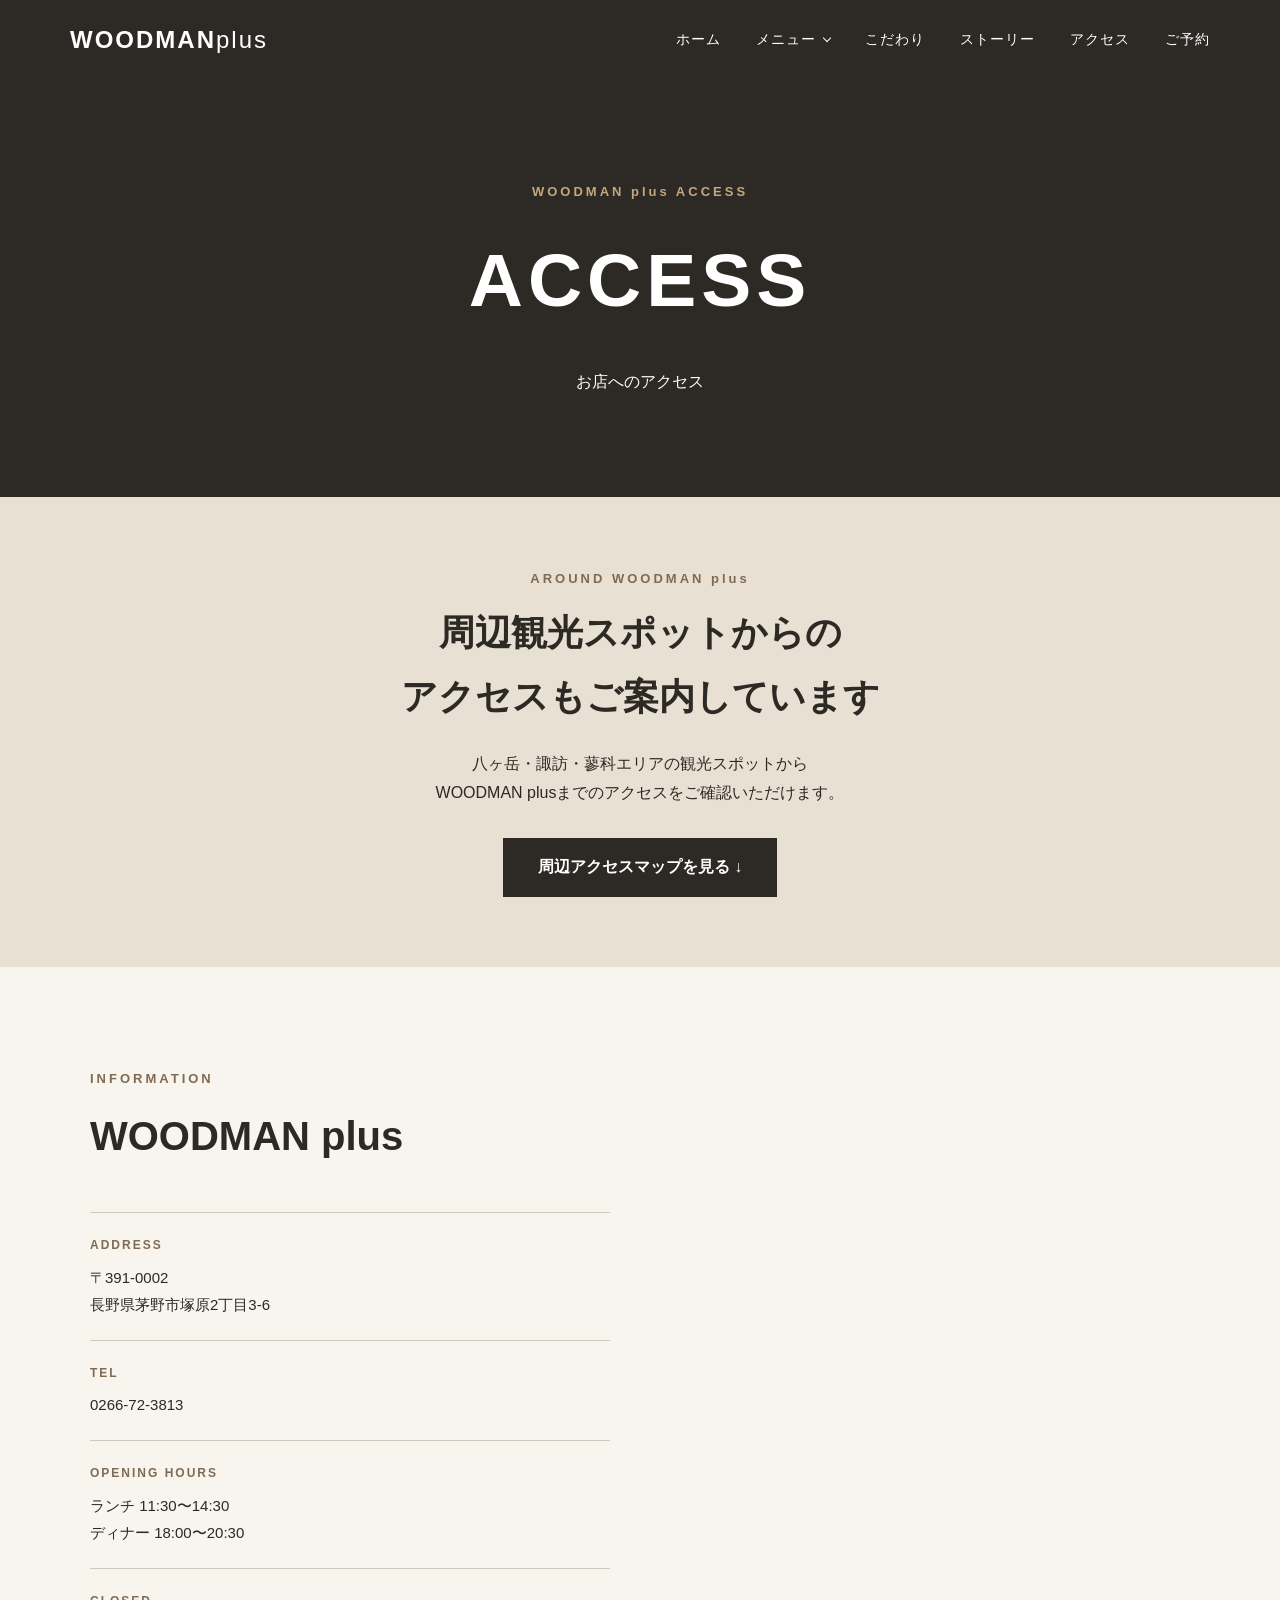
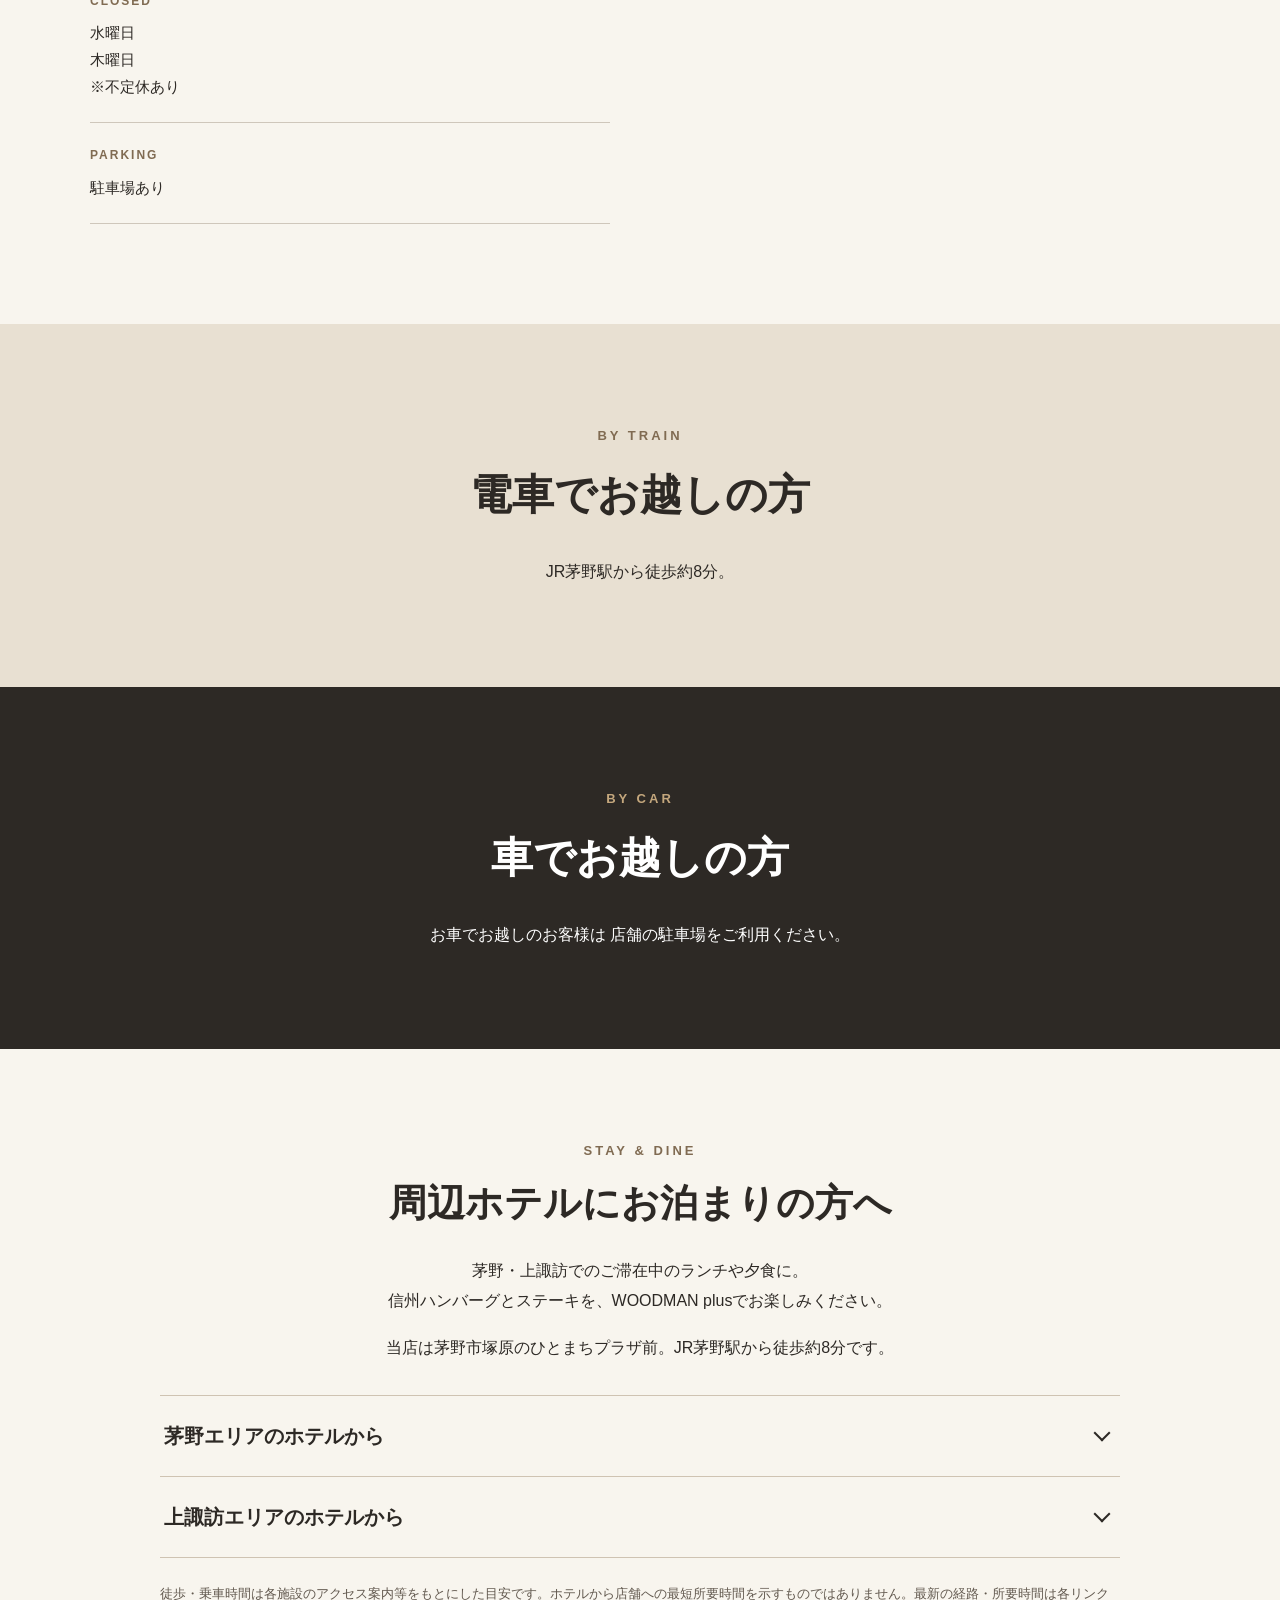
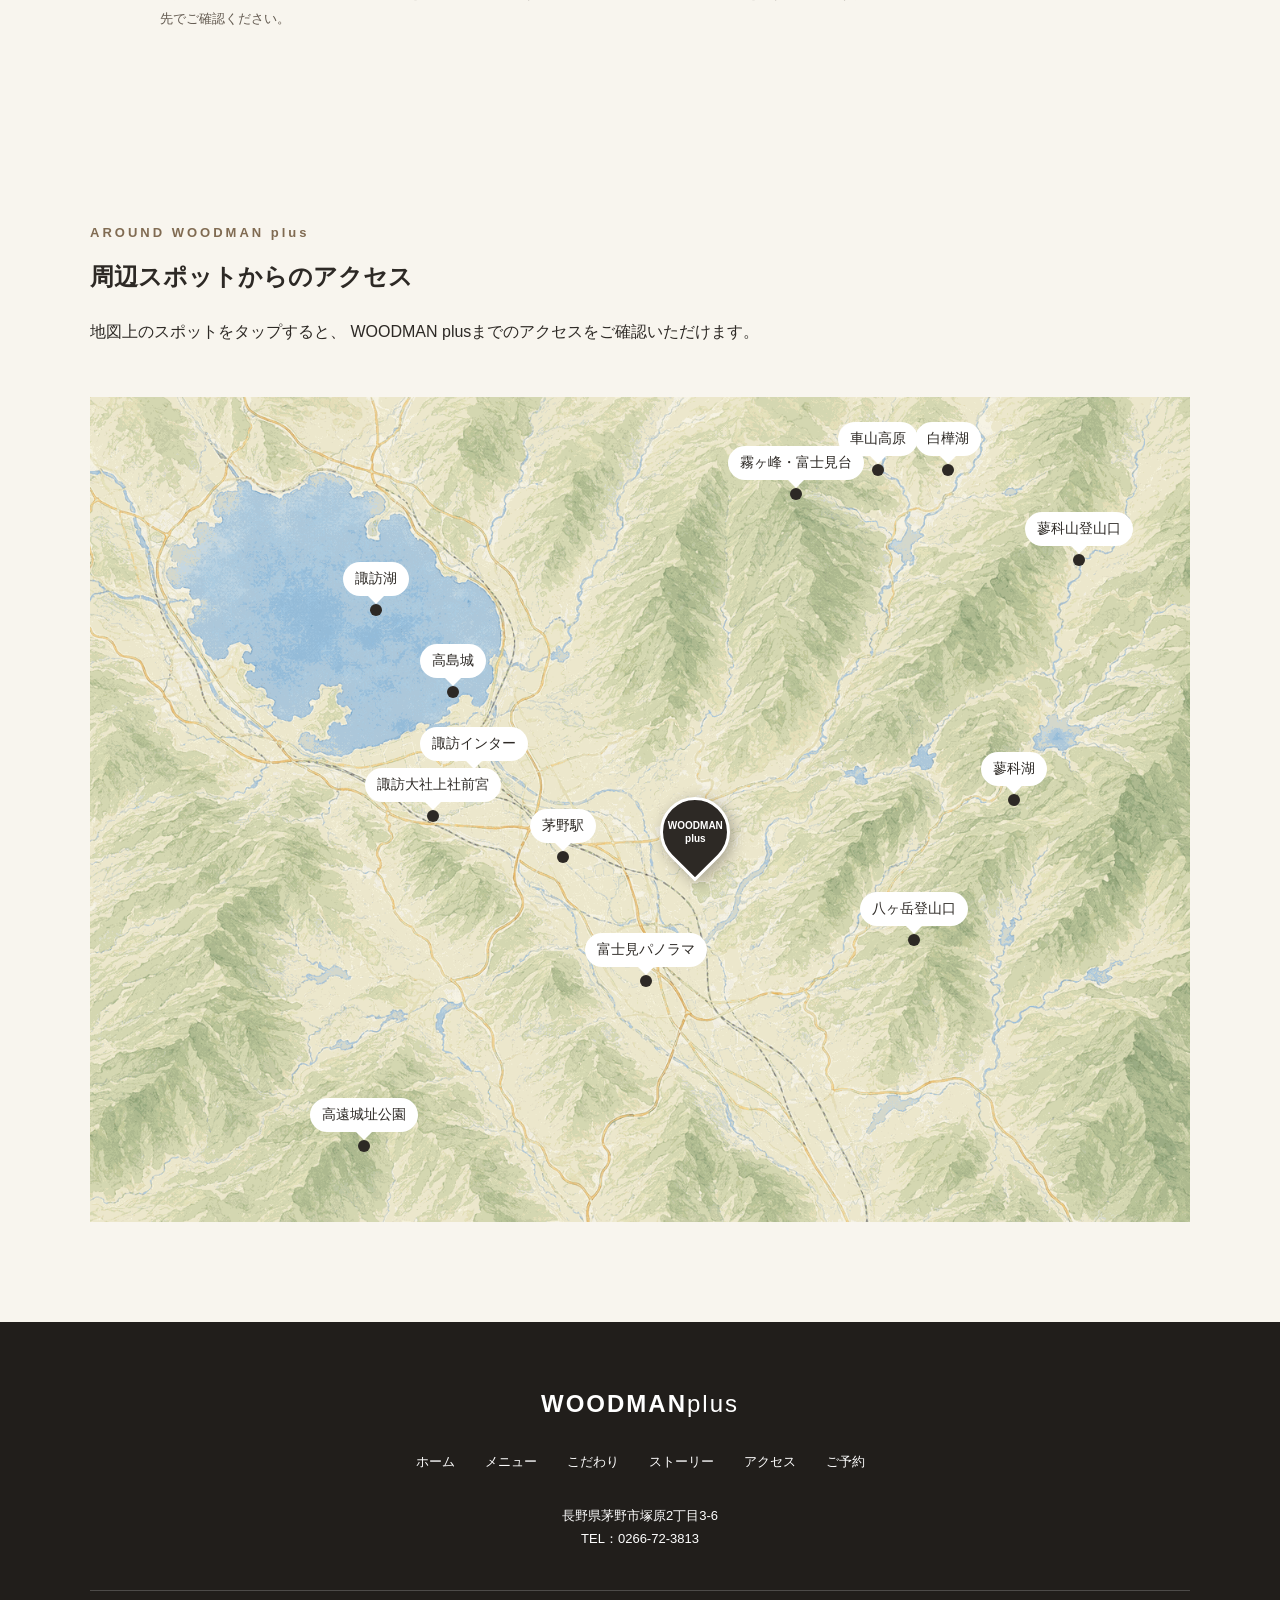
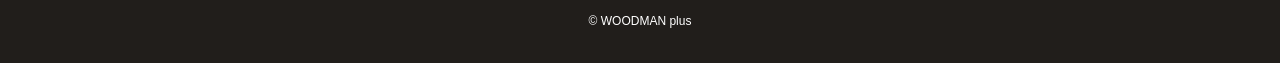
<file: access.html>
<!DOCTYPE html>

<html lang="ja">

<head>
    <meta charset="UTF-8">
    <meta name="viewport" content="width=device-width, initial-scale=1.0">
    <title>ACCESS｜WOODMAN PLUS</title>
    <link rel="stylesheet" href="css/style.css">
    <script src="js/script.js" defer></script>
</head>

<body>

<!-- ヘッダー -->
<header class="header">
    <div class="header-inner">

        <a href="index.html" class="logo">
            WOODMAN<span>plus</span>
        </a>

        <!-- PC用ナビゲーション -->
<nav class="nav">
    <a href="index.html">ホーム</a>
    <div class="nav-menu">
        <a class="nav-menu-link" href="menu.html">メニュー</a>
        <div class="nav-dropdown" aria-label="メニューの項目">
            <a href="menu.html#hamburg">ハンバーグ <span aria-hidden="true">→</span></a>
            <a href="menu.html#steak">ステーキ <span aria-hidden="true">→</span></a>
            <a href="menu.html#drink">ドリンク <span aria-hidden="true">→</span></a>
        </div>
    </div>
    <a href="commitment.html">こだわり</a>
    <a href="story.html">ストーリー</a>
    <a href="access.html">アクセス</a>
    <a href="reservation.html">ご予約</a>
</nav>

        <!-- スマホ用メニューボタン -->
        <button
            class="menu-button"
            id="menuButton"
            aria-label="メニューを開く">

            <span></span>
            <span></span>
            <span></span>

        </button>

    </div>

    <!-- スマホ用メニュー -->
<nav class="mobile-nav" id="mobileNav">
    <a href="index.html">ホーム</a>
    <div class="mobile-menu-row">
        <a href="menu.html">メニュー</a>
        <button class="mobile-subnav-toggle" type="button" aria-expanded="false" aria-controls="mobileMenuSubnav" aria-label="メニューの項目を開く">›</button>
    </div>
    <div class="mobile-subnav" id="mobileMenuSubnav" aria-label="メニューの項目">
        <a class="mobile-subnav-link" href="menu.html#hamburg">ハンバーグ</a>
        <a class="mobile-subnav-link" href="menu.html#steak">ステーキ</a>
        <a class="mobile-subnav-link" href="menu.html#drink">ドリンク</a>
    </div>
    <a href="commitment.html">こだわり</a>
    <a href="story.html">ストーリー</a>
    <a href="access.html">アクセス</a>
    <a href="reservation.html">ご予約</a>
</nav>

</header>


<!-- メイン -->
<main>

    <!-- ページタイトル -->
    <section class="page-hero">

        <div class="page-hero-inner">

            <p class="section-label">
                WOODMAN plus ACCESS
            </p>

            <h1>
                ACCESS
            </h1>

            <p>
                お店へのアクセス
            </p>

        </div>

    </section>


        <!-- 周辺アクセスマップへの案内 -->
    <section class="area-map-guide">

        <div class="area-map-guide-inner">

            <p class="section-label">
                AROUND WOODMAN plus
            </p>

            <h2>
                周辺観光スポットからの<br>
                アクセスもご案内しています
            </h2>

            <p>
                八ヶ岳・諏訪・蓼科エリアの観光スポットから<br>
                WOODMAN plusまでのアクセスをご確認いただけます。
            </p>

            <a
                href="#areaMap"
                class="area-map-button"
            >
                周辺アクセスマップを見る ↓
            </a>

        </div>

    </section>












    <!-- 店舗情報 -->
    <section class="access-section">

        <div class="access-inner">

            <!-- 店舗情報 -->
            <div class="access-information">

                <p class="section-label">
                    INFORMATION
                </p>

                <h2>
                    WOODMAN plus
                </h2>


                <div class="access-info-list">

                    <!-- 住所 -->
                    <div class="access-info-item">

                        <h3>
                            ADDRESS
                        </h3>

                        <p>
                            〒391-0002<br>
                            長野県茅野市塚原2丁目3-6
                        </p>

                    </div>


                    <!-- 電話番号 -->
                    <div class="access-info-item">

                        <h3>
                            TEL
                        </h3>

                        <p>
                            0266-72-3813
                        </p>

                    </div>


                    <!-- 営業時間 -->
                    <div class="access-info-item">

                        <h3>
                            OPENING HOURS
                        </h3>

                        <p>
                            ランチ 11:30〜14:30<br>
                            ディナー 18:00〜20:30
                        </p>

                    </div>


                    <!-- 定休日 -->
                    <div class="access-info-item">

                        <h3>
                            CLOSED
                        </h3>

                        <p>
                            水曜日<br>
                            木曜日<br>
                            ※不定休あり
                        </p>

                    </div>


                    <!-- 駐車場 -->
                    <div class="access-info-item">

                        <h3>
                            PARKING
                        </h3>

                        <p>
                            駐車場あり
                        </p>

                    </div>

                </div>

            </div>


            <!-- 店舗のGoogleマップ -->
            <div class="access-map">

                <iframe
                    src="https://www.google.com/maps?q=長野県茅野市塚原2丁目3-6&output=embed"
                    loading="lazy"
                    allowfullscreen>
                </iframe>

            </div>

        </div>

    </section>


    <!-- 電車でのアクセス -->
    <section class="access-route">

        <div class="access-route-inner">

            <p class="section-label">
                BY TRAIN
            </p>

            <h2>
                電車でお越しの方
            </h2>

            <p>
                JR茅野駅から徒歩約8分。
            </p>

        </div>

    </section>


    <!-- 車でのアクセス -->
    <section class="access-route access-route-dark">

        <div class="access-route-inner">

            <p class="section-label">
                BY CAR
            </p>

            <h2>
                車でお越しの方
            </h2>

            <p>
                お車でお越しのお客様は
                店舗の駐車場をご利用ください。
            </p>

        </div>

    </section>


    <!-- 周辺ホテルからのアクセス -->
    <section class="hotel-access" id="nearbyHotels" aria-labelledby="hotelAccessTitle">
        <div class="hotel-access-inner">
            <p class="section-label">STAY &amp; DINE</p>
            <h2 id="hotelAccessTitle">周辺ホテルにお泊まりの方へ</h2>
            <p class="hotel-access-intro">茅野・上諏訪でのご滞在中のランチや夕食に。<br>信州ハンバーグとステーキを、WOODMAN plusでお楽しみください。</p>
            <p class="hotel-access-location">当店は茅野市塚原のひとまちプラザ前。JR茅野駅から徒歩約8分です。</p>

            <details class="hotel-access-group">
                <summary>茅野エリアのホテルから<span class="hotel-access-toggle" aria-hidden="true"></span></summary>
                <div class="hotel-access-list">
                    <article class="hotel-access-card">
                        <h3>ホテルわかみず・ビジネス旅館わかみず</h3>
                        <p>茅野駅までは徒歩約5分。駅から当店までは徒歩約8分です。直接の道順は、経路検索でご確認いただけます。</p>
                        <a class="text-link" href="https://www.google.com/maps/dir/?api=1&amp;origin=ホテルわかみず+長野県茅野市仲町12-7&amp;destination=WOODMAN+plus+長野県茅野市塚原2丁目3-6&amp;travelmode=walking" target="_blank" rel="noopener noreferrer">徒歩の経路を見る<span class="hotel-access-sr-only">（ホテルわかみずから・新しいタブで開きます）</span> →</a>
                    </article>
                    <article class="hotel-access-card">
                        <h3>ちのステーションホテル</h3>
                        <p>茅野駅までは徒歩約2分。駅から当店までは徒歩約8分です。ご宿泊中のお食事に、散策を兼ねてお立ち寄りください。</p>
                        <a class="text-link" href="https://www.google.com/maps/dir/?api=1&amp;origin=ちのステーションホテル+長野県茅野市ちの3556-1&amp;destination=WOODMAN+plus+長野県茅野市塚原2丁目3-6&amp;travelmode=walking" target="_blank" rel="noopener noreferrer">徒歩の経路を見る<span class="hotel-access-sr-only">（ちのステーションホテルから・新しいタブで開きます）</span> →</a>
                    </article>
                    <article class="hotel-access-card">
                        <h3>ホテルちの</h3>
                        <p>茅野駅までは徒歩約13分。駅から当店までは徒歩約8分です。ホテルから当店への直接の道順は、経路検索でご確認ください。</p>
                        <a class="text-link" href="https://www.google.com/maps/dir/?api=1&amp;origin=ホテルちの+長野県茅野市宮川4395-1&amp;destination=WOODMAN+plus+長野県茅野市塚原2丁目3-6&amp;travelmode=walking" target="_blank" rel="noopener noreferrer">徒歩の経路を見る<span class="hotel-access-sr-only">（ホテルちのから・新しいタブで開きます）</span> →</a>
                    </article>
                    <article class="hotel-access-card">
                        <h3>カンデオホテルズ茅野</h3>
                        <p>お車・タクシーでお越しの際は、当店への直接の経路をご確認ください。タクシーでは「茅野市塚原2丁目3-6、ひとまちプラザ前のウッドマンplus」とお伝えいただけます。</p>
                        <a class="text-link" href="https://www.google.com/maps/dir/?api=1&amp;origin=カンデオホテルズ茅野+長野県茅野市中沖2-7&amp;destination=WOODMAN+plus+長野県茅野市塚原2丁目3-6&amp;travelmode=driving" target="_blank" rel="noopener noreferrer">車の経路・所要時間を見る<span class="hotel-access-sr-only">（カンデオホテルズ茅野から・新しいタブで開きます）</span> →</a>
                    </article>
                </div>
            </details>

            <details class="hotel-access-group">
                <summary>上諏訪エリアのホテルから<span class="hotel-access-toggle" aria-hidden="true"></span></summary>
                <div class="hotel-access-list">
                    <p class="hotel-access-train">上諏訪駅からは、JR中央本線の茅野・甲府方面の普通列車で茅野駅へ約6分。茅野駅から当店まで徒歩約8分です。列車の待ち時間・駅構内の移動時間は別途かかります。</p>
                    <article class="hotel-access-card">
                        <h3>ホテルルートイン上諏訪</h3>
                        <p>ホテルから上諏訪駅まで徒歩約5分。茅野駅まで電車をご利用いただき、駅から徒歩でお越しいただけます。</p>
                        <a class="text-link" href="https://www.google.com/maps/dir/?api=1&amp;origin=ホテルルートイン上諏訪+長野県諏訪市湖岸通り4-9-25&amp;destination=WOODMAN+plus+長野県茅野市塚原2丁目3-6&amp;travelmode=transit" target="_blank" rel="noopener noreferrer">電車・徒歩の経路を見る<span class="hotel-access-sr-only">（ホテルルートイン上諏訪から・新しいタブで開きます）</span> →</a>
                    </article>
                    <article class="hotel-access-card">
                        <h3>ネオステーションホテル上諏訪</h3>
                        <p>ホテルから上諏訪駅まで徒歩約6分。JR中央本線で茅野駅へ移動し、当店へお越しください。</p>
                        <a class="text-link" href="https://www.google.com/maps/dir/?api=1&amp;origin=ネオステーションホテル上諏訪+長野県諏訪市大手2-17-12&amp;destination=WOODMAN+plus+長野県茅野市塚原2丁目3-6&amp;travelmode=transit" target="_blank" rel="noopener noreferrer">電車・徒歩の経路を見る<span class="hotel-access-sr-only">（ネオステーションホテル上諏訪から・新しいタブで開きます）</span> →</a>
                    </article>
                    <article class="hotel-access-card">
                        <h3>諏訪シティホテル成田屋</h3>
                        <p>ホテルから上諏訪駅まで徒歩約2分。電車で茅野駅へ、下車後は徒歩で当店へお越しいただけます。</p>
                        <a class="text-link" href="https://www.google.com/maps/dir/?api=1&amp;origin=諏訪シティホテル成田屋+長野県諏訪市大手1-14-5&amp;destination=WOODMAN+plus+長野県茅野市塚原2丁目3-6&amp;travelmode=transit" target="_blank" rel="noopener noreferrer">電車・徒歩の経路を見る<span class="hotel-access-sr-only">（諏訪シティホテル成田屋から・新しいタブで開きます）</span> →</a>
                    </article>
                    <article class="hotel-access-card">
                        <h3>ルーピアイン南湖</h3>
                        <p>ホテルから上諏訪駅まで徒歩約3分。上諏訪でのご滞在中に、電車で茅野へ足を延ばしてのお食事はいかがでしょうか。</p>
                        <a class="text-link" href="https://www.google.com/maps/dir/?api=1&amp;origin=ルーピアイン南湖+長野県諏訪市湖岸通り3-3-4&amp;destination=WOODMAN+plus+長野県茅野市塚原2丁目3-6&amp;travelmode=transit" target="_blank" rel="noopener noreferrer">電車・徒歩の経路を見る<span class="hotel-access-sr-only">（ルーピアイン南湖から・新しいタブで開きます）</span> →</a>
                    </article>
                    <article class="hotel-access-card">
                        <h3>ビジネスホテル シェ・モア</h3>
                        <p>ホテルから上諏訪駅まで徒歩約3分。JR中央本線で茅野駅へ移動し、下車後は徒歩で当店へお越しください。</p>
                        <a class="text-link" href="https://www.google.com/maps/dir/?api=1&amp;origin=ビジネスホテル+シェモア+長野県諏訪市湖岸通り4-12-1&amp;destination=WOODMAN+plus+長野県茅野市塚原2丁目3-6&amp;travelmode=transit" target="_blank" rel="noopener noreferrer">電車・徒歩の経路を見る<span class="hotel-access-sr-only">（ビジネスホテル シェ・モアから・新しいタブで開きます）</span> →</a>
                    </article>
                </div>
            </details>
            <p class="hotel-access-note">徒歩・乗車時間は各施設のアクセス案内等をもとにした目安です。ホテルから店舗への最短所要時間を示すものではありません。最新の経路・所要時間は各リンク先でご確認ください。</p>
        </div>
    </section>

    <!-- =========================
         周辺からのアクセスマップ
    ========================= -->

    <section class="area-access" id="areaMap">

        <div class="area-access-inner">

            <p class="section-label">
                AROUND WOODMAN plus
            </p>

            <h2>
                周辺スポットからのアクセス
            </h2>

            <p class="area-access-text">
                地図上のスポットをタップすると、
                WOODMAN plusまでのアクセスをご確認いただけます。
            </p>


            <!-- =========================
                 広域マップ
                 ここに自分で作った地図画像を入れる
            ========================= -->

            <div class="interactive-map">

                <img
                    src="images/area-map.png"
                    alt="WOODMAN PLUS周辺マップ"
                >


                <!-- 高島城 -->
                <button
                    class="map-point point-takashima"
                    data-spot="takashima"
                    type="button">

                    高島城

                </button>


                <!-- 諏訪湖 -->
                <button
                    class="map-point point-suwako"
                    data-spot="suwako"
                    type="button">

                    諏訪湖

                </button>


                <!-- 茅野駅 -->
                <button
                    class="map-point point-chino-station"
                    data-spot="chino-station"
                    type="button">

                    茅野駅

                </button>


                <!-- 蓼科湖 -->
                <button
                    class="map-point point-tateshina-lake"
                    data-spot="tateshina-lake"
                    type="button">

                    蓼科湖

                </button>


                <!-- 白樺湖 -->
                <button
                    class="map-point point-shirakaba-lake"
                    data-spot="shirakaba-lake"
                    type="button">

                    白樺湖

                </button>


                <!-- 車山高原 -->
                <button
                    class="map-point point-kurumayama"
                    data-spot="kurumayama"
                    type="button">

                    車山高原

                </button>


                <!-- 霧ヶ峰・富士見台 -->
                <button
                    class="map-point point-kirigamine"
                    data-spot="kirigamine"
                    type="button">

                    霧ヶ峰・富士見台

                </button>


                <!-- 八ヶ岳登山口 -->
                <button
                    class="map-point point-yatsugatake"
                    data-spot="yatsugatake"
                    type="button">

                    八ヶ岳登山口

                </button>


                <!-- 蓼科山登山口 -->
                <button
                    class="map-point point-tateshina-mountain"
                    data-spot="tateshina-mountain"
                    type="button">

                    蓼科山登山口

                </button>


                <!-- 諏訪インター -->
                <button
                    class="map-point point-suwa-inter"
                    data-spot="suwa-inter"
                    type="button">

                    諏訪インター

                </button>


                <!-- 諏訪大社上社前宮 -->
                <button
                    class="map-point point-suwa-taisha"
                    data-spot="suwa-taisha"
                    type="button">

                    諏訪大社上社前宮

                </button>


                <!-- 富士見パノラマリゾート -->
                <button
                    class="map-point point-fujimi"
                    data-spot="fujimi"
                    type="button">

                    富士見パノラマ

                </button>


                <!-- 高遠城址公園 -->
                <button
                    class="map-point point-takato"
                    data-spot="takato"
                    type="button">

                    高遠城址公園

                </button>


<!-- WOODMAN PLUS -->
<div class="map-shop-point">

    <div class="shop-pin">

        <span>
            WOODMAN<br>
            plus
        </span>

    </div>

</div>




                <!-- スポット詳細ポップアップ -->
<div
    class="spot-detail"
    id="spotDetail">

</div>

            </div>




        </div>

    </section>

</main>


<!-- フッター -->
<footer class="footer">

    <div class="footer-inner">

        <div class="footer-logo">
            WOODMAN<span>plus</span>
        </div>


<nav class="footer-nav">
    <a href="index.html">ホーム</a>
    <a href="menu.html">メニュー</a>
    <a href="commitment.html">こだわり</a>
    <a href="story.html">ストーリー</a>
    <a href="access.html">アクセス</a>
    <a href="reservation.html">ご予約</a>
</nav>


        <p class="footer-address">

            長野県茅野市塚原2丁目3-6<br>
            TEL：0266-72-3813

        </p>


        <p class="copyright">
            © WOODMAN plus
        </p>

    </div>

</footer>

</body>

</html>
</file>
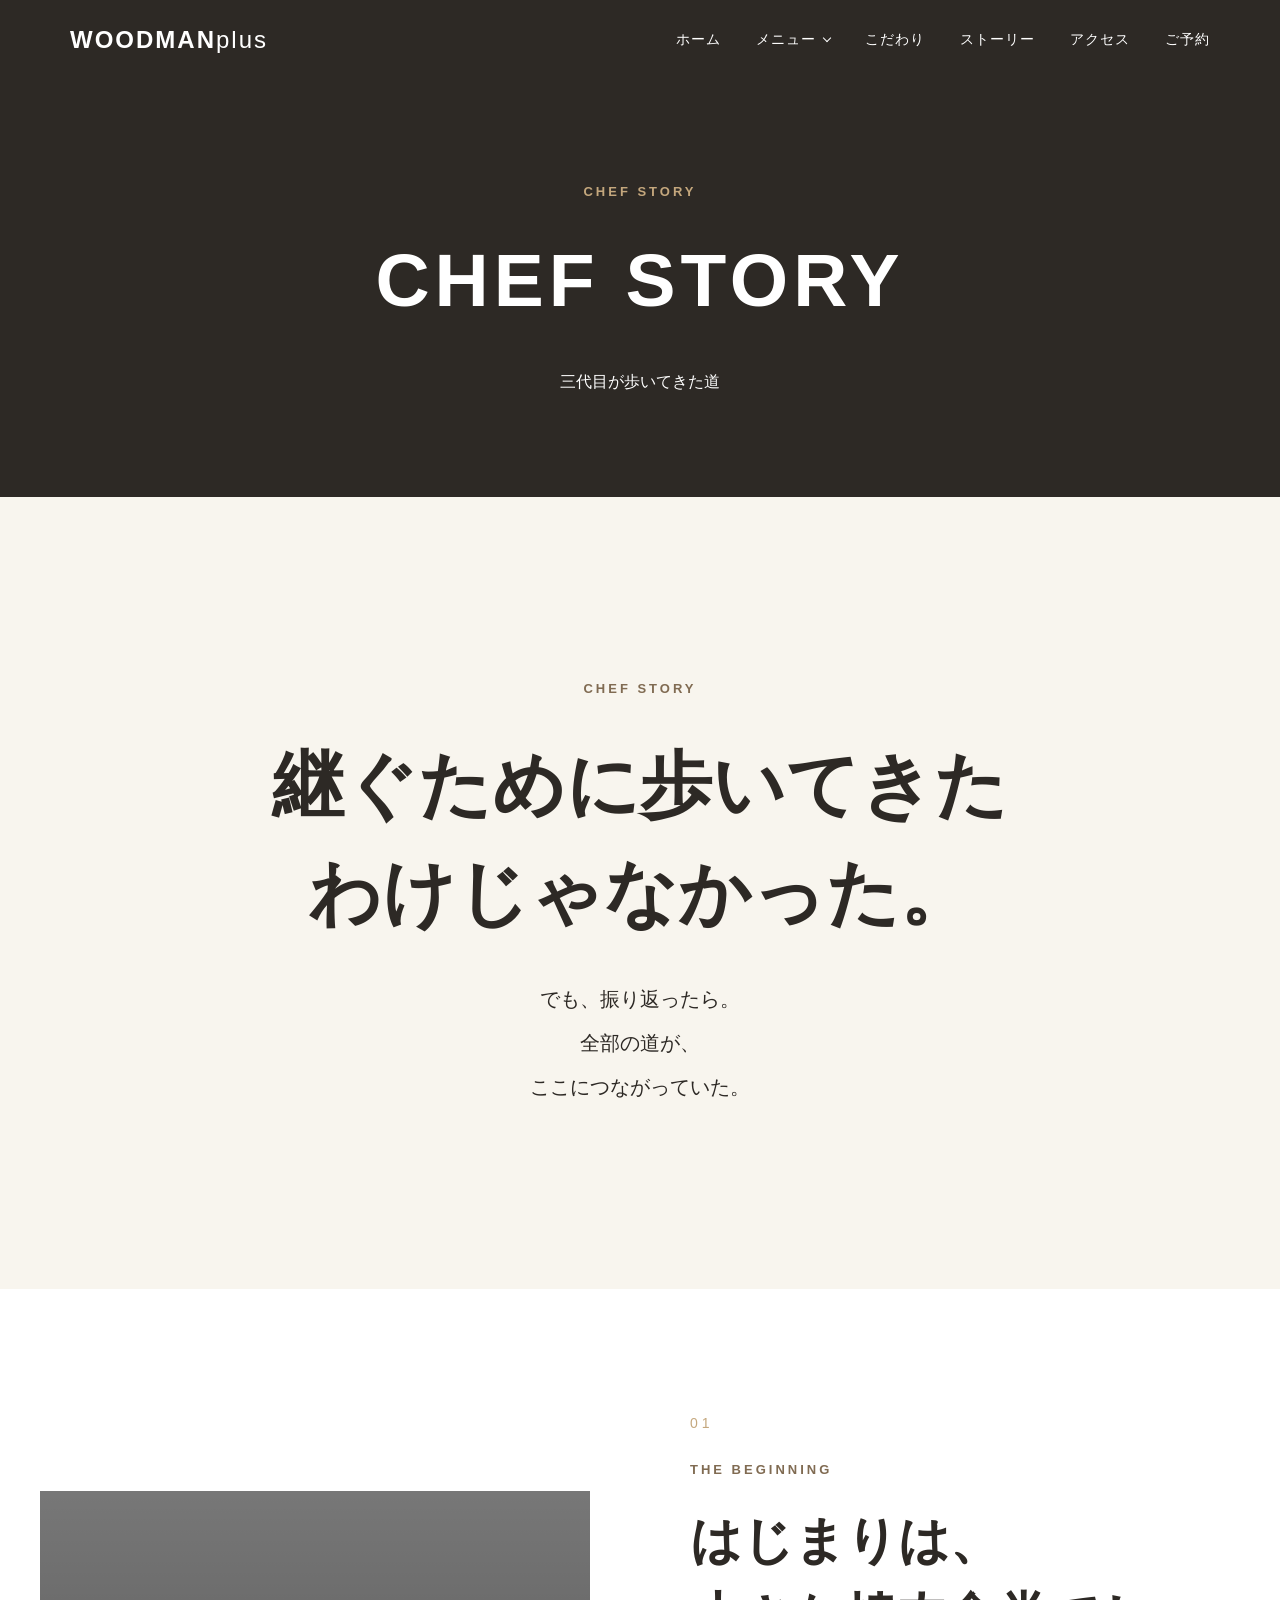
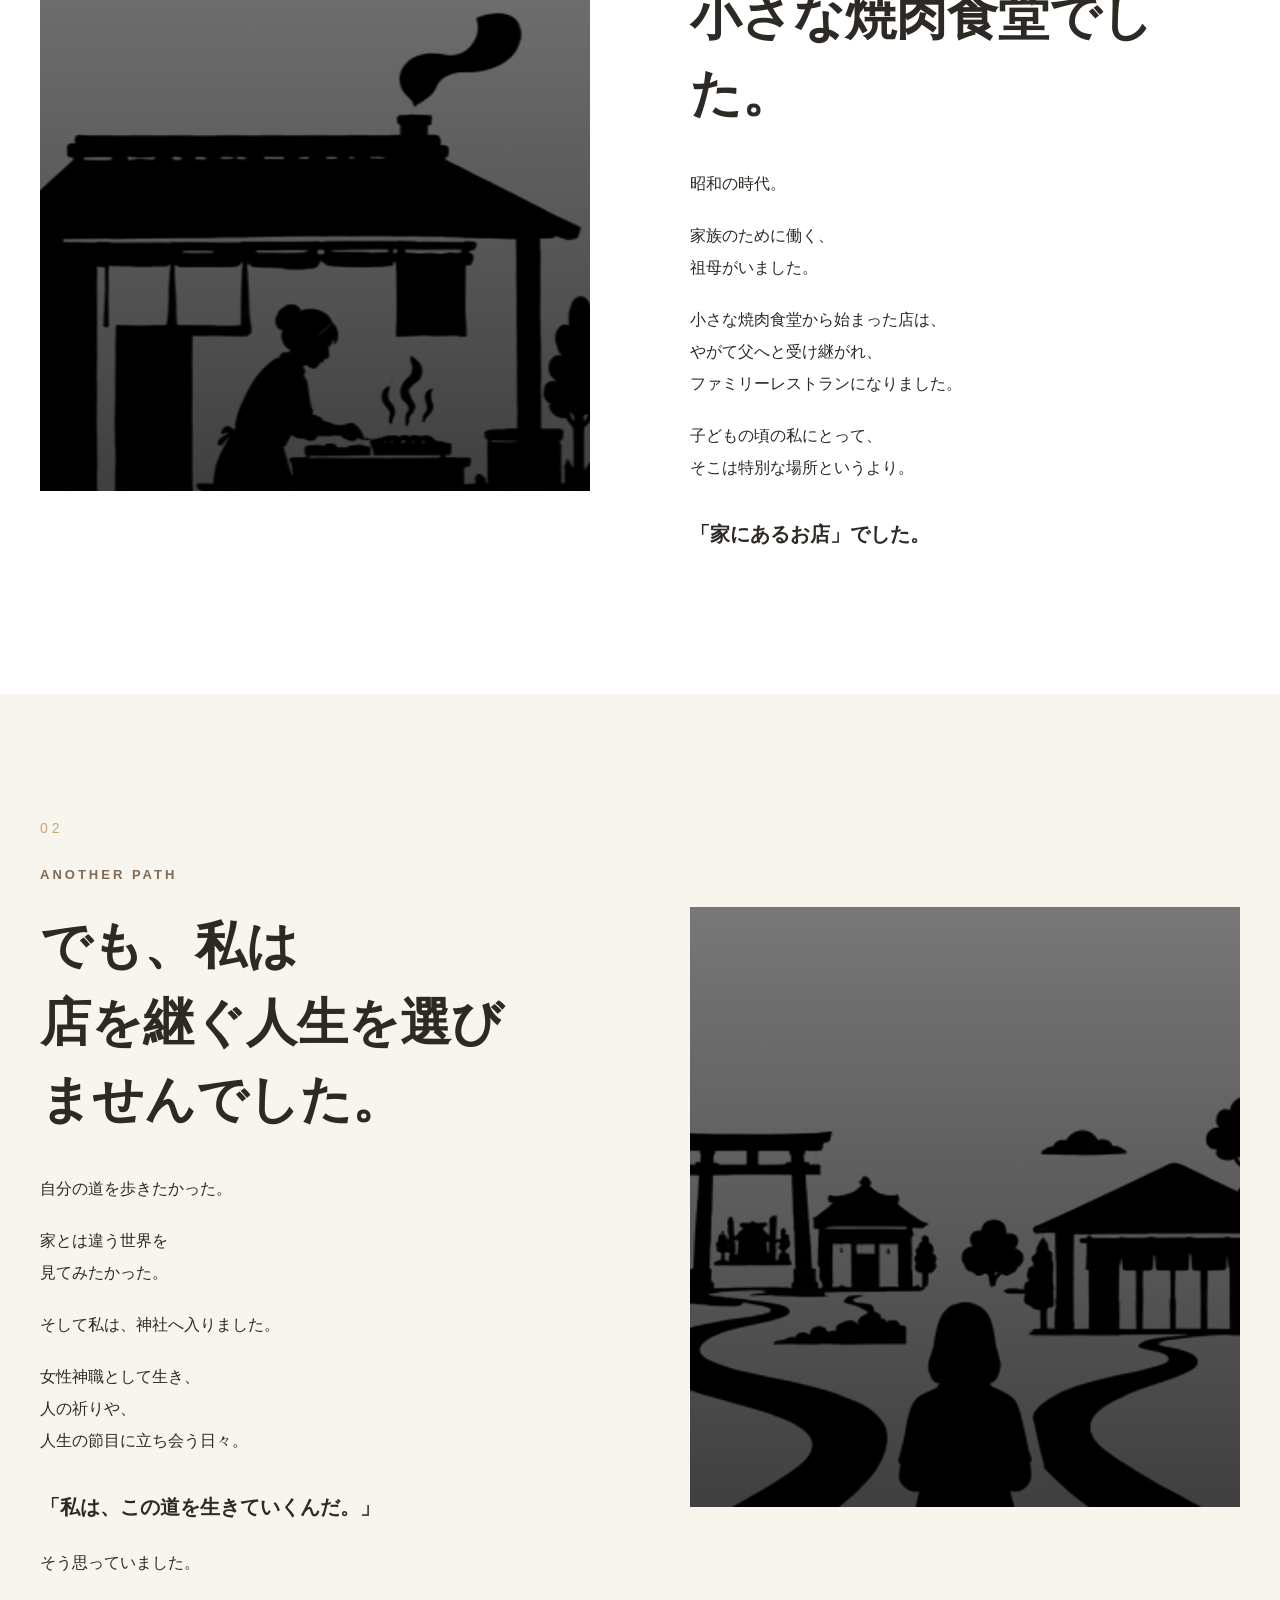
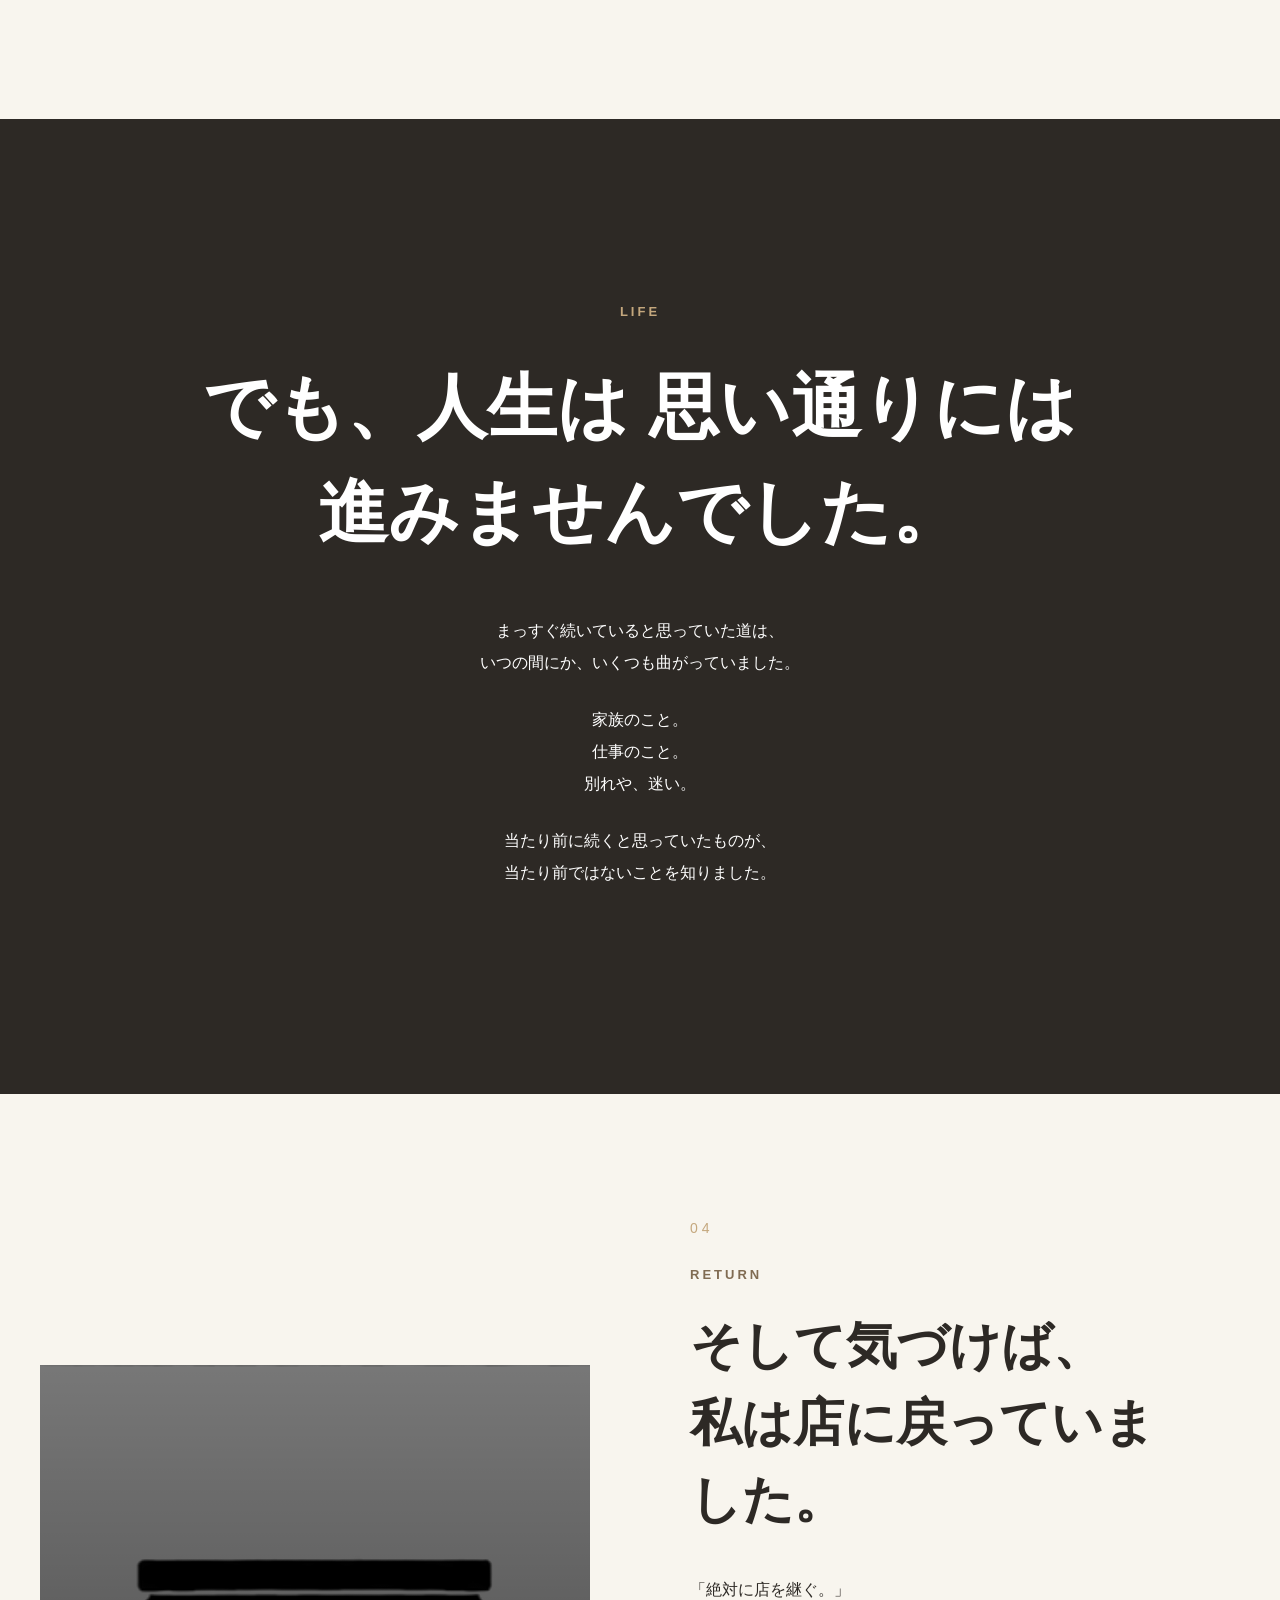
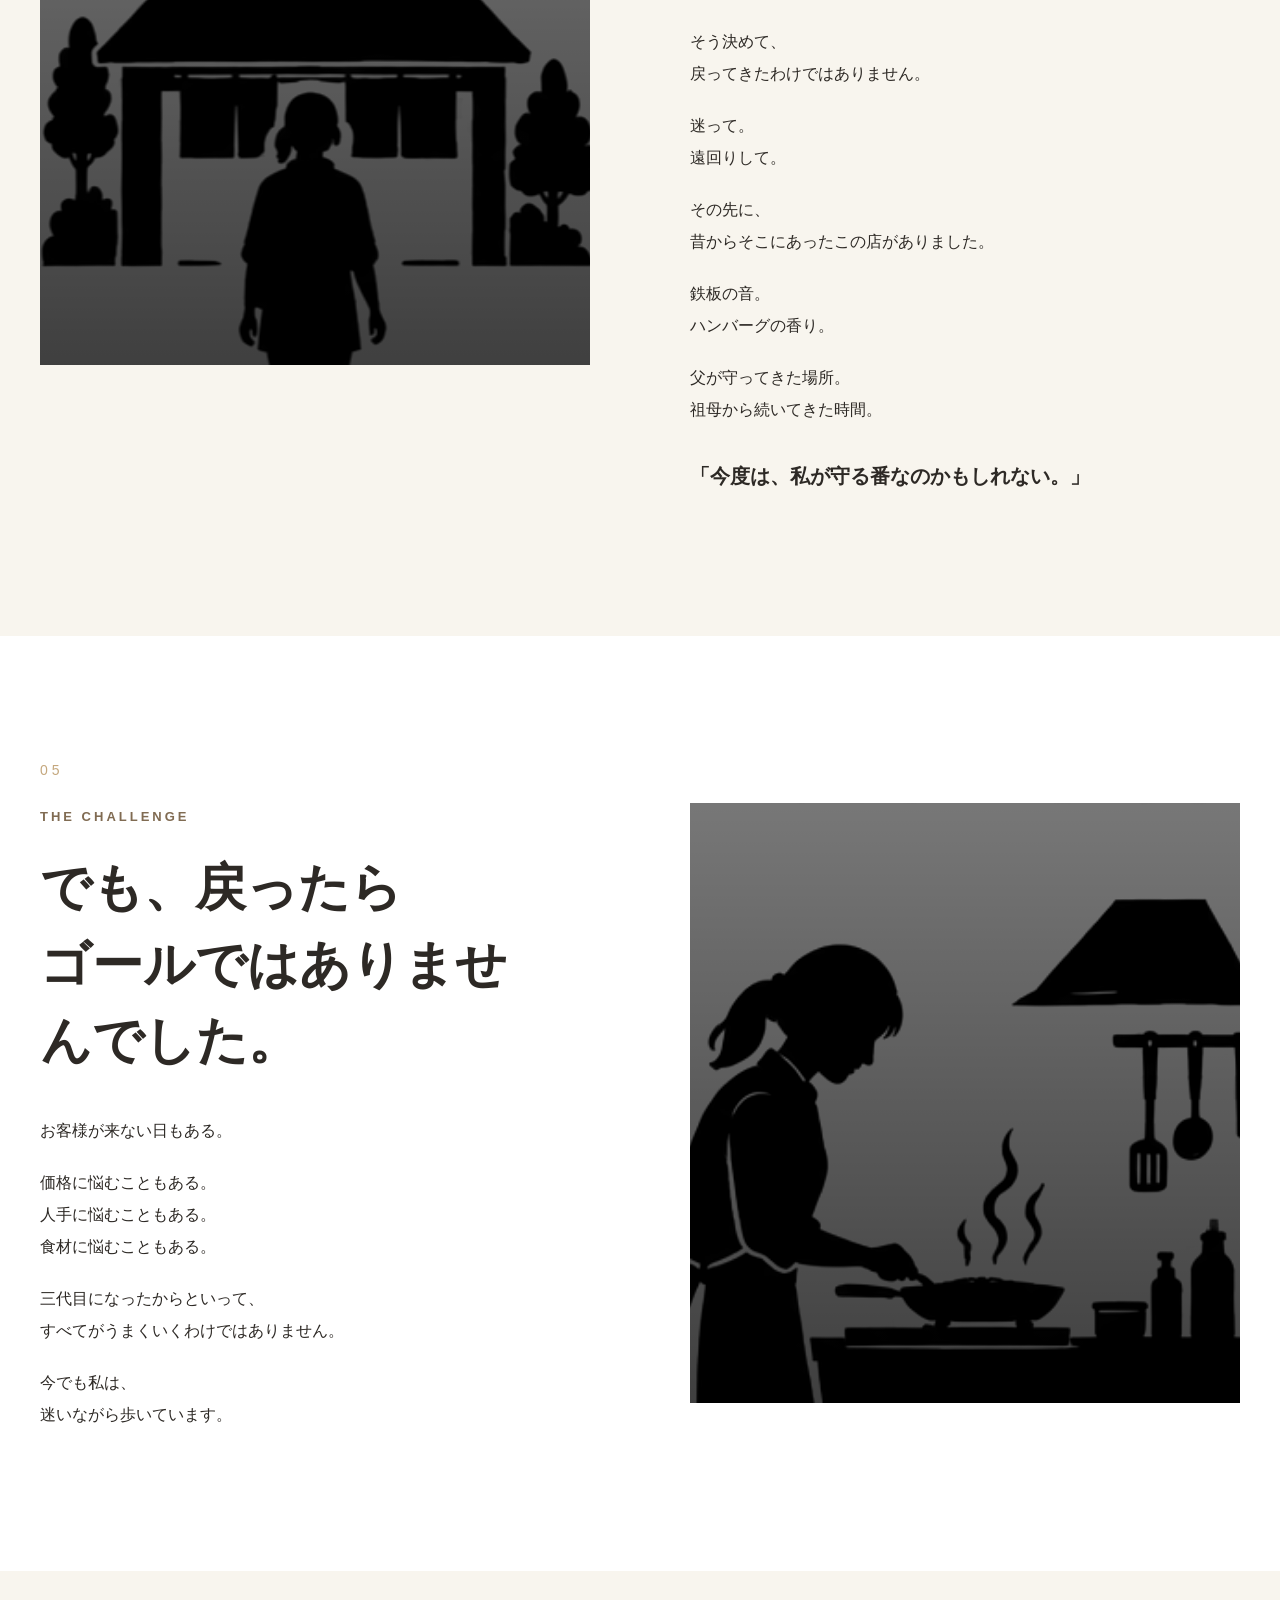
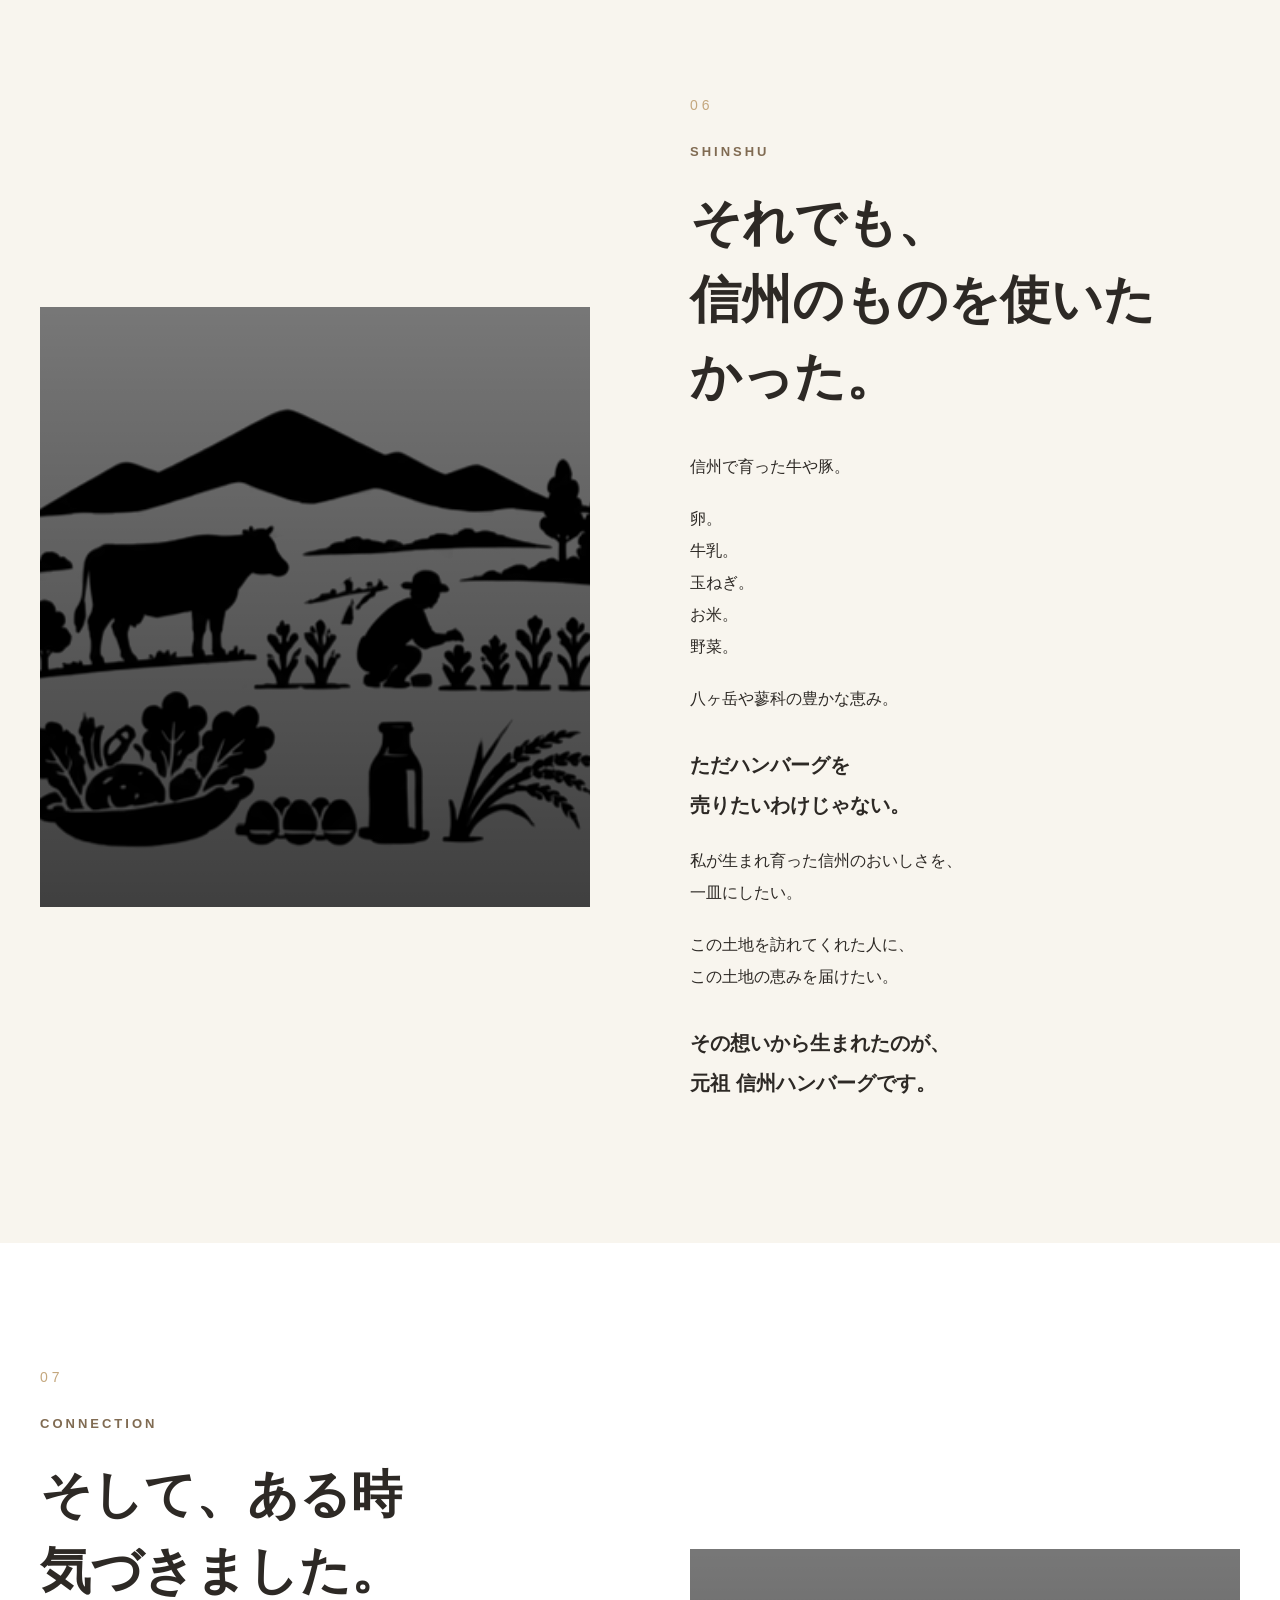
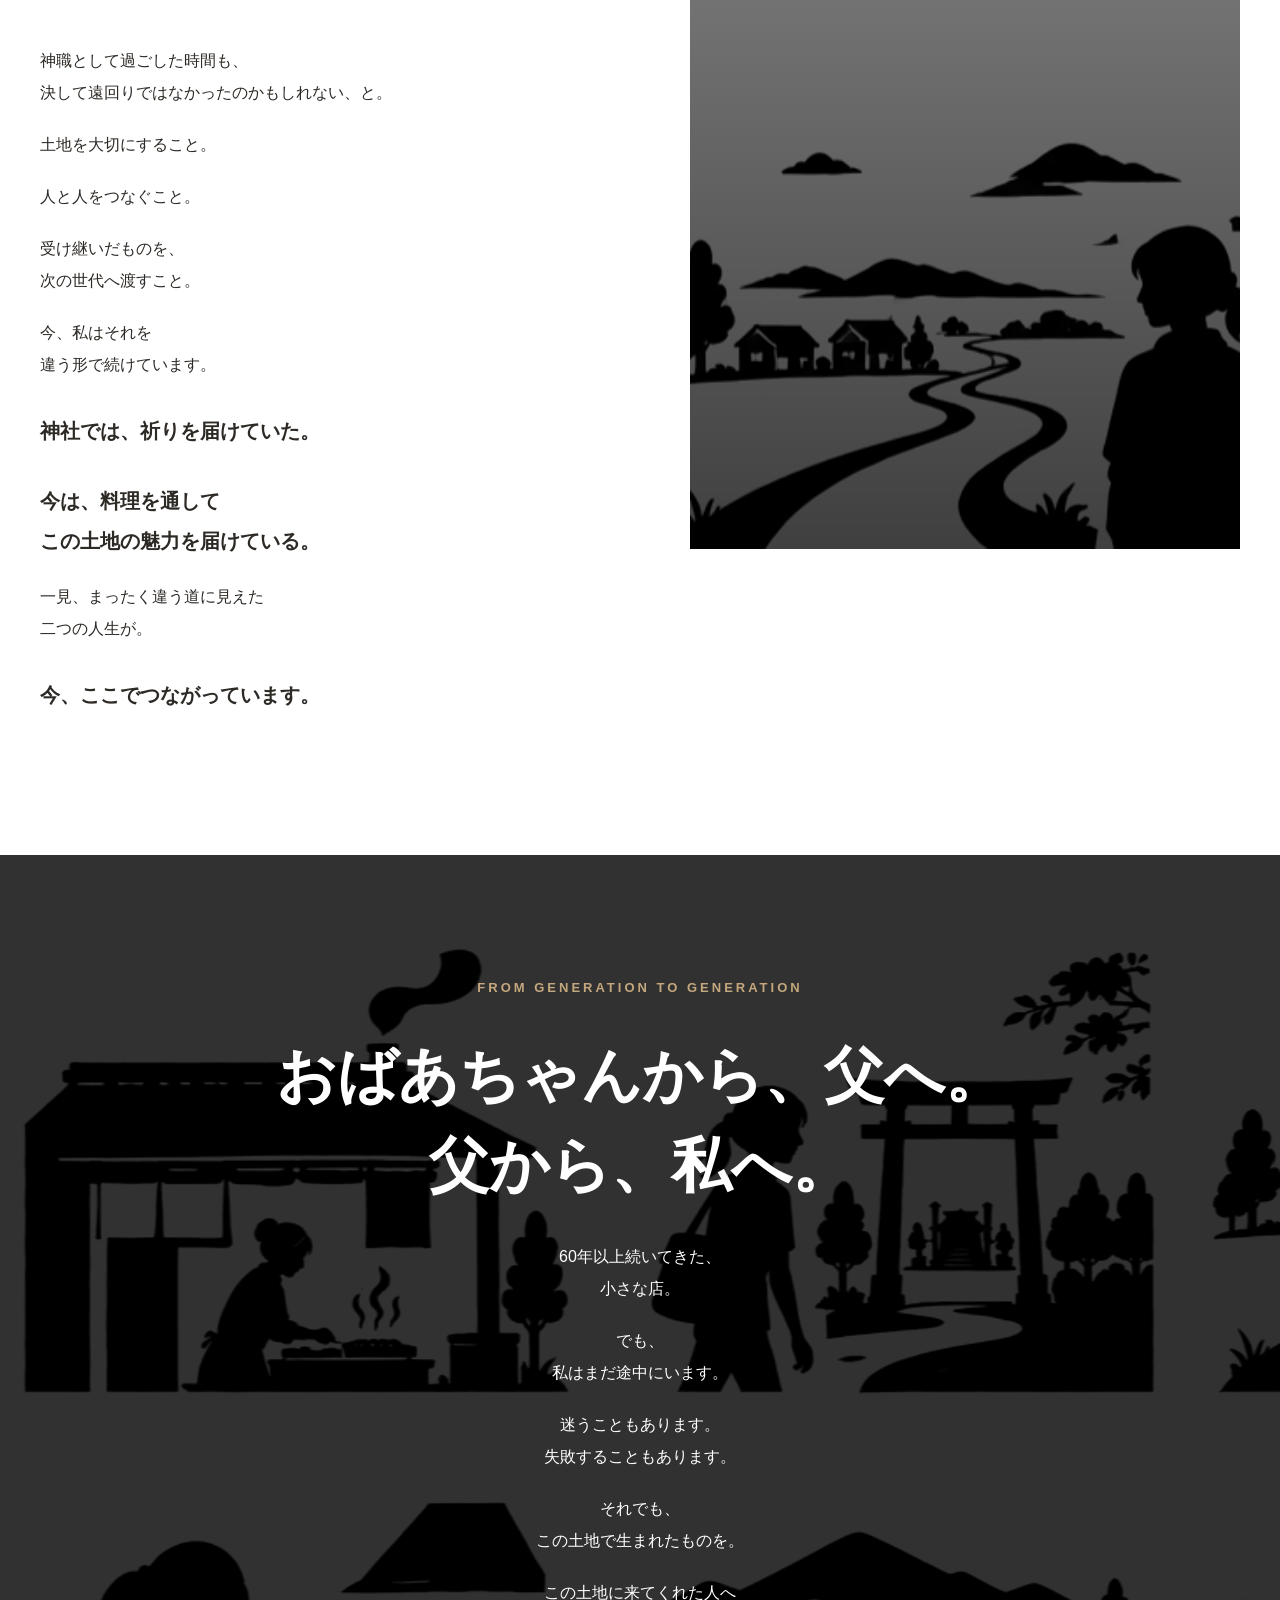
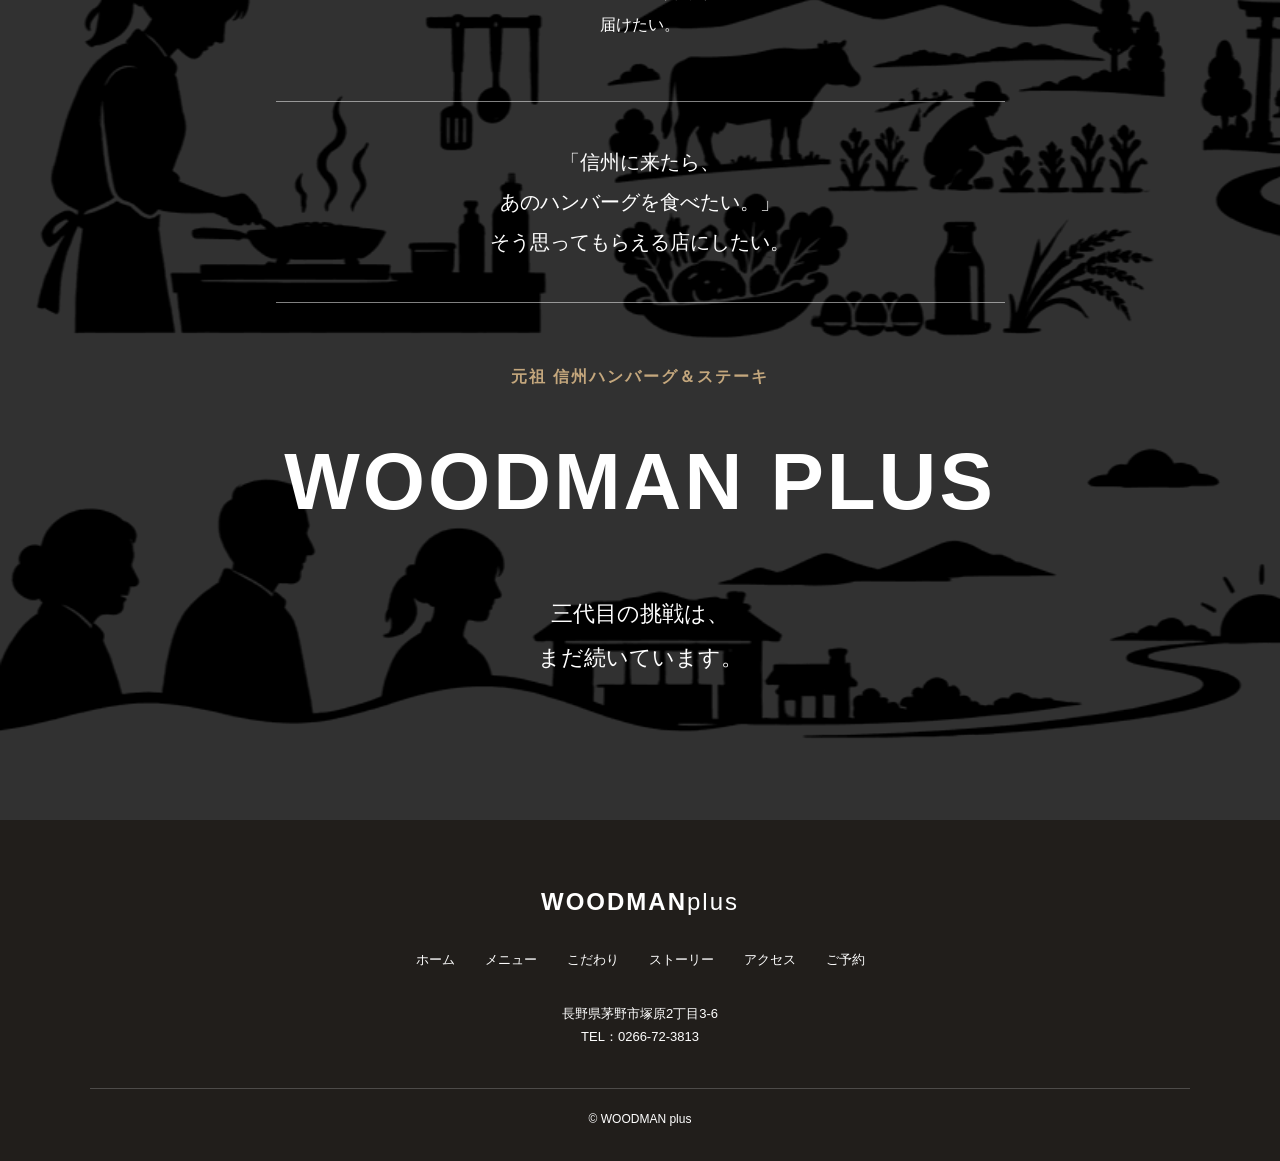
<file: chef-story.html>
<!DOCTYPE html>

<html lang="ja">

<head>

    <meta charset="UTF-8">

    <meta
        name="viewport"
        content="width=device-width, initial-scale=1.0"
    >

    <title>CHEF STORY｜WOODMAN plus</title>

    <link
        rel="stylesheet"
        href="css/style.css"
    >

    <script
        src="js/script.js"
        defer
    ></script>

</head>


<body>


<!-- =========================
     ヘッダー
========================= -->

<header class="header">

    <div class="header-inner">

        <a
            href="index.html"
            class="logo"
        >

            WOODMAN<span>plus</span>

        </a>


        <!-- PC用ナビゲーション -->

        <nav class="nav">

            <a href="index.html">
                ホーム
            </a>

            <div class="nav-menu">
                <a class="nav-menu-link" href="menu.html">メニュー</a>
                <div class="nav-dropdown" aria-label="メニューの項目">
                    <a href="menu.html#hamburg">ハンバーグ <span aria-hidden="true">→</span></a>
                    <a href="menu.html#steak">ステーキ <span aria-hidden="true">→</span></a>
                    <a href="menu.html#drink">ドリンク <span aria-hidden="true">→</span></a>
                </div>
            </div>

            <a href="commitment.html">
                こだわり
            </a>

            <a href="story.html">
                ストーリー
            </a>

            <a href="access.html">
                アクセス
            </a>

            <a href="reservation.html">
                ご予約
            </a>

        </nav>


        <!-- スマホ用メニューボタン -->

        <button
            class="menu-button"
            id="menuButton"
            aria-label="メニューを開く"
        >

            <span></span>
            <span></span>
            <span></span>

        </button>

    </div>


    <!-- スマホ用ナビゲーション -->

    <nav
        class="mobile-nav"
        id="mobileNav"
    >

        <a href="index.html">
            ホーム
        </a>

        <div class="mobile-menu-row">
            <a href="menu.html">メニュー</a>
            <button class="mobile-subnav-toggle" type="button" aria-expanded="false" aria-controls="mobileMenuSubnav" aria-label="メニューの項目を開く">›</button>
        </div>
        <div class="mobile-subnav" id="mobileMenuSubnav" aria-label="メニューの項目">
            <a class="mobile-subnav-link" href="menu.html#hamburg">ハンバーグ</a>
            <a class="mobile-subnav-link" href="menu.html#steak">ステーキ</a>
            <a class="mobile-subnav-link" href="menu.html#drink">ドリンク</a>
        </div>

        <a href="commitment.html">
            こだわり
        </a>

        <a href="story.html">
            ストーリー
        </a>

        <a href="access.html">
            アクセス
        </a>

        <a href="reservation.html">
            ご予約
        </a>

    </nav>

</header>



<!-- =========================
     メイン
========================= -->

<main>


    <!-- =========================
         ページタイトル
    ========================= -->

    <section class="page-hero story-page-hero">

        <div class="page-hero-inner">

            <p class="section-label">
                CHEF STORY
            </p>

            <h1>
                CHEF STORY
            </h1>

            <p>
                三代目が歩いてきた道
            </p>

        </div>

    </section>



    <!-- =========================
         オープニング
    ========================= -->

    <section class="story-opening">

        <div class="story-opening-inner story-reveal">

            <p class="section-label">
                CHEF STORY
            </p>

            <h2>
                継ぐために歩いてきた<br>
                わけじゃなかった。
            </h2>

            <p class="story-opening-text">

                でも、振り返ったら。<br>

                全部の道が、<br>

                ここにつながっていた。

            </p>

        </div>

    </section>



    <!-- =========================
         01 はじまり
    ========================= -->

    <section class="story-scene">

        <div class="story-scene-inner">


            <!-- 写真 -->

            <div class="story-visual story-reveal">

                <img
                    src="images/storys-01.png"
                    alt="店の歴史を感じる風景"
                >

            </div>


            <!-- 文章 -->

            <div class="story-content story-reveal">

                <p class="story-number">
                    01
                </p>

                <p class="section-label">
                    THE BEGINNING
                </p>

                <h2>
                    はじまりは、<br>
                    小さな焼肉食堂でした。
                </h2>

                <p>
                    昭和の時代。
                </p>

                <p>
                    家族のために働く、<br>
                    祖母がいました。
                </p>

                <p>
                    小さな焼肉食堂から始まった店は、<br>
                    やがて父へと受け継がれ、<br>
                    ファミリーレストランになりました。
                </p>

                <p>
                    子どもの頃の私にとって、<br>
                    そこは特別な場所というより。
                </p>

                <p class="story-emphasis">
                    「家にあるお店」でした。
                </p>

            </div>

        </div>

    </section>



    <!-- =========================
         02 別の道
    ========================= -->

    <section class="story-scene story-scene-reverse">

        <div class="story-scene-inner">


            <!-- 写真 -->

            <div class="story-visual story-reveal">

                <img
                    src="images/storys-02.png"
                    alt="自分の道を歩く姿"
                >

            </div>


            <!-- 文章 -->

            <div class="story-content story-reveal">

                <p class="story-number">
                    02
                </p>

                <p class="section-label">
                    ANOTHER PATH
                </p>

                <h2>
                    でも、私は<br>
                    店を継ぐ人生を選びませんでした。
                </h2>

                <p>
                    自分の道を歩きたかった。
                </p>

                <p>
                    家とは違う世界を<br>
                    見てみたかった。
                </p>

                <p>
                    そして私は、神社へ入りました。
                </p>

                <p>
                    女性神職として生き、<br>
                    人の祈りや、<br>
                    人生の節目に立ち会う日々。
                </p>

                <p class="story-emphasis">
                    「私は、この道を生きていくんだ。」
                </p>

                <p>
                    そう思っていました。
                </p>

            </div>

        </div>

    </section>



    <!-- =========================
         03 人生の曲がり道
    ========================= -->

    <section class="story-quote-section">

        <div class="story-quote-inner story-reveal">

            <p class="section-label">
                LIFE
            </p>

            <h2>
                でも、人生は
                思い通りには進みませんでした。
            </h2>

            <p>
                まっすぐ続いていると思っていた道は、<br>
                いつの間にか、いくつも曲がっていました。
            </p>

            <p>
                家族のこと。<br>
                仕事のこと。<br>
                別れや、迷い。
            </p>

            <p>
                当たり前に続くと思っていたものが、<br>
                当たり前ではないことを知りました。
            </p>

        </div>

    </section>



    <!-- =========================
         04 店へ戻る
    ========================= -->

    <section class="story-scene">

        <div class="story-scene-inner">


            <!-- 写真 -->

            <div class="story-visual story-reveal">

                <img
                    src="images/storys-03.png"
                    alt="店に戻る姿"
                >

            </div>


            <!-- 文章 -->

            <div class="story-content story-reveal">

                <p class="story-number">
                    04
                </p>

                <p class="section-label">
                    RETURN
                </p>

                <h2>
                    そして気づけば、<br>
                    私は店に戻っていました。
                </h2>

                <p>
                    「絶対に店を継ぐ。」
                </p>

                <p>
                    そう決めて、<br>
                    戻ってきたわけではありません。
                </p>

                <p>
                    迷って。<br>
                    遠回りして。
                </p>

                <p>
                    その先に、<br>
                    昔からそこにあったこの店がありました。
                </p>

                <p>
                    鉄板の音。<br>
                    ハンバーグの香り。
                </p>

                <p>
                    父が守ってきた場所。<br>
                    祖母から続いてきた時間。
                </p>

                <p class="story-emphasis">
                    「今度は、私が守る番なのかもしれない。」
                </p>

            </div>

        </div>

    </section>



    <!-- =========================
         05 三代目として
    ========================= -->

    <section class="story-scene story-scene-reverse">

        <div class="story-scene-inner">


            <!-- 写真 -->

            <div class="story-visual story-reveal">

                <img
                    src="images/storys-04.png"
                    alt="厨房で料理を作る様子"
                >

            </div>


            <!-- 文章 -->

            <div class="story-content story-reveal">

                <p class="story-number">
                    05
                </p>

                <p class="section-label">
                    THE CHALLENGE
                </p>

                <h2>
                    でも、戻ったら<br>
                    ゴールではありませんでした。
                </h2>

                <p>
                    お客様が来ない日もある。
                </p>

                <p>
                    価格に悩むこともある。<br>
                    人手に悩むこともある。<br>
                    食材に悩むこともある。
                </p>

                <p>
                    三代目になったからといって、<br>
                    すべてがうまくいくわけではありません。
                </p>

                <p>
                    今でも私は、<br>
                    迷いながら歩いています。
                </p>

            </div>

        </div>

    </section>



    <!-- =========================
         06 信州へのこだわり
    ========================= -->

    <section class="story-scene">

        <div class="story-scene-inner">


            <!-- 写真 -->

            <div class="story-visual story-reveal">

                <img
                    src="images/storys-05.png"
                    alt="信州の食材"
                >

            </div>


            <!-- 文章 -->

            <div class="story-content story-reveal">

                <p class="story-number">
                    06
                </p>

                <p class="section-label">
                    SHINSHU
                </p>

                <h2>
                    それでも、<br>
                    信州のものを使いたかった。
                </h2>

                <p>
                    信州で育った牛や豚。
                </p>

                <p>
                    卵。<br>
                    牛乳。<br>
                    玉ねぎ。<br>
                    お米。<br>
                    野菜。
                </p>

                <p>
                    八ヶ岳や蓼科の豊かな恵み。
                </p>

                <p class="story-emphasis">
                    ただハンバーグを<br>
                    売りたいわけじゃない。
                </p>

                <p>
                    私が生まれ育った信州のおいしさを、<br>
                    一皿にしたい。
                </p>

                <p>
                    この土地を訪れてくれた人に、<br>
                    この土地の恵みを届けたい。
                </p>

                <p class="story-emphasis">
                    その想いから生まれたのが、<br>
                    元祖 信州ハンバーグです。
                </p>

            </div>

        </div>

    </section>



    <!-- =========================
         07 すべてがつながる
    ========================= -->

    <section class="story-scene story-scene-reverse">

        <div class="story-scene-inner">


            <!-- 写真 -->

            <div class="story-visual story-reveal">

                <img
                    src="images/storys-06.png"
                    alt="これまでの道を振り返る姿"
                >

            </div>


            <!-- 文章 -->

            <div class="story-content story-reveal">

                <p class="story-number">
                    07
                </p>

                <p class="section-label">
                    CONNECTION
                </p>

                <h2>
                    そして、ある時<br>
                    気づきました。
                </h2>

                <p>
                    神職として過ごした時間も、<br>
                    決して遠回りではなかったのかもしれない、と。
                </p>

                <p>
                    土地を大切にすること。
                </p>

                <p>
                    人と人をつなぐこと。
                </p>

                <p>
                    受け継いだものを、<br>
                    次の世代へ渡すこと。
                </p>

                <p>
                    今、私はそれを<br>
                    違う形で続けています。
                </p>

                <p class="story-emphasis">
                    神社では、祈りを届けていた。
                </p>

                <p class="story-emphasis">
                    今は、料理を通して<br>
                    この土地の魅力を届けている。
                </p>

                <p>
                    一見、まったく違う道に見えた<br>
                    二つの人生が。
                </p>

                <p class="story-emphasis">
                    今、ここでつながっています。
                </p>

            </div>

        </div>

    </section>



    <!-- =========================
         ラスト
    ========================= -->

    <section class="story-final">


        <!-- 背景写真 -->

        <div class="story-final-image">

            <img
                src="images/storys-final.png"
                alt="WOODMAN PLUSの厨房"
            >

        </div>


        <!-- 文章 -->

        <div class="story-final-content story-reveal">

            <p class="section-label">
                FROM GENERATION TO GENERATION
            </p>

            <h2>
                おばあちゃんから、父へ。<br>
                父から、私へ。
            </h2>

            <p>
                60年以上続いてきた、<br>
                小さな店。
            </p>

            <p>
                でも、<br>
                私はまだ途中にいます。
            </p>

            <p>
                迷うこともあります。<br>
                失敗することもあります。
            </p>

            <p>
                それでも、<br>
                この土地で生まれたものを。
            </p>

            <p>
                この土地に来てくれた人へ<br>
                届けたい。
            </p>


            <div class="story-final-message">

                <p>
                    「信州に来たら、<br>
                    あのハンバーグを食べたい。」
                </p>

                <p>
                    そう思ってもらえる店にしたい。
                </p>

            </div>


            <h3>
                元祖 信州ハンバーグ＆ステーキ
            </h3>

            <h2 class="story-shop-name">
                WOODMAN PLUS
            </h2>

            <p class="story-final-line">
                三代目の挑戦は、<br>
                まだ続いています。
            </p>

        </div>

    </section>


</main>



<!-- =========================
     フッター
========================= -->

<footer class="footer">

    <div class="footer-inner">

        <div class="footer-logo">
            WOODMAN<span>plus</span>
        </div>


        <nav class="footer-nav">

            <a href="index.html">
                ホーム
            </a>

            <a href="menu.html">
                メニュー
            </a>

            <a href="commitment.html">
                こだわり
            </a>

            <a href="story.html">
                ストーリー
            </a>

            <a href="access.html">
                アクセス
            </a>

            <a href="reservation.html">
                ご予約
            </a>

        </nav>


        <p class="footer-address">
            長野県茅野市塚原2丁目3-6<br>
            TEL：0266-72-3813
        </p>


        <p class="copyright">
            © WOODMAN plus
        </p>

    </div>

</footer>


</body>

</html>
</file>
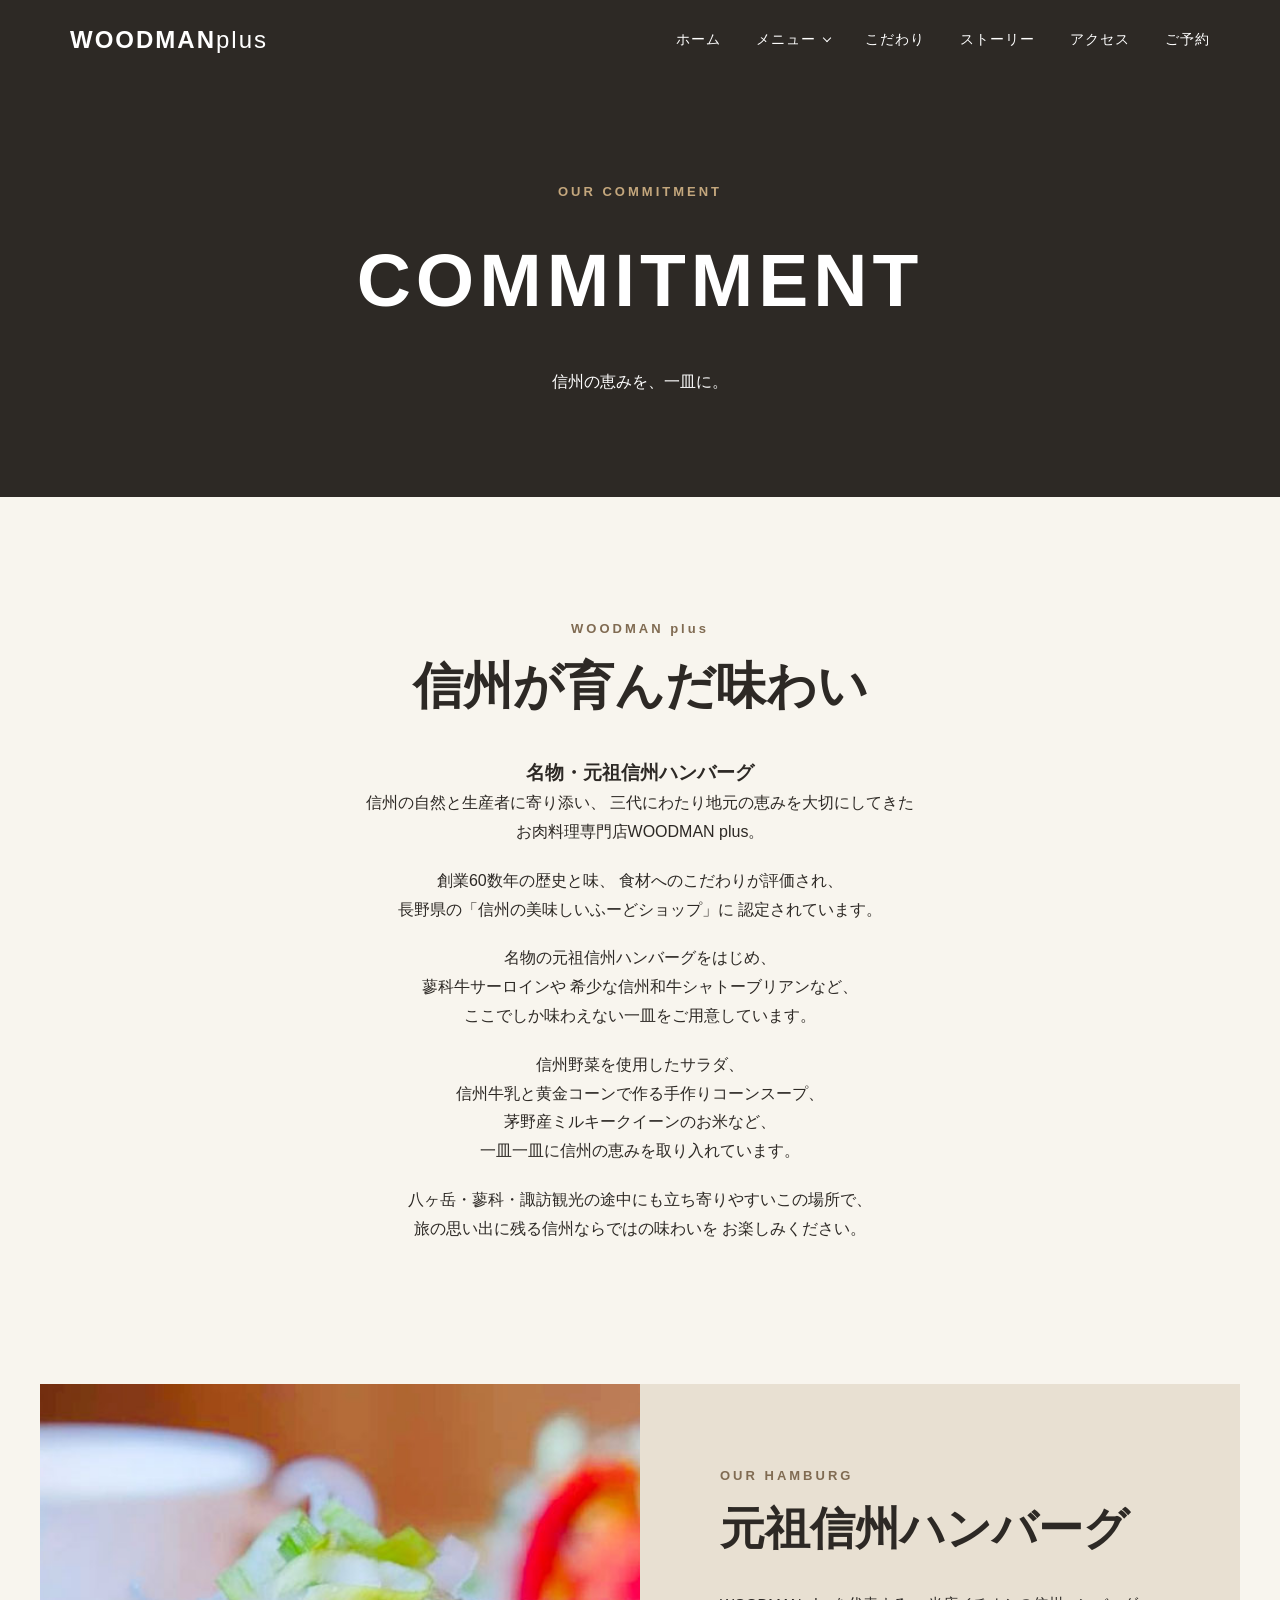
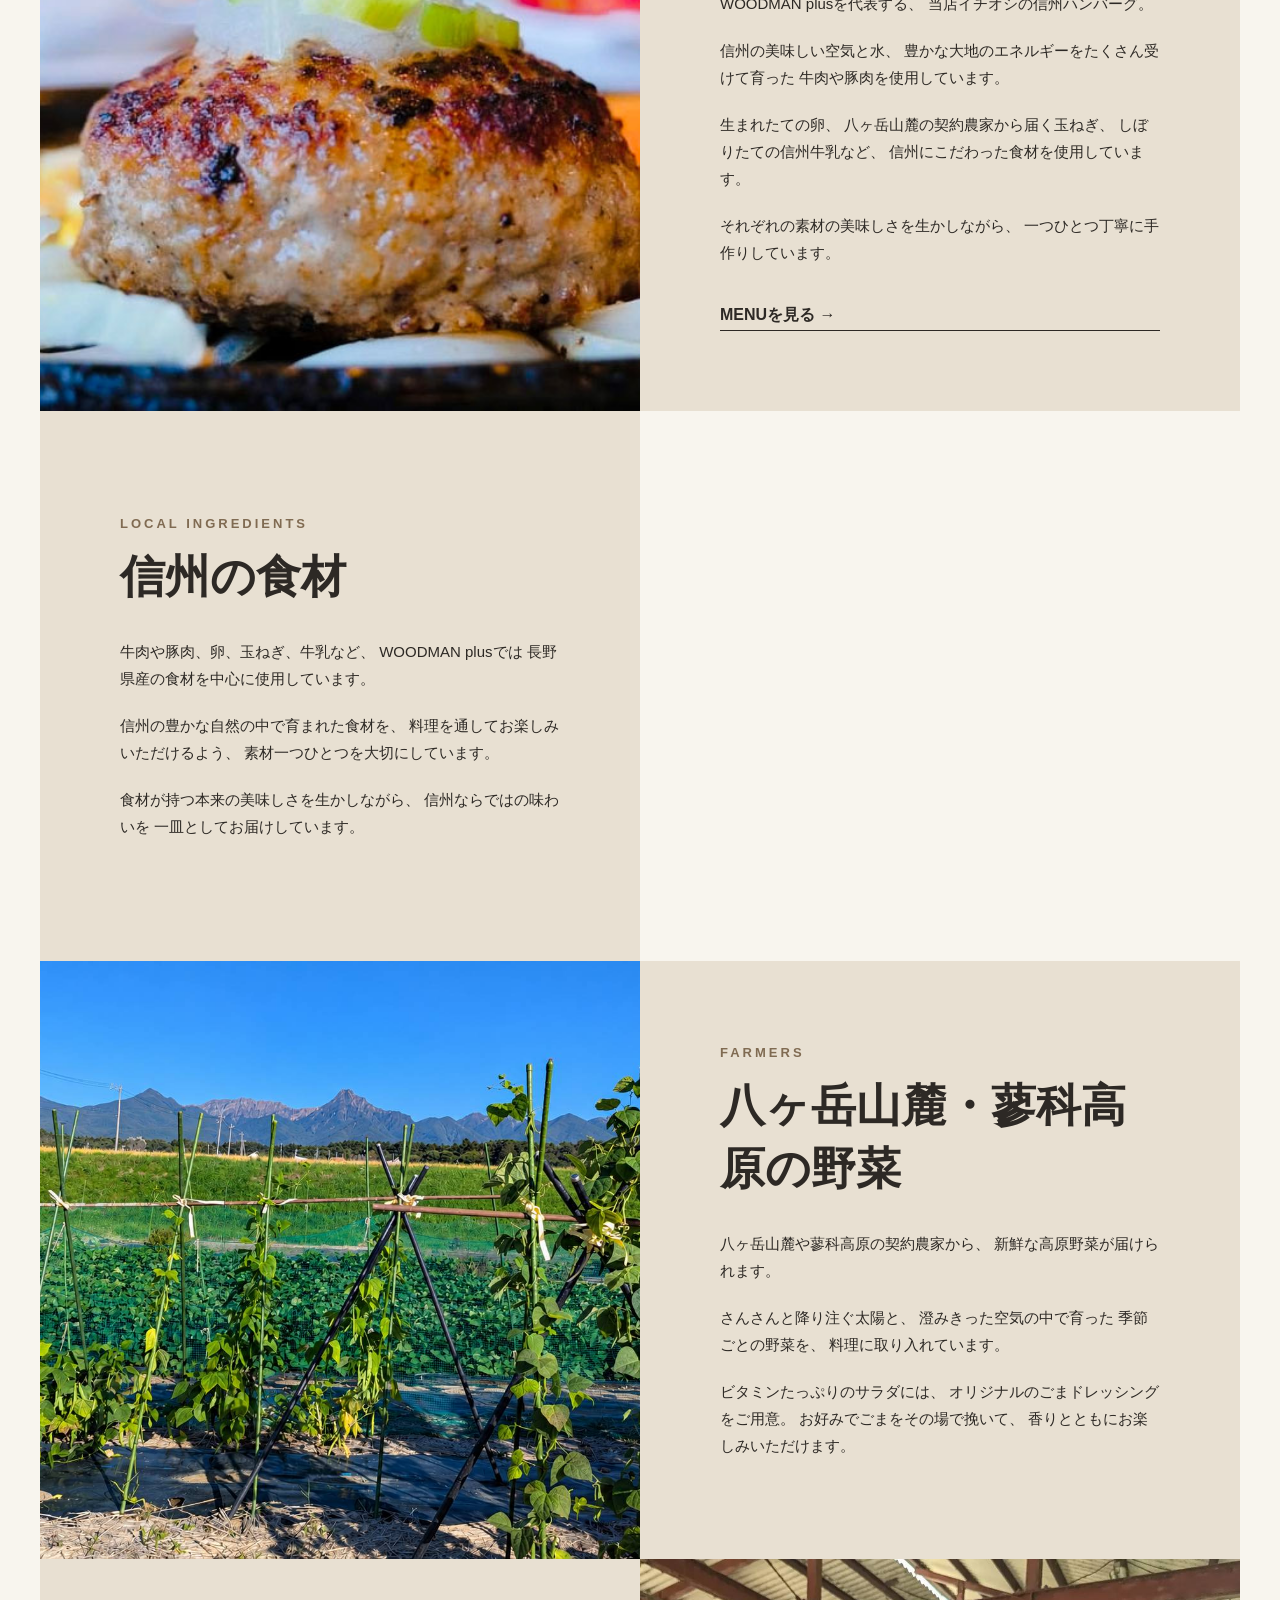
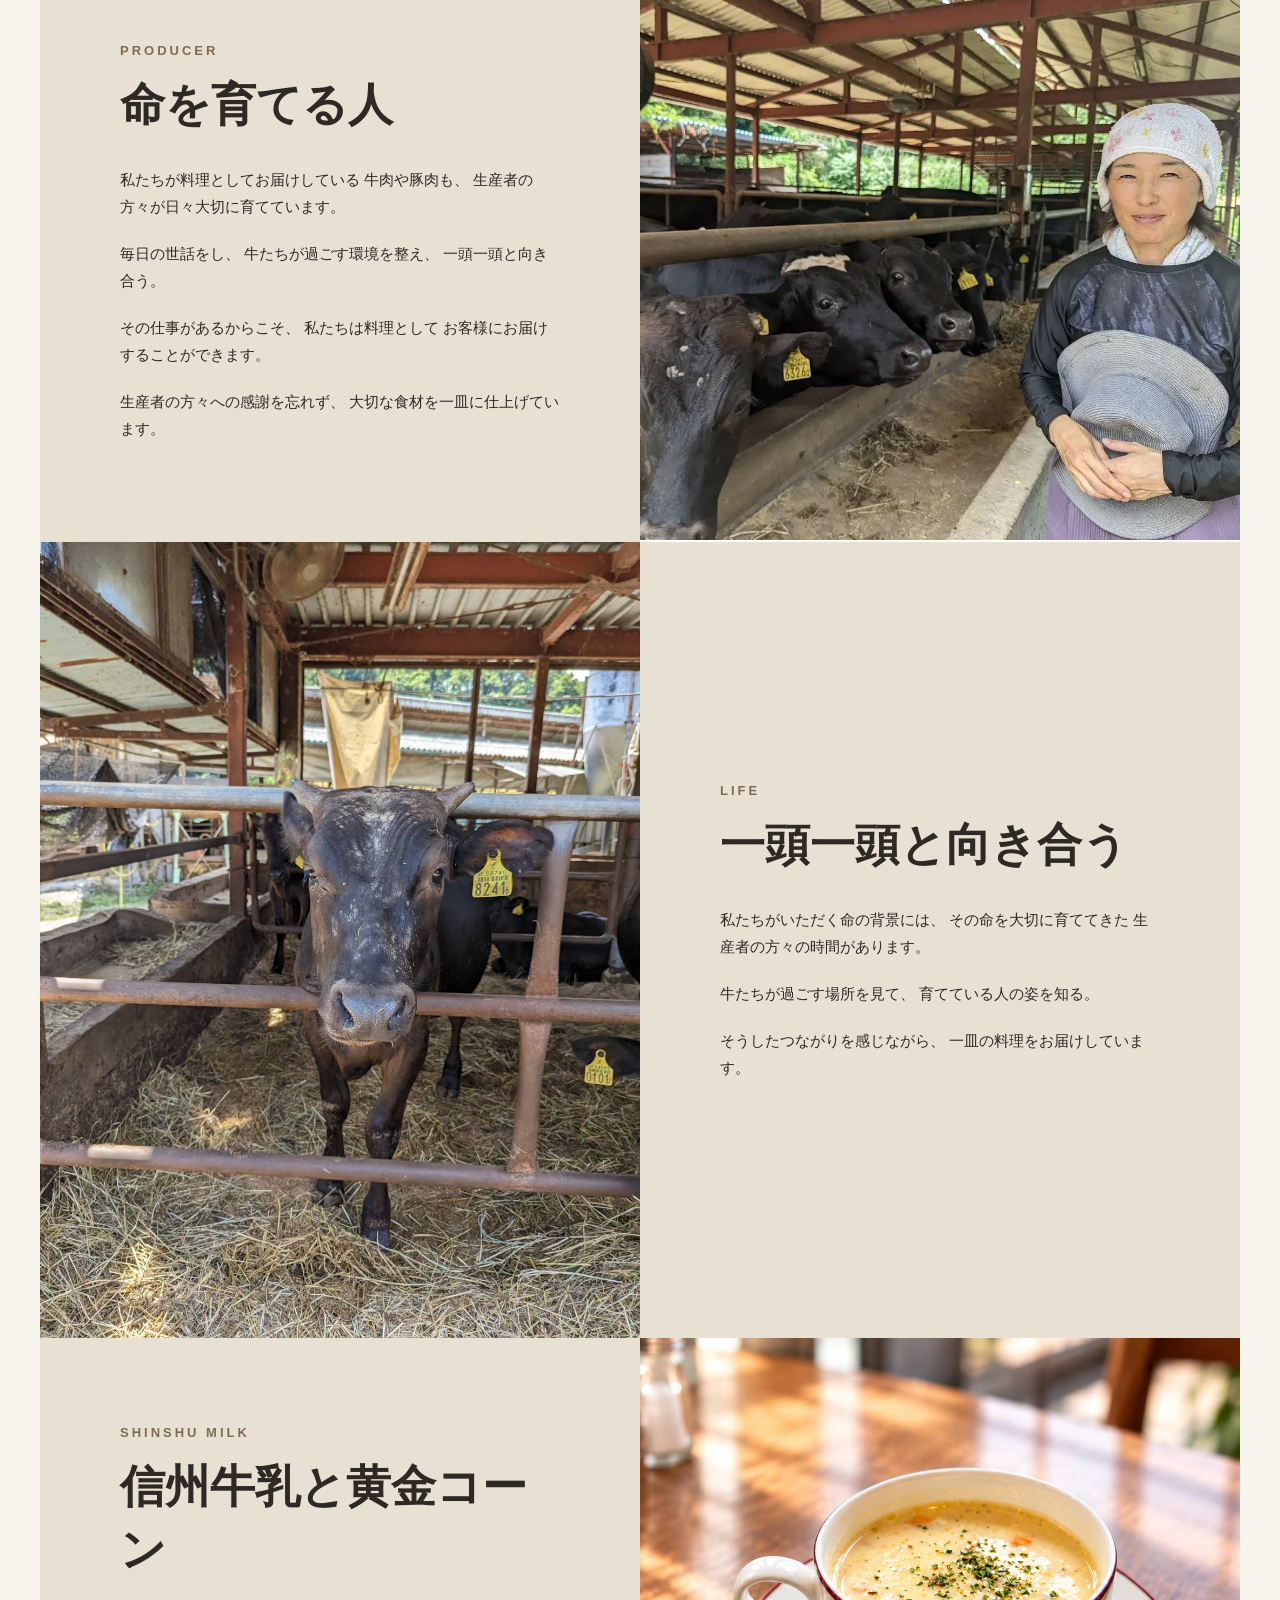
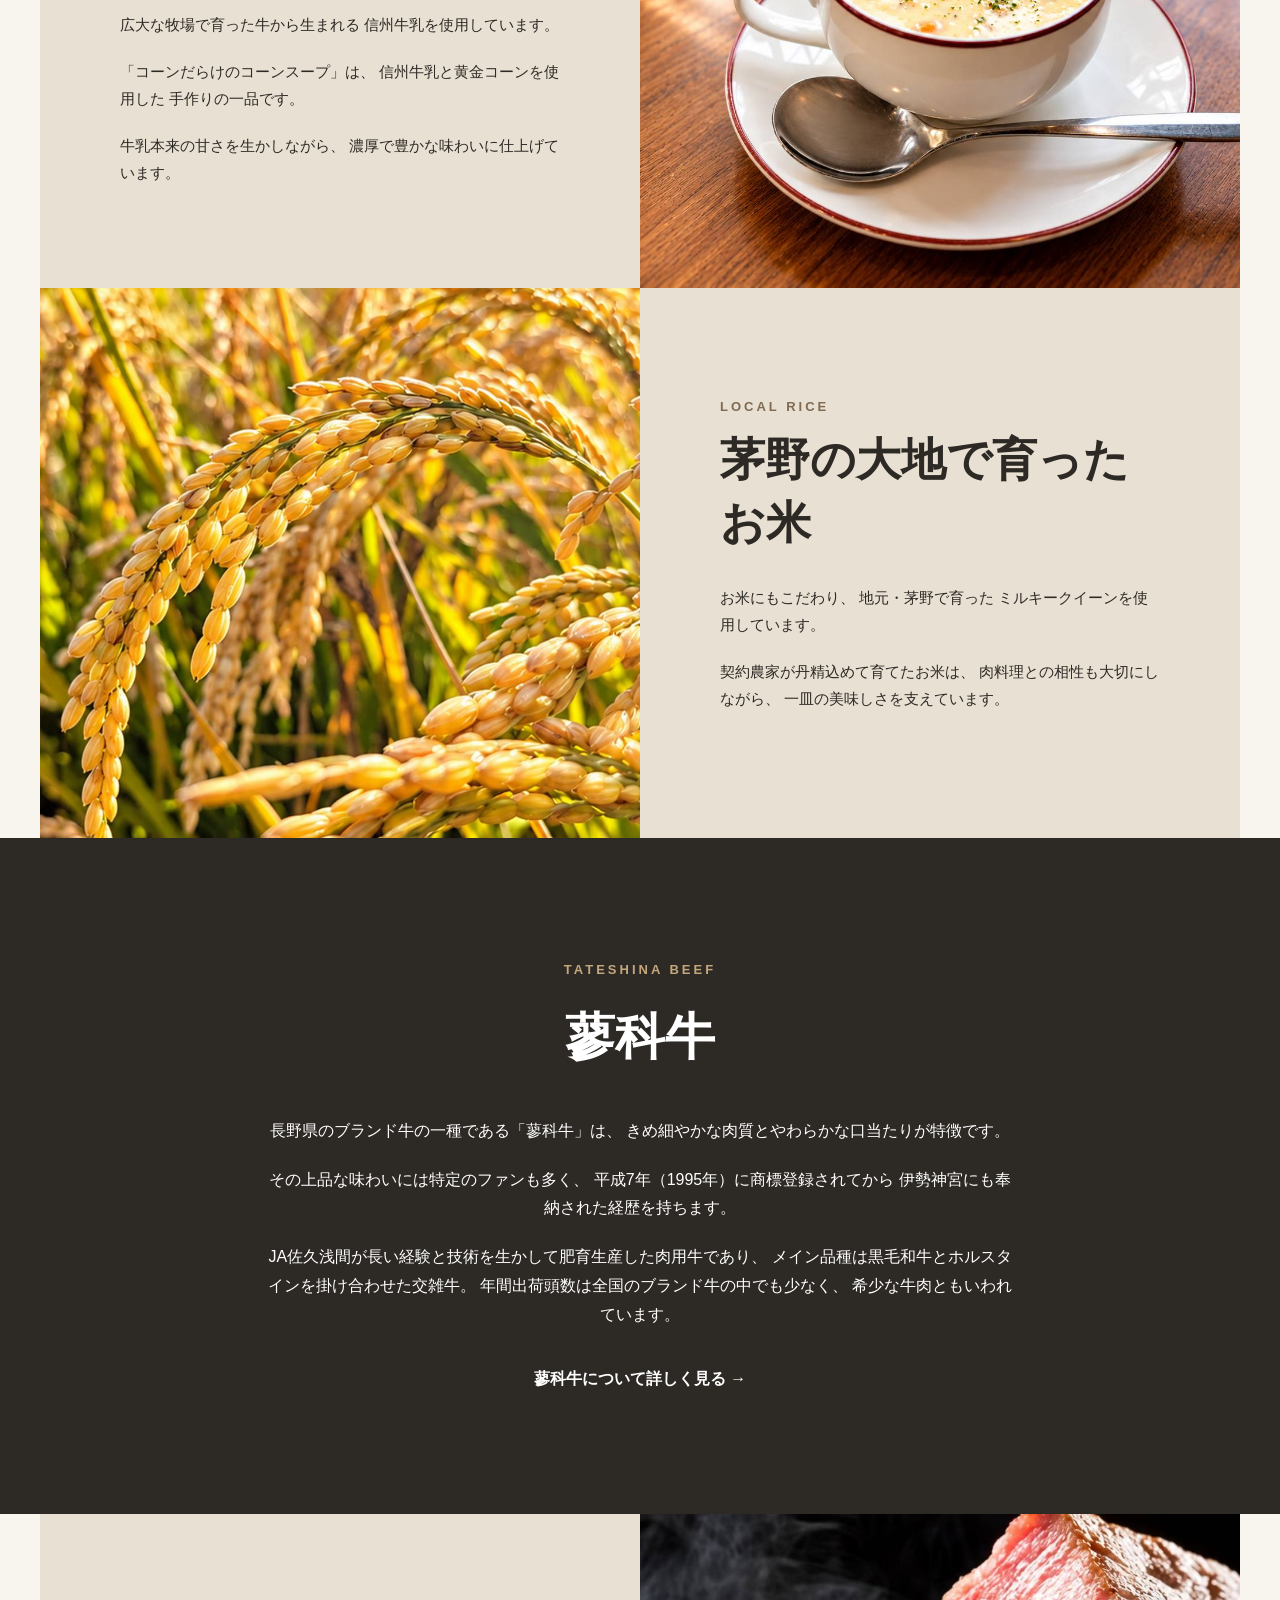
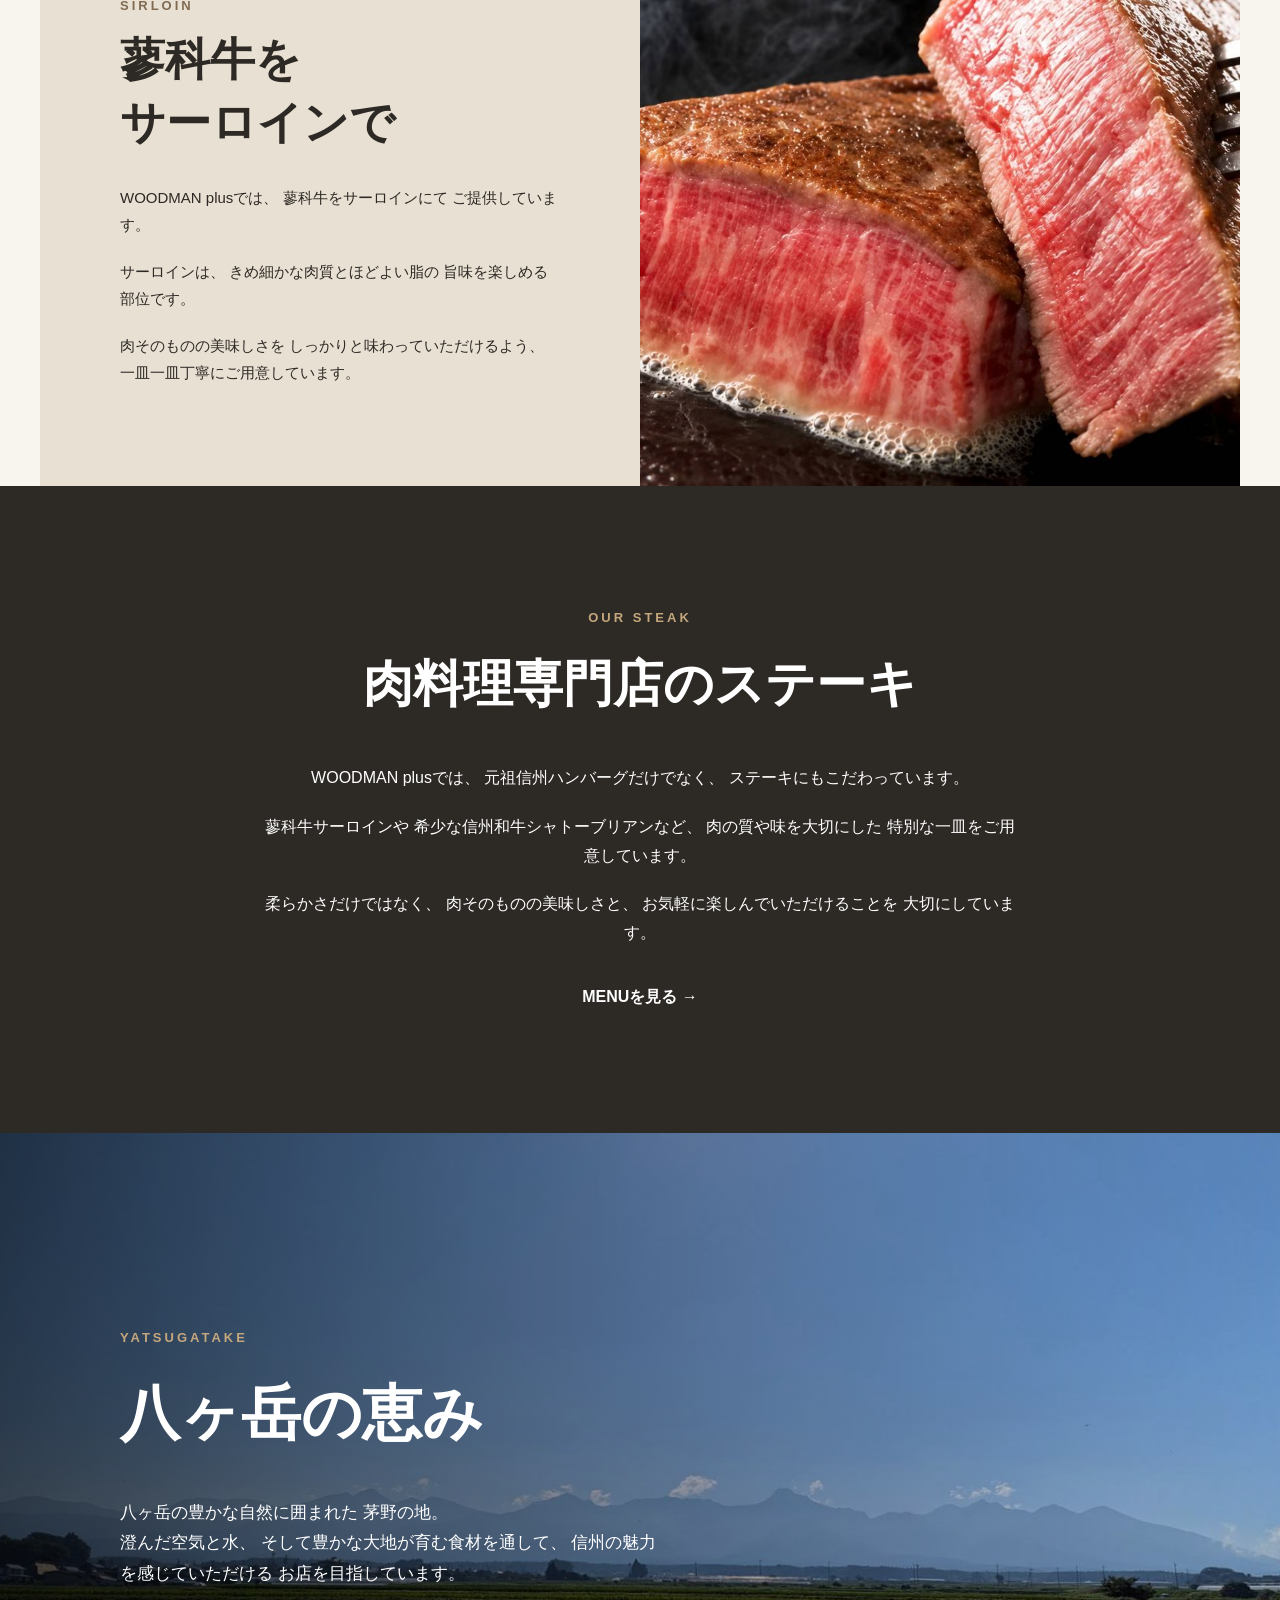
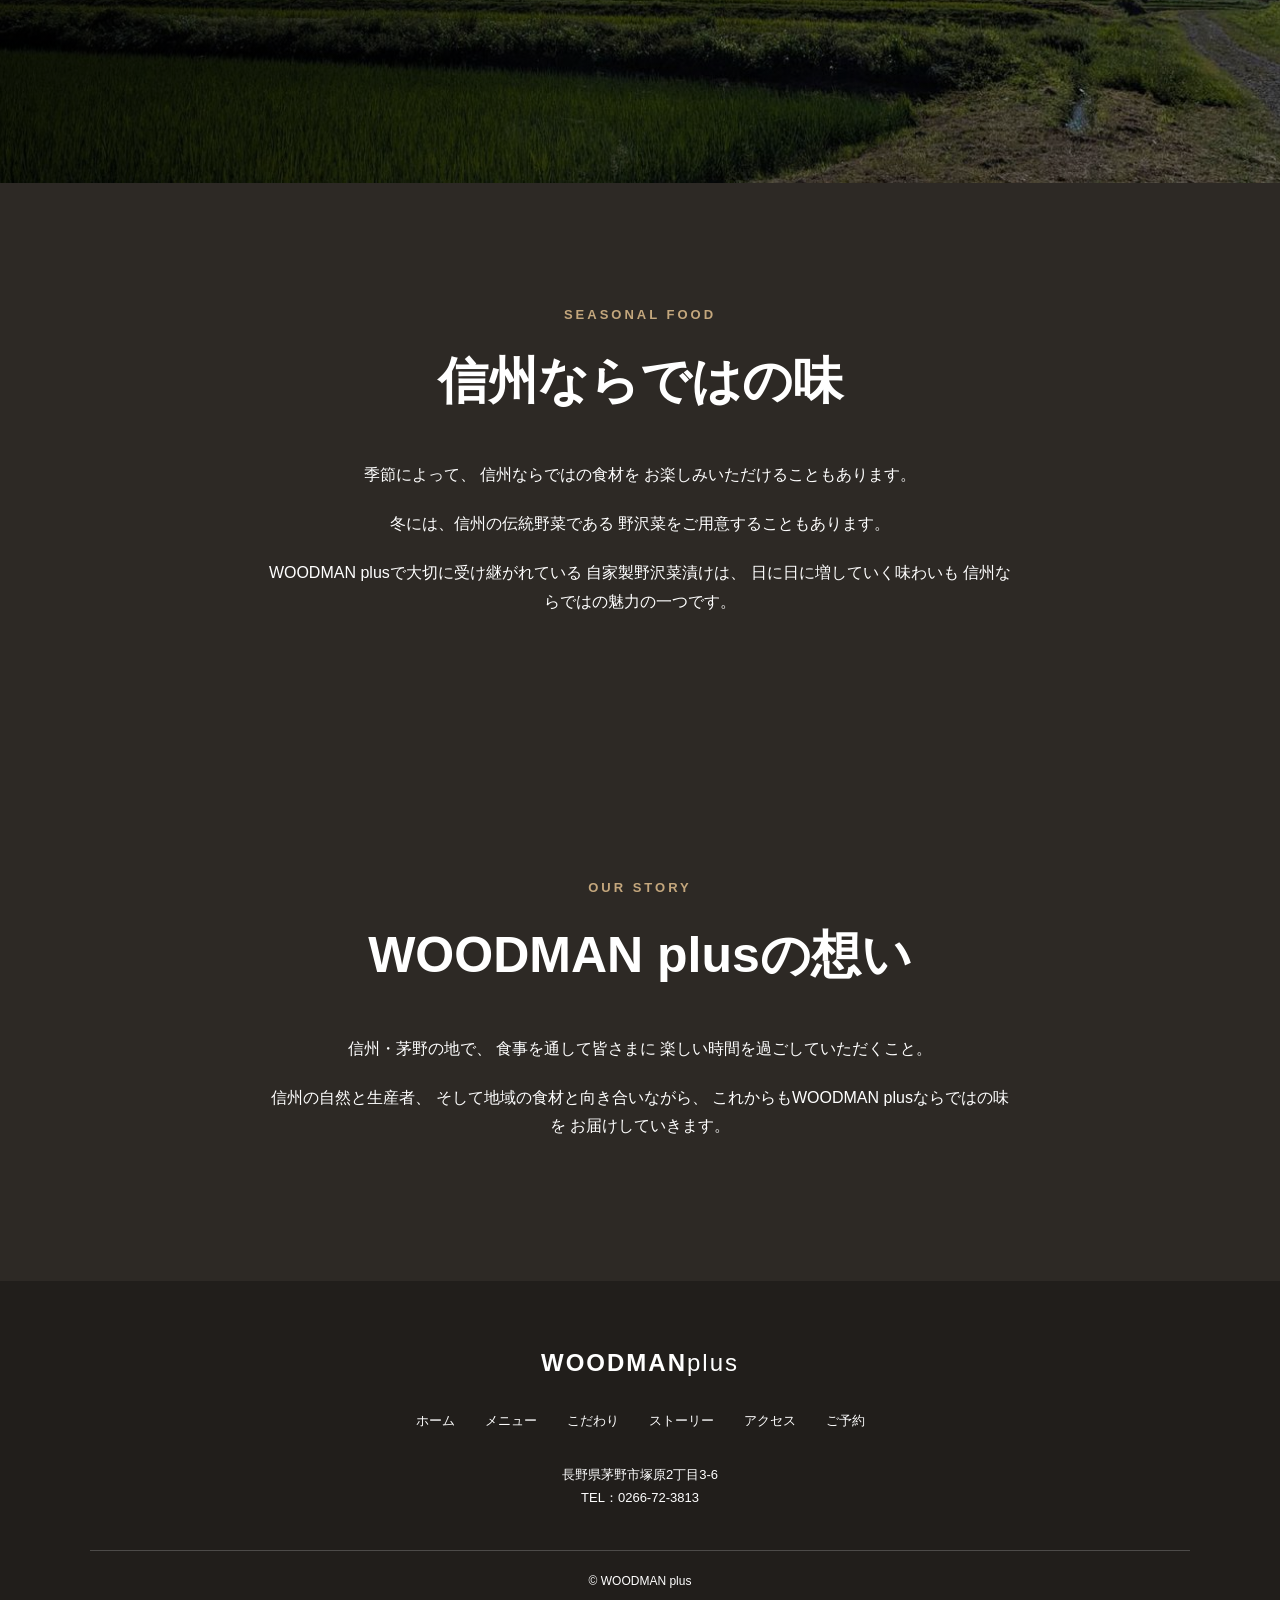
<file: commitment.html>
<!DOCTYPE html>
<html lang="ja">

<head>

    <meta charset="UTF-8">

    <meta
        name="viewport"
        content="width=device-width, initial-scale=1.0"
    >

    <title>COMMITMENT｜WOODMAN plus</title>

    <link
        rel="stylesheet"
        href="css/style.css"
    >

    <script
        src="js/script.js"
        defer
    ></script>

</head>


<body>


    <!-- =========================
         ヘッダー
    ========================= -->

    <header class="header">

        <div class="header-inner">

            <a
                href="index.html"
                class="logo"
            >
                WOODMAN<span>plus</span>
            </a>


            <!-- PC用ナビゲーション -->

            <nav class="nav">

                <a href="index.html">
                    ホーム
                </a>

                <div class="nav-menu">
                    <a class="nav-menu-link" href="menu.html">メニュー</a>
                    <div class="nav-dropdown" aria-label="メニューの項目">
                        <a href="menu.html#hamburg">ハンバーグ <span aria-hidden="true">→</span></a>
                        <a href="menu.html#steak">ステーキ <span aria-hidden="true">→</span></a>
                        <a href="menu.html#drink">ドリンク <span aria-hidden="true">→</span></a>
                    </div>
                </div>

                <a href="commitment.html">
                    こだわり
                </a>

                <a href="story.html">
                    ストーリー
                </a>

                <a href="access.html">
                    アクセス
                </a>

                <a href="reservation.html">
                    ご予約
                </a>

            </nav>


            <!-- スマホ用メニューボタン -->

            <button
                class="menu-button"
                id="menuButton"
                aria-label="メニューを開く"
            >

                <span></span>
                <span></span>
                <span></span>

            </button>

        </div>


        <!-- スマホ用ナビゲーション -->

        <nav
            class="mobile-nav"
            id="mobileNav"
        >

            <a href="index.html">
                ホーム
            </a>

            <div class="mobile-menu-row">
                <a href="menu.html">メニュー</a>
                <button class="mobile-subnav-toggle" type="button" aria-expanded="false" aria-controls="mobileMenuSubnav" aria-label="メニューの項目を開く">›</button>
            </div>
            <div class="mobile-subnav" id="mobileMenuSubnav" aria-label="メニューの項目">
                <a class="mobile-subnav-link" href="menu.html#hamburg">ハンバーグ</a>
                <a class="mobile-subnav-link" href="menu.html#steak">ステーキ</a>
                <a class="mobile-subnav-link" href="menu.html#drink">ドリンク</a>
            </div>

            <a href="commitment.html">
                こだわり
            </a>

            <a href="story.html">
                ストーリー
            </a>

            <a href="access.html">
                アクセス
            </a>

            <a href="reservation.html">
                ご予約
            </a>

        </nav>

    </header>



    <!-- =========================
         メイン
    ========================= -->

    <main>


        <!-- =========================
             ページタイトル
        ========================= -->

        <section class="page-hero">

            <div class="page-hero-inner">

                <p class="section-label">
                    OUR COMMITMENT
                </p>

                <h1>
                    COMMITMENT
                </h1>

                <p>
                    信州の恵みを、一皿に。
                </p>

            </div>

        </section>



        <!-- =========================
             導入
        ========================= -->

        <section class="commitment-intro">

            <div class="commitment-intro-inner">

                <p class="section-label">
                    WOODMAN plus
                </p>

                <h2>
                    信州が育んだ味わい
                </h2>

                <h3>
                    名物・元祖信州ハンバーグ
                </h3>

                <p>
                    信州の自然と生産者に寄り添い、
                    三代にわたり地元の恵みを大切にしてきた<br>
                    お肉料理専門店WOODMAN plus。
                </p>

                <p>
                    創業60数年の歴史と味、
                    食材へのこだわりが評価され、<br>
                    長野県の「信州の美味しいふーどショップ」に
                    認定されています。
                </p>

                <p>
                    名物の元祖信州ハンバーグをはじめ、<br>
                    蓼科牛サーロインや
                    希少な信州和牛シャトーブリアンなど、<br>
                    ここでしか味わえない一皿をご用意しています。
                </p>

                <p>
                    信州野菜を使用したサラダ、<br>
                    信州牛乳と黄金コーンで作る手作りコーンスープ、<br>
                    茅野産ミルキークイーンのお米など、<br>
                    一皿一皿に信州の恵みを取り入れています。
                </p>

                <p>
                    八ヶ岳・蓼科・諏訪観光の途中にも立ち寄りやすいこの場所で、<br>
                    旅の思い出に残る信州ならではの味わいを
                    お楽しみください。
                </p>

            </div>

        </section>



        <!-- =========================
             信州ハンバーグ
        ========================= -->

        <section class="commitment-block">

            <div class="commitment-image replaceable-photo">

                <img
                    data-image-src="images/hamburger.jpg"
                    alt="元祖信州ハンバーグ"
                >

            </div>


            <div class="commitment-text">

                <p class="section-label">
                    OUR HAMBURG
                </p>

                <h2>
                    元祖信州ハンバーグ
                </h2>

                <p>
                    WOODMAN plusを代表する、
                    当店イチオシの信州ハンバーグ。
                </p>

                <p>
                    信州の美味しい空気と水、
                    豊かな大地のエネルギーをたくさん受けて育った
                    牛肉や豚肉を使用しています。
                </p>

                <p>
                    生まれたての卵、
                    八ヶ岳山麓の契約農家から届く玉ねぎ、
                    しぼりたての信州牛乳など、
                    信州にこだわった食材を使用しています。
                </p>

                <p>
                    それぞれの素材の美味しさを生かしながら、
                    一つひとつ丁寧に手作りしています。
                </p>

                <a
                    href="menu.html"
                    class="text-link"
                >
                    MENUを見る →
                </a>

            </div>

        </section>



        <!-- =========================
             信州の食材
        ========================= -->

        <section class="commitment-block commitment-block-text-only commitment-block-ingredients">

            <div class="commitment-empty" aria-hidden="true"></div>


            <div class="commitment-text">

                <p class="section-label">
                    LOCAL INGREDIENTS
                </p>

                <h2>
                    信州の食材
                </h2>

                <p>
                    牛肉や豚肉、卵、玉ねぎ、牛乳など、
                    WOODMAN plusでは
                    長野県産の食材を中心に使用しています。
                </p>

                <p>
                    信州の豊かな自然の中で育まれた食材を、
                    料理を通してお楽しみいただけるよう、
                    素材一つひとつを大切にしています。
                </p>

                <p>
                    食材が持つ本来の美味しさを生かしながら、
                    信州ならではの味わいを
                    一皿としてお届けしています。
                </p>

            </div>

        </section>



        <!-- =========================
             契約農家の野菜
        ========================= -->

        <section class="commitment-block">

            <div class="commitment-image">

                <img
                    src="images/commitment-farm.jpg"
                    alt="八ヶ岳山麓・蓼科高原の畑"
                >

            </div>


            <div class="commitment-text">

                <p class="section-label">
                    FARMERS
                </p>

                <h2>
                    八ヶ岳山麓・蓼科高原の野菜
                </h2>

                <p>
                    八ヶ岳山麓や蓼科高原の契約農家から、
                    新鮮な高原野菜が届けられます。
                </p>

                <p>
                    さんさんと降り注ぐ太陽と、
                    澄みきった空気の中で育った
                    季節ごとの野菜を、
                    料理に取り入れています。
                </p>

                <p>
                    ビタミンたっぷりのサラダには、
                    オリジナルのごまドレッシングをご用意。
                    お好みでごまをその場で挽いて、
                    香りとともにお楽しみいただけます。
                </p>

            </div>

        </section>



        <!-- =========================
             牛を育てる生産者
        ========================= -->

        <section class="commitment-block commitment-block-reverse">

            <div class="commitment-image">

                <img
                    src="images/commitment-producer.jpg"
                    alt="牛を育てる生産者"
                >

            </div>


            <div class="commitment-text">

                <p class="section-label">
                    PRODUCER
                </p>

                <h2>
                    命を育てる人
                </h2>

                <p>
                    私たちが料理としてお届けしている
                    牛肉や豚肉も、
                    生産者の方々が日々大切に育てています。
                </p>

                <p>
                    毎日の世話をし、
                    牛たちが過ごす環境を整え、
                    一頭一頭と向き合う。
                </p>

                <p>
                    その仕事があるからこそ、
                    私たちは料理として
                    お客様にお届けすることができます。
                </p>

                <p>
                    生産者の方々への感謝を忘れず、
                    大切な食材を一皿に仕上げています。
                </p>

            </div>

        </section>



        <!-- =========================
             牛の写真
        ========================= -->

        <section class="commitment-block">

            <div class="commitment-image">

                <img
                    src="images/commitment-cow.jpg"
                    alt="大切に育てられている牛"
                >

            </div>


            <div class="commitment-text">

                <p class="section-label">
                    LIFE
                </p>

                <h2>
                    一頭一頭と向き合う
                </h2>

                <p>
                    私たちがいただく命の背景には、
                    その命を大切に育ててきた
                    生産者の方々の時間があります。
                </p>

                <p>
                    牛たちが過ごす場所を見て、
                    育てている人の姿を知る。
                </p>

                <p>
                    そうしたつながりを感じながら、
                    一皿の料理をお届けしています。
                </p>

            </div>

        </section>



        <!-- =========================
             信州牛乳とコーンスープ
        ========================= -->

        <section class="commitment-block commitment-block-reverse">

            <div class="commitment-image">

                <img
                    src="images/commitment-soup.jpg"
                    alt="信州牛乳を使用したコーンスープ"
                >

            </div>


            <div class="commitment-text">

                <p class="section-label">
                    SHINSHU MILK
                </p>

                <h2>
                    信州牛乳と黄金コーン
                </h2>

                <p>
                    広大な牧場で育った牛から生まれる
                    信州牛乳を使用しています。
                </p>

                <p>
                    「コーンだらけのコーンスープ」は、
                    信州牛乳と黄金コーンを使用した
                    手作りの一品です。
                </p>

                <p>
                    牛乳本来の甘さを生かしながら、
                    濃厚で豊かな味わいに仕上げています。
                </p>

            </div>

        </section>



        <!-- =========================
             お米
        ========================= -->

        <section class="commitment-block">

            <!-- images/commitment-rice.jpg を置くと写真が表示されます -->
            <div class="commitment-image replaceable-photo">
                <img data-image-src="images/commitment-kome.jpg" alt="茅野産ミルキークイーンのお米">
            </div>


            <div class="commitment-text">

                <p class="section-label">
                    LOCAL RICE
                </p>

                <h2>
                    茅野の大地で育ったお米
                </h2>

                <p>
                    お米にもこだわり、
                    地元・茅野で育った
                    ミルキークイーンを使用しています。
                </p>

                <p>
                    契約農家が丹精込めて育てたお米は、
                    肉料理との相性も大切にしながら、
                    一皿の美味しさを支えています。
                </p>

            </div>

        </section>



        <!-- =========================
             蓼科牛
        ========================= -->

        <section class="commitment-story">

            <div class="commitment-story-inner">

                <p class="section-label">
                    TATESHINA BEEF
                </p>

                <h2>
                    蓼科牛
                </h2>

                <p>
                    長野県のブランド牛の一種である「蓼科牛」は、
                    きめ細やかな肉質とやわらかな口当たりが特徴です。
                </p>

                <p>
                    その上品な味わいには特定のファンも多く、
                    平成7年（1995年）に商標登録されてから
                    伊勢神宮にも奉納された経歴を持ちます。
                </p>

                <p>
                    JA佐久浅間が長い経験と技術を生かして肥育生産した肉用牛であり、
                    メイン品種は黒毛和牛とホルスタインを掛け合わせた交雑牛。
                    年間出荷頭数は全国のブランド牛の中でも少なく、
                    希少な牛肉ともいわれています。
                </p>

                <a
                    href="https://www.ittou-tateshina.jp/about/"
                    class="text-link"
                    target="_blank"
                    rel="noopener noreferrer"
                >
                    蓼科牛について詳しく見る →
                </a>

            </div>

        </section>



        <!-- =========================
             サーロイン
        ========================= -->

        <section class="commitment-block commitment-block-reverse">

            <div class="commitment-image">

                <img
                    src="images/steak01.jpg"
                    alt="ステーキ"
                >

            </div>


            <div class="commitment-text">

                <p class="section-label">
                    SIRLOIN
                </p>

                <h2>
                    蓼科牛を<br>
                    サーロインで
                </h2>

                <p>
                    WOODMAN plusでは、
                    蓼科牛をサーロインにて
                    ご提供しています。
                </p>

                <p>
                    サーロインは、
                    きめ細かな肉質とほどよい脂の
                    旨味を楽しめる部位です。
                </p>

                <p>
                    肉そのものの美味しさを
                    しっかりと味わっていただけるよう、
                    一皿一皿丁寧にご用意しています。
                </p>

            </div>

        </section>



        <!-- =========================
             ステーキ
        ========================= -->

        <section class="commitment-story">

            <div class="commitment-story-inner">

                <p class="section-label">
                    OUR STEAK
                </p>

                <h2>
                    肉料理専門店のステーキ
                </h2>

                <p>
                    WOODMAN plusでは、
                    元祖信州ハンバーグだけでなく、
                    ステーキにもこだわっています。
                </p>

                <p>
                    蓼科牛サーロインや
                    希少な信州和牛シャトーブリアンなど、
                    肉の質や味を大切にした
                    特別な一皿をご用意しています。
                </p>

                <p>
                    柔らかさだけではなく、
                    肉そのものの美味しさと、
                    お気軽に楽しんでいただけることを
                    大切にしています。
                </p>

                <a
                    href="menu.html"
                    class="text-link"
                >
                    MENUを見る →
                </a>

            </div>

        </section>



        <!-- =========================
             八ヶ岳
        ========================= -->

        <section class="commitment-full">

            <div class="commitment-full-image">

                <img
                    src="images/yatsugatake.jpg"
                    alt="八ヶ岳の風景"
                >

            </div>


            <div class="commitment-full-content">

                <p class="section-label">
                    YATSUGATAKE
                </p>

                <h2>
                    八ヶ岳の恵み
                </h2>

                <p>
                    八ヶ岳の豊かな自然に囲まれた
                    茅野の地。
                </p>

                <p>
                    澄んだ空気と水、
                    そして豊かな大地が育む食材を通して、
                    信州の魅力を感じていただける
                    お店を目指しています。
                </p>

            </div>

        </section>



        <!-- =========================
             信州ならではの味
        ========================= -->

        <section class="commitment-story">

            <div class="commitment-story-inner">

                <p class="section-label">
                    SEASONAL FOOD
                </p>

                <h2>
                    信州ならではの味
                </h2>

                <p>
                    季節によって、
                    信州ならではの食材を
                    お楽しみいただけることもあります。
                </p>

                <p>
                    冬には、信州の伝統野菜である
                    野沢菜をご用意することもあります。
                </p>

                <p>
                    WOODMAN plusで大切に受け継がれている
                    自家製野沢菜漬けは、
                    日に日に増していく味わいも
                    信州ならではの魅力の一つです。
                </p>

            </div>

        </section>



        <!-- =========================
             お店の想い
        ========================= -->

        <section class="commitment-story">

            <div class="commitment-story-inner">

                <p class="section-label">
                    OUR STORY
                </p>

                <h2>
                    WOODMAN plusの想い
                </h2>

                <p>
                    信州・茅野の地で、
                    食事を通して皆さまに
                    楽しい時間を過ごしていただくこと。
                </p>

                <p>
                    信州の自然と生産者、
                    そして地域の食材と向き合いながら、
                    これからもWOODMAN plusならではの味を
                    お届けしていきます。
                </p>

            </div>

        </section>


    </main>



    <!-- =========================
         フッター
    ========================= -->

    <footer class="footer">

        <div class="footer-inner">

            <div class="footer-logo">
                WOODMAN<span>plus</span>
            </div>


            <nav class="footer-nav">

                <a href="index.html">
                    ホーム
                </a>

                <a href="menu.html">
                    メニュー
                </a>

                <a href="commitment.html">
                    こだわり
                </a>

                <a href="story.html">
                    ストーリー
                </a>

                <a href="access.html">
                    アクセス
                </a>

                <a href="reservation.html">
                    ご予約
                </a>

            </nav>


            <p class="footer-address">

                長野県茅野市塚原2丁目3-6<br>
                TEL：0266-72-3813

            </p>


            <p class="copyright">

                © WOODMAN plus

            </p>

        </div>

    </footer>


</body>

</html>
</file>
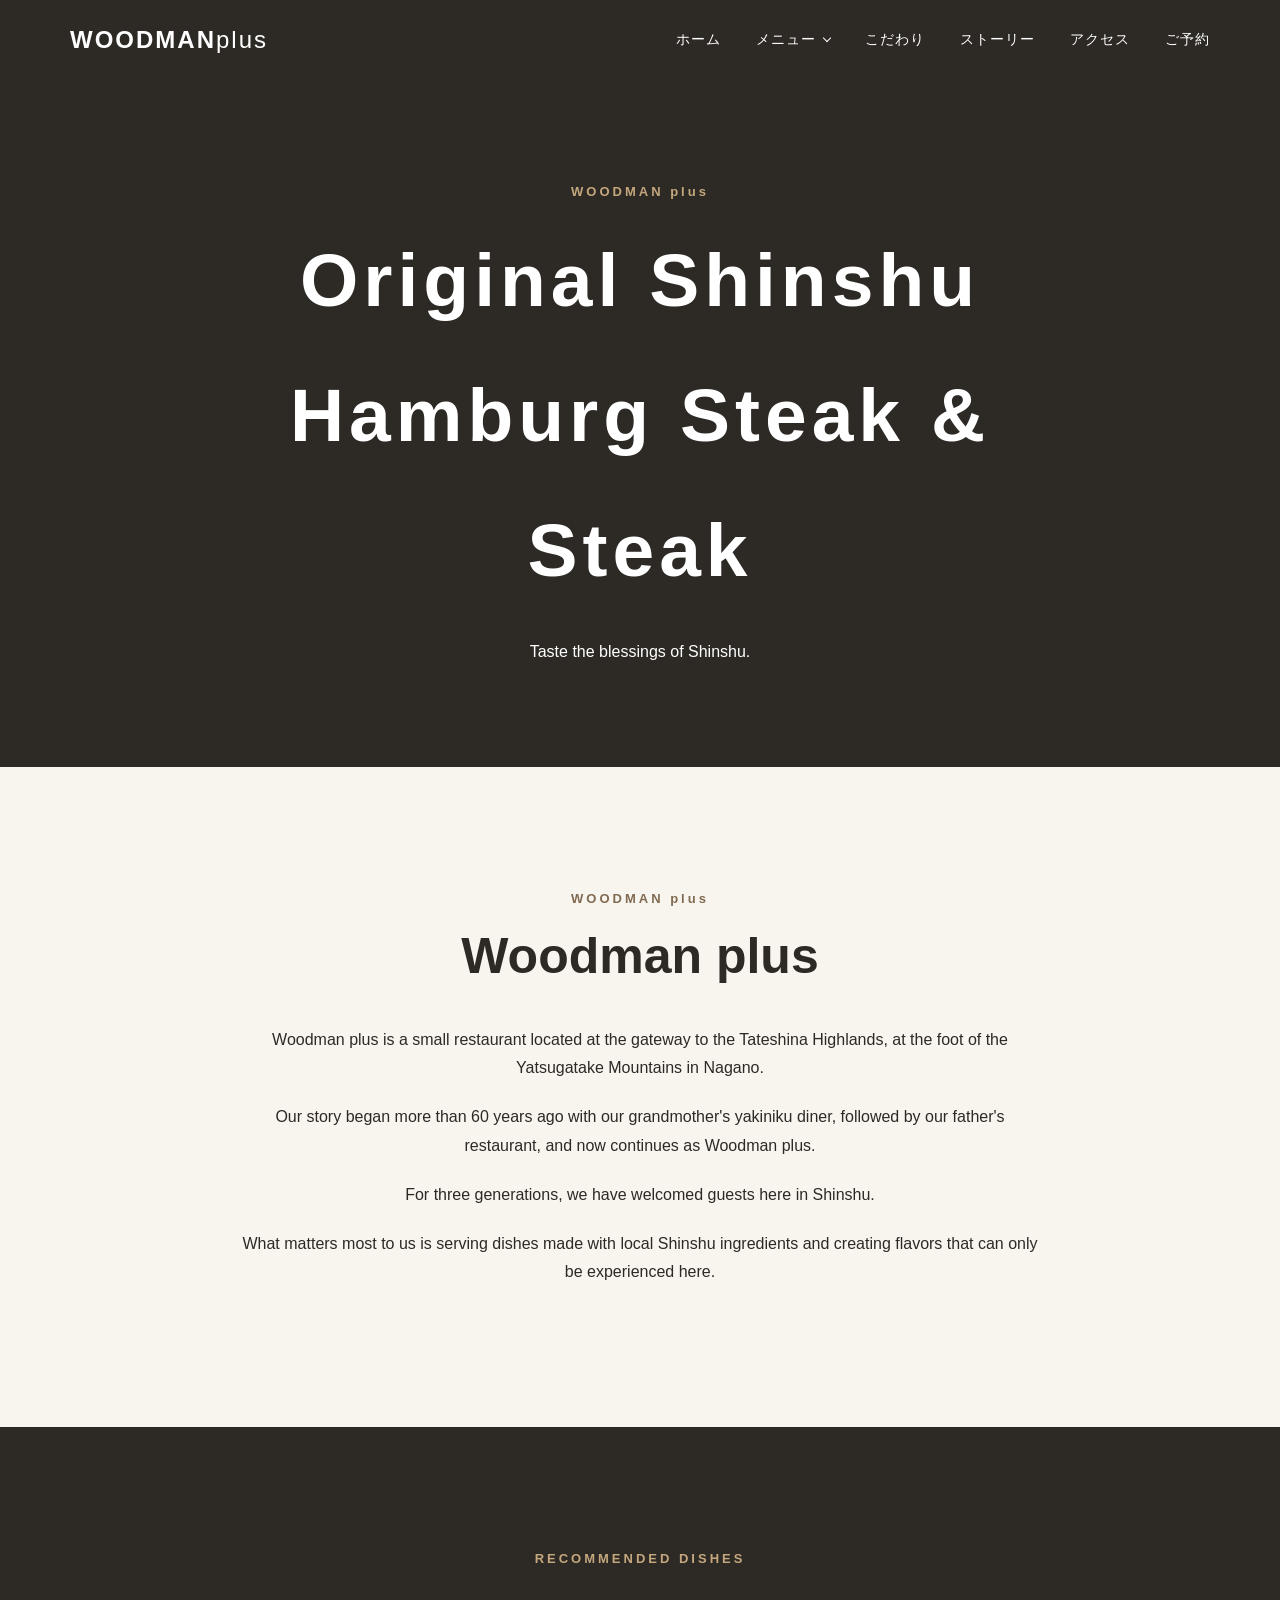
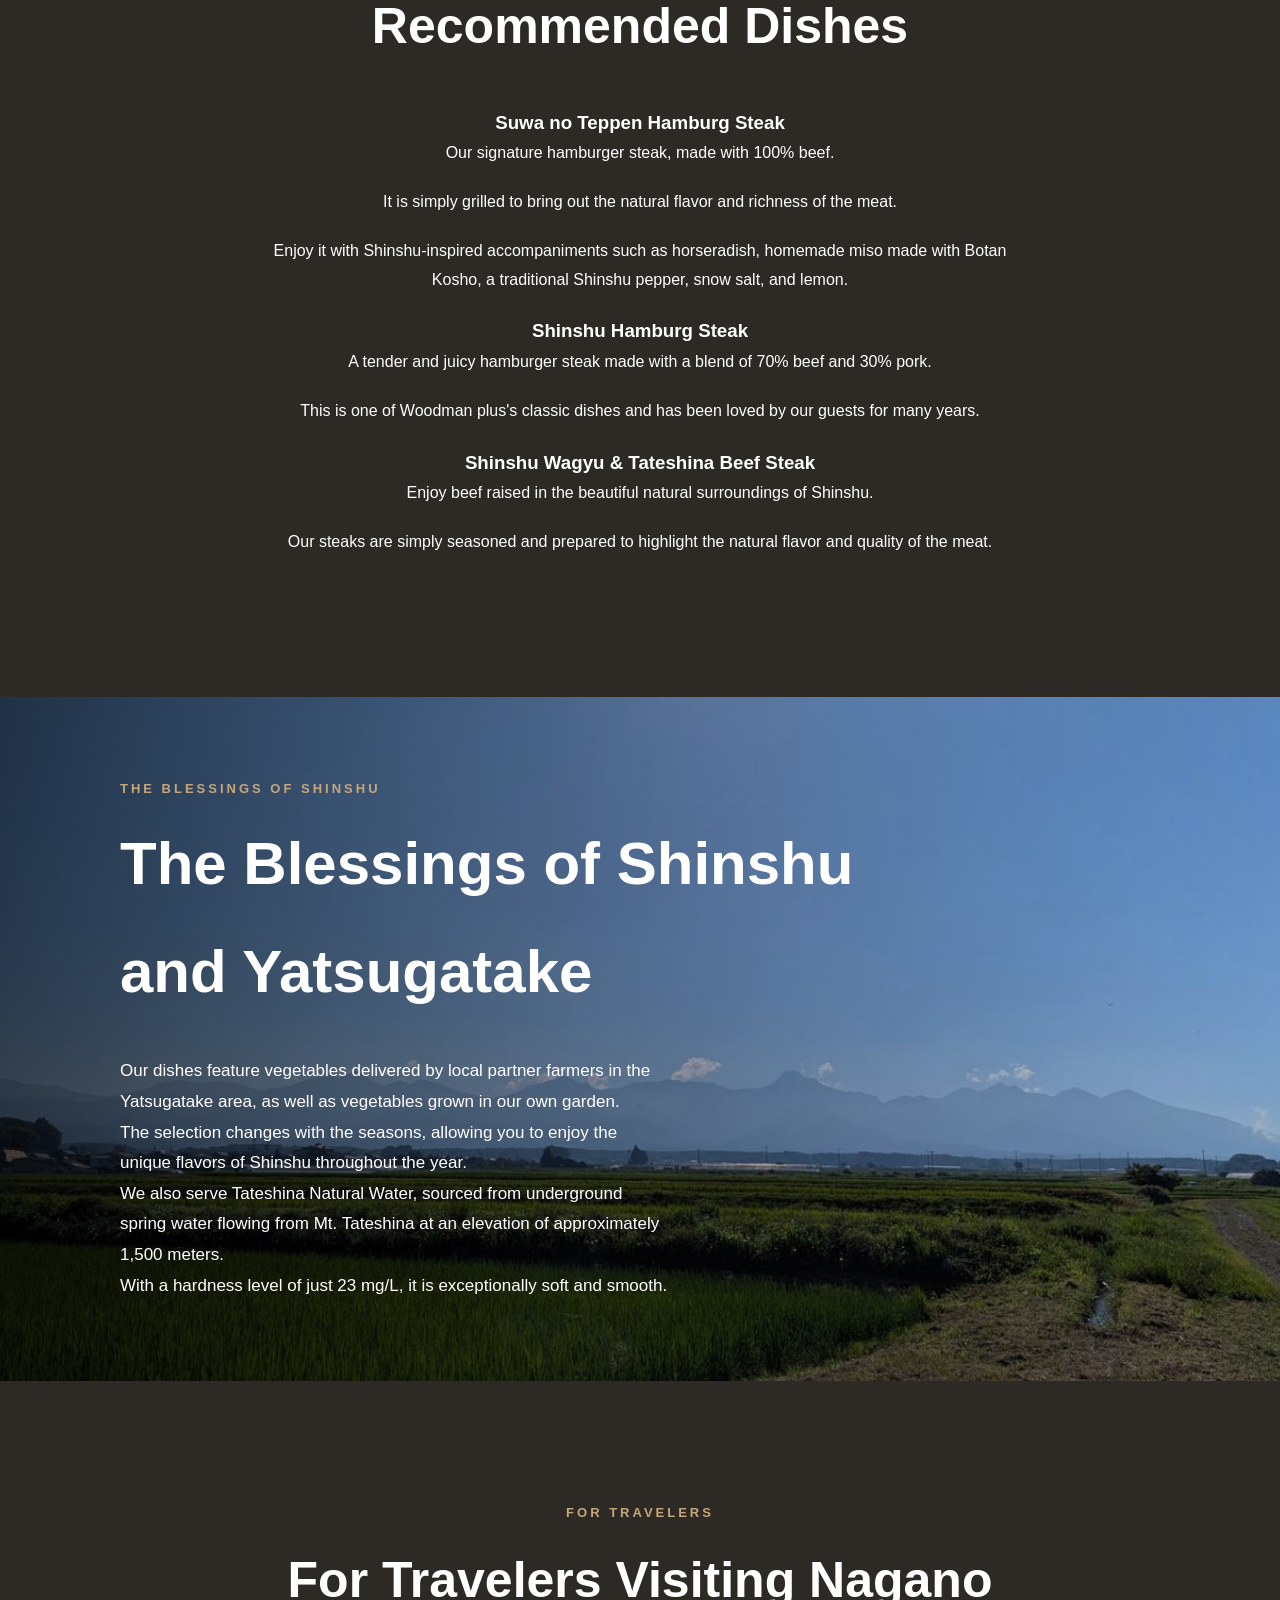
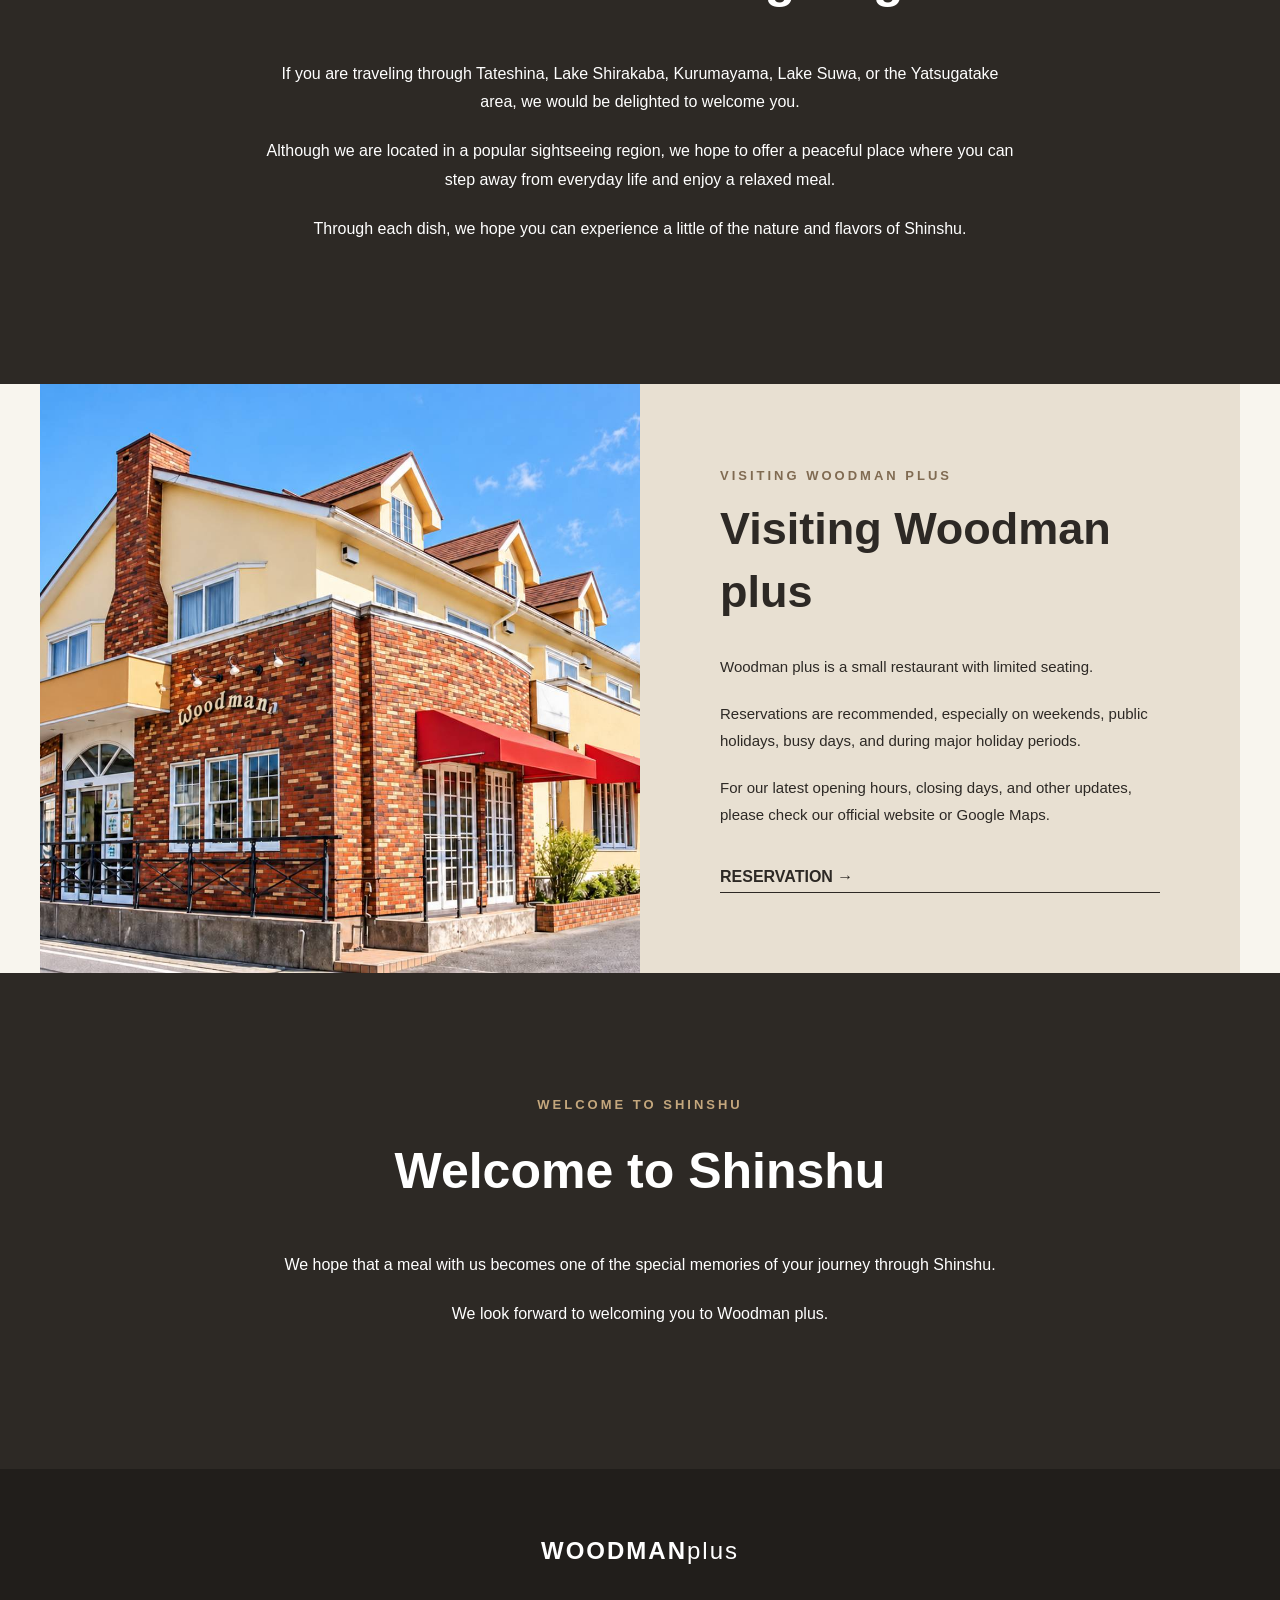
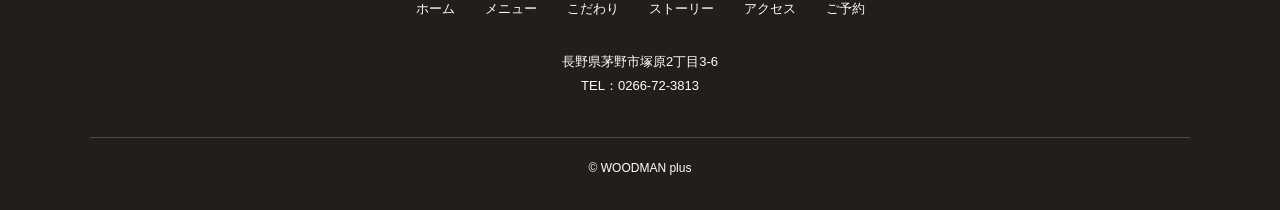
<file: english.html>
<!DOCTYPE html>
<html lang="en">

<head>

    <meta charset="UTF-8">

    <meta
        name="viewport"
        content="width=device-width, initial-scale=1.0"
    >

    <title>Original Shinshu Hamburg Steak & Steak｜WOODMAN plus</title>

    <link
        rel="stylesheet"
        href="css/style.css"
    >

    <script
        src="js/script.js"
        defer
    ></script>

</head>


<body>


    <!-- =========================
         Header
    ========================= -->

    <header class="header">

        <div class="header-inner">


            <!-- Logo -->

            <a
                href="index.html"
                class="logo"
            >

                WOODMAN<span>plus</span>

            </a>


            <!-- PC Navigation -->

            <nav class="nav">

                <a href="index.html">
                    ホーム
                </a>

                <div class="nav-menu">
                    <a class="nav-menu-link" href="menu.html">メニュー</a>
                    <div class="nav-dropdown" aria-label="メニューの項目">
                        <a href="menu.html#hamburg">ハンバーグ <span aria-hidden="true">→</span></a>
                        <a href="menu.html#steak">ステーキ <span aria-hidden="true">→</span></a>
                        <a href="menu.html#drink">ドリンク <span aria-hidden="true">→</span></a>
                    </div>
                </div>

                <a href="commitment.html">
                    こだわり
                </a>

                <a href="story.html">
                    ストーリー
                </a>

                <a href="access.html">
                    アクセス
                </a>

                <a href="reservation.html">
                    ご予約
                </a>

            </nav>


            <!-- Mobile Menu Button -->

            <button
                class="menu-button"
                id="menuButton"
                aria-label="Open menu"
            >

                <span></span>
                <span></span>
                <span></span>

            </button>

        </div>


        <!-- Mobile Navigation -->

        <nav
            class="mobile-nav"
            id="mobileNav"
        >

            <a href="index.html">
                ホーム
            </a>

            <div class="mobile-menu-row">
                <a href="menu.html">メニュー</a>
                <button class="mobile-subnav-toggle" type="button" aria-expanded="false" aria-controls="mobileMenuSubnav" aria-label="メニューの項目を開く">›</button>
            </div>
            <div class="mobile-subnav" id="mobileMenuSubnav" aria-label="メニューの項目">
                <a class="mobile-subnav-link" href="menu.html#hamburg">ハンバーグ</a>
                <a class="mobile-subnav-link" href="menu.html#steak">ステーキ</a>
                <a class="mobile-subnav-link" href="menu.html#drink">ドリンク</a>
            </div>

            <a href="commitment.html">
                こだわり
            </a>

            <a href="story.html">
                ストーリー
            </a>

            <a href="access.html">
                アクセス
            </a>

            <a href="reservation.html">
                ご予約
            </a>

        </nav>

    </header>



    <!-- =========================
         Main
    ========================= -->

    <main>


        <!-- =========================
             Page Hero
        ========================= -->

        <section class="page-hero">
            

            <div class="page-hero-inner">

                <p class="section-label">
                    WOODMAN plus
                </p>

                <h1>
                    Original Shinshu<br>
                    Hamburg Steak & Steak
                </h1>

                <p>
                    Taste the blessings of Shinshu.
                </p>

            </div>

        </section>



        <!-- =========================
             Introduction
        ========================= -->

        <section class="commitment-intro">

            <div class="commitment-intro-inner">

                <p class="section-label">
                    WOODMAN plus
                </p>

                <h2>
                    Woodman plus
                </h2>

                <p>
                    Woodman plus is a small restaurant located
                    at the gateway to the Tateshina Highlands,
                    at the foot of the Yatsugatake Mountains
                    in Nagano.
                </p>

                <p>
                    Our story began more than 60 years ago
                    with our grandmother's yakiniku diner,
                    followed by our father's restaurant,
                    and now continues as Woodman plus.
                </p>

                <p>
                    For three generations,
                    we have welcomed guests here in Shinshu.
                </p>

                <p>
                    What matters most to us is serving dishes
                    made with local Shinshu ingredients
                    and creating flavors that can only be
                    experienced here.
                </p>

            </div>

        </section>



        <!-- =========================
             Recommended Dishes
        ========================= -->

        <section class="commitment-story">

            <div class="commitment-story-inner">

                <p class="section-label">
                    RECOMMENDED DISHES
                </p>

                <h2>
                    Recommended Dishes
                </h2>


                <!-- Suwa no Teppen -->

                <h3>
                    Suwa no Teppen Hamburg Steak
                </h3>

                <p>
                    Our signature hamburger steak,
                    made with 100% beef.
                </p>

                <p>
                    It is simply grilled to bring out
                    the natural flavor and richness
                    of the meat.
                </p>

                <p>
                    Enjoy it with Shinshu-inspired
                    accompaniments such as horseradish,
                    homemade miso made with Botan Kosho,
                    a traditional Shinshu pepper,
                    snow salt, and lemon.
                </p>


                <!-- Shinshu Hamburg -->

                <h3>
                    Shinshu Hamburg Steak
                </h3>

                <p>
                    A tender and juicy hamburger steak
                    made with a blend of 70% beef
                    and 30% pork.
                </p>

                <p>
                    This is one of Woodman plus's
                    classic dishes and has been loved
                    by our guests for many years.
                </p>


                <!-- Steak -->

                <h3>
                    Shinshu Wagyu & Tateshina Beef Steak
                </h3>

                <p>
                    Enjoy beef raised in the beautiful
                    natural surroundings of Shinshu.
                </p>

                <p>
                    Our steaks are simply seasoned
                    and prepared to highlight the
                    natural flavor and quality of the meat.
                </p>

            </div>

        </section>



        <!-- =========================
             Shinshu and Yatsugatake
        ========================= -->

        <section class="commitment-full">

            <div class="commitment-full-image">

                <img
                    src="images/yatsugatake.jpg"
                    alt="Yatsugatake and the natural landscape of Shinshu"
                >

            </div>


            <div class="commitment-full-content">

                <p class="section-label">
                    THE BLESSINGS OF SHINSHU
                </p>

                <h2>
                    The Blessings of Shinshu<br>
                    and Yatsugatake
                </h2>

                <p>
                    Our dishes feature vegetables delivered
                    by local partner farmers in the Yatsugatake
                    area, as well as vegetables grown in our
                    own garden.
                </p>

                <p>
                    The selection changes with the seasons,
                    allowing you to enjoy the unique flavors
                    of Shinshu throughout the year.
                </p>

                <p>
                    We also serve Tateshina Natural Water,
                    sourced from underground spring water
                    flowing from Mt. Tateshina at an elevation
                    of approximately 1,500 meters.
                </p>

                <p>
                    With a hardness level of just 23 mg/L,
                    it is exceptionally soft and smooth.
                </p>

            </div>

        </section>



        <!-- =========================
             For Travelers
        ========================= -->

        <section class="commitment-story">

            <div class="commitment-story-inner">

                <p class="section-label">
                    FOR TRAVELERS
                </p>

                <h2>
                    For Travelers Visiting Nagano
                </h2>

                <p>
                    If you are traveling through Tateshina,
                    Lake Shirakaba, Kurumayama, Lake Suwa,
                    or the Yatsugatake area,
                    we would be delighted to welcome you.
                </p>

                <p>
                    Although we are located in a popular
                    sightseeing region, we hope to offer
                    a peaceful place where you can step away
                    from everyday life and enjoy a relaxed meal.
                </p>

                <p>
                    Through each dish, we hope you can
                    experience a little of the nature
                    and flavors of Shinshu.
                </p>

            </div>

        </section>



        <!-- =========================
             Visiting Woodman plus
        ========================= -->

        <section class="commitment-block">

            <div class="commitment-image">

                <img
                    src="images/shop.jpg"
                    alt="Woodman plus exterior"
                >

            </div>


            <div class="commitment-text">

                <p class="section-label">
                    VISITING WOODMAN PLUS
                </p>

                <h2>
                    Visiting Woodman plus
                </h2>

                <p>
                    Woodman plus is a small restaurant
                    with limited seating.
                </p>

                <p>
                    Reservations are recommended,
                    especially on weekends,
                    public holidays, busy days,
                    and during major holiday periods.
                </p>

                <p>
                    For our latest opening hours,
                    closing days, and other updates,
                    please check our official website
                    or Google Maps.
                </p>

                <a
                    href="reservation.html"
                    class="text-link"
                >
                    RESERVATION →
                </a>

            </div>

        </section>



        <!-- =========================
             Welcome to Shinshu
        ========================= -->

        <section class="commitment-story">

            <div class="commitment-story-inner">

                <p class="section-label">
                    WELCOME TO SHINSHU
                </p>

                <h2>
                    Welcome to Shinshu
                </h2>

                <p>
                    We hope that a meal with us becomes
                    one of the special memories of your
                    journey through Shinshu.
                </p>

                <p>
                    We look forward to welcoming you
                    to Woodman plus.
                </p>

            </div>

        </section>


    </main>



    <!-- =========================
         Footer
    ========================= -->

    <footer class="footer">

        <div class="footer-inner">


            <!-- Logo -->

            <div class="footer-logo">

                WOODMAN<span>plus</span>

            </div>


            <!-- Footer Navigation -->

            <nav class="footer-nav">

                <a href="index.html">
                    ホーム
                </a>

                <a href="menu.html">
                    メニュー
                </a>

                <a href="commitment.html">
                    こだわり
                </a>

                <a href="story.html">
                    ストーリー
                </a>

                <a href="access.html">
                    アクセス
                </a>

                <a href="reservation.html">
                    ご予約
                </a>

            </nav>


            <!-- Address -->

            <p class="footer-address">

                長野県茅野市塚原2丁目3-6<br>
                TEL：0266-72-3813

            </p>


            <!-- Copyright -->

            <p class="copyright">

                © WOODMAN plus

            </p>


        </div>

    </footer>


</body>

</html>
</file>
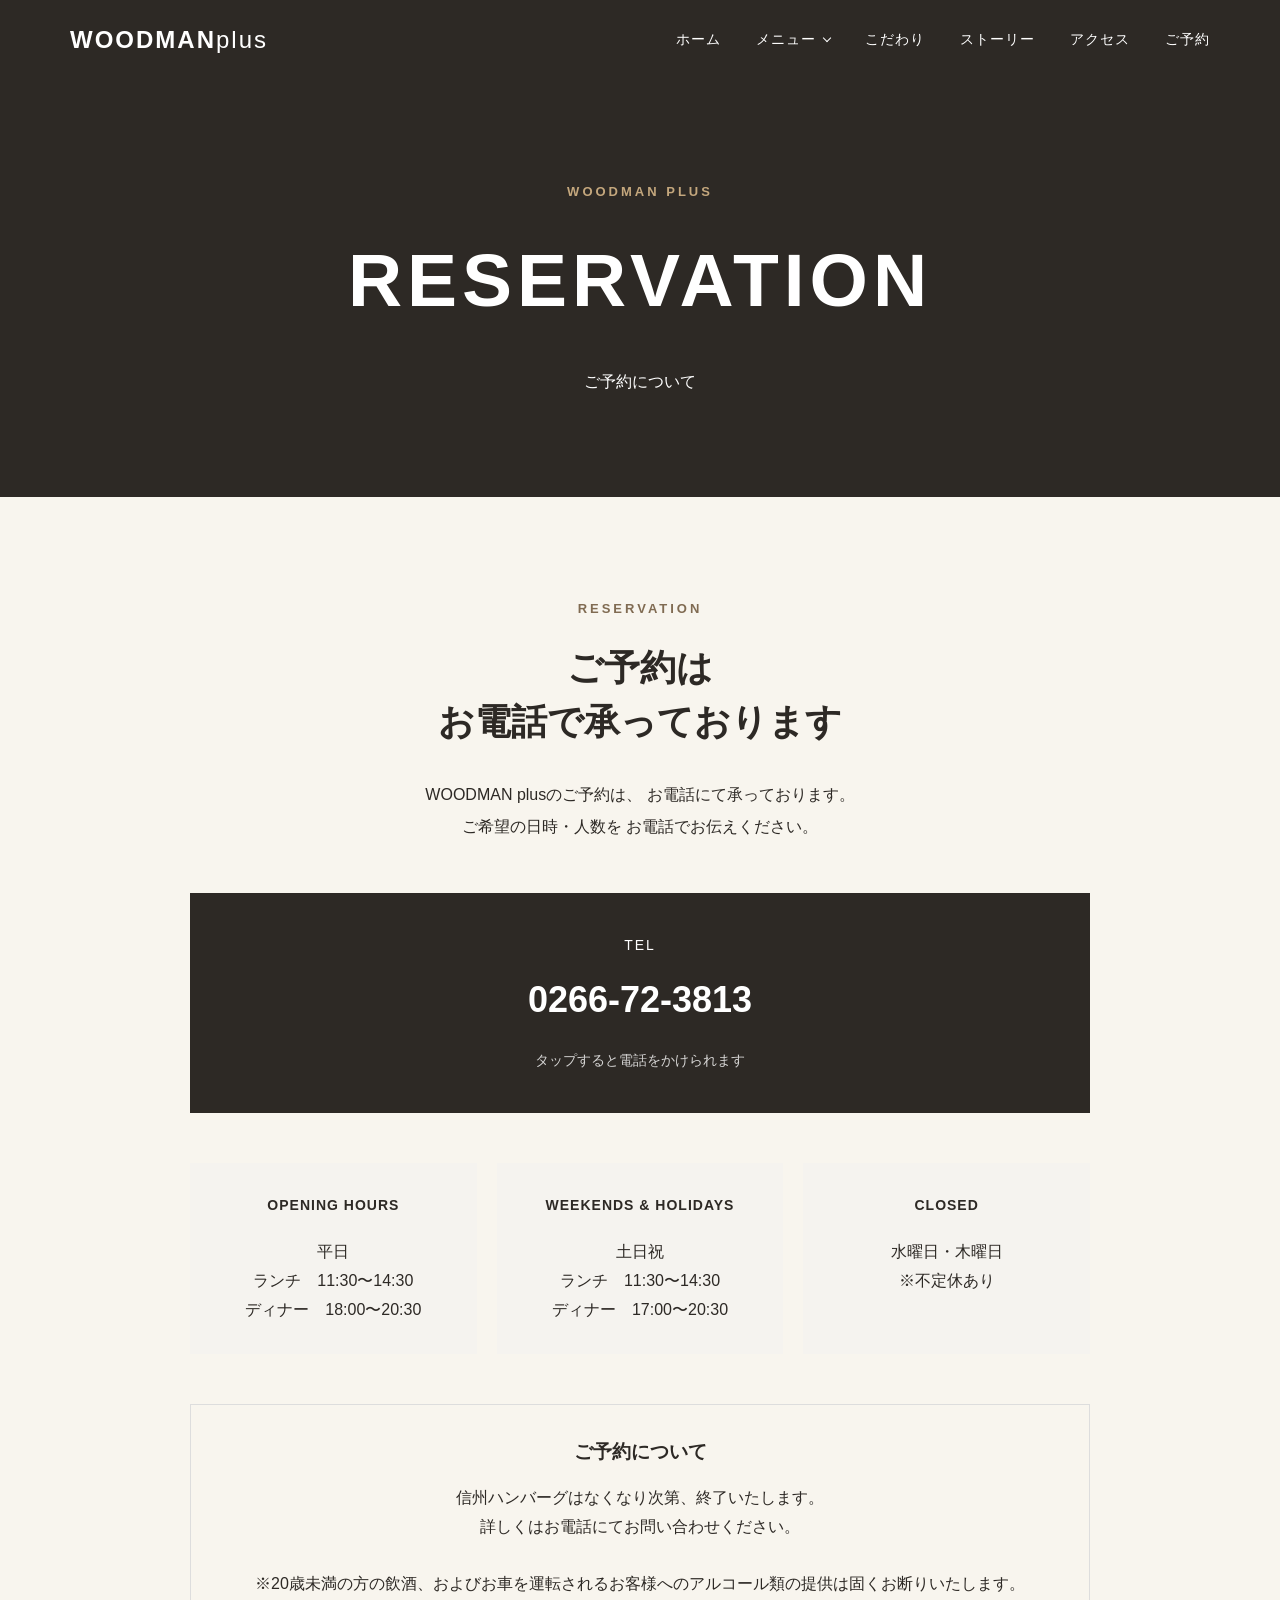
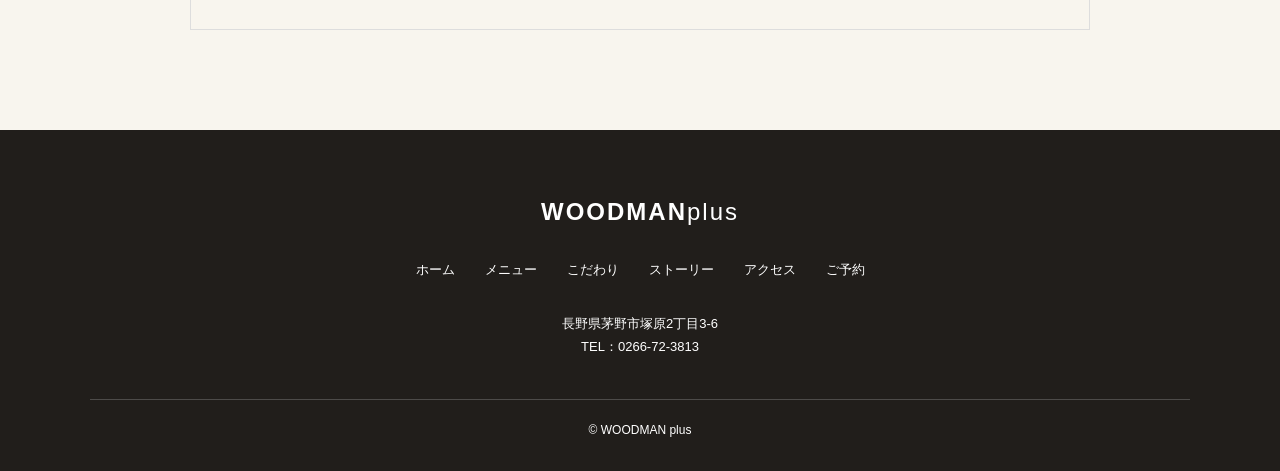
<file: reservation.html>
<!DOCTYPE html>

<html lang="ja">

<head>

    <meta charset="UTF-8">

    <meta
        name="viewport"
        content="width=device-width, initial-scale=1.0"
    >

    <title>RESERVATION｜WOODMAN plus</title>

    <link
        rel="stylesheet"
        href="css/style.css"
    >

    <script
        src="js/script.js"
        defer
    ></script>

</head>


<body>


<!-- =========================
     ヘッダー
========================= -->

<header class="header">

    <div class="header-inner">

        <a
            href="index.html"
            class="logo"
        >
            WOODMAN<span>plus</span>
        </a>


        <!-- PC用ナビゲーション -->

<nav class="nav">
    <a href="index.html">ホーム</a>
    <div class="nav-menu">
        <a class="nav-menu-link" href="menu.html">メニュー</a>
        <div class="nav-dropdown" aria-label="メニューの項目">
            <a href="menu.html#hamburg">ハンバーグ <span aria-hidden="true">→</span></a>
            <a href="menu.html#steak">ステーキ <span aria-hidden="true">→</span></a>
            <a href="menu.html#drink">ドリンク <span aria-hidden="true">→</span></a>
        </div>
    </div>
    <a href="commitment.html">こだわり</a>
    <a href="story.html">ストーリー</a>
    <a href="access.html">アクセス</a>
    <a href="reservation.html">ご予約</a>
</nav>


        <!-- スマホ用メニューボタン -->

        <button
            class="menu-button"
            id="menuButton"
            aria-label="メニューを開く"
        >

            <span></span>
            <span></span>
            <span></span>

        </button>

    </div>


    <!-- スマホ用メニュー -->
<nav class="mobile-nav" id="mobileNav">
    <a href="index.html">ホーム</a>
    <div class="mobile-menu-row">
        <a href="menu.html">メニュー</a>
        <button class="mobile-subnav-toggle" type="button" aria-expanded="false" aria-controls="mobileMenuSubnav" aria-label="メニューの項目を開く">›</button>
    </div>
    <div class="mobile-subnav" id="mobileMenuSubnav" aria-label="メニューの項目">
        <a class="mobile-subnav-link" href="menu.html#hamburg">ハンバーグ</a>
        <a class="mobile-subnav-link" href="menu.html#steak">ステーキ</a>
        <a class="mobile-subnav-link" href="menu.html#drink">ドリンク</a>
    </div>
    <a href="commitment.html">こだわり</a>
    <a href="story.html">ストーリー</a>
    <a href="access.html">アクセス</a>
    <a href="reservation.html">ご予約</a>
</nav>

</header>


<!-- =========================
     メイン
========================= -->

<main>


    <!-- ページタイトル -->

    <section class="page-hero">

        <div class="page-hero-inner">

            <p class="section-label">
                WOODMAN PLUS
            </p>

            <h1>
                RESERVATION
            </h1>

            <p>
                ご予約について
            </p>

        </div>

    </section>


    <!-- =========================
         予約案内
    ========================= -->

    <section class="reservation-section" id="reservation-details">

        <div class="reservation-inner">


            <p class="section-label">
                RESERVATION
            </p>


            <h2>
                ご予約は<br>
                お電話で承っております
            </h2>


            <p class="reservation-text">

                WOODMAN plusのご予約は、
                お電話にて承っております。<br>

                ご希望の日時・人数を
                お電話でお伝えください。

            </p>


            <!-- 電話番号 -->

            <div class="reservation-phone">

                <p class="reservation-phone-label">
                    TEL
                </p>


                <a href="tel:0266723813">

                    0266-72-3813

                </a>


                <p class="reservation-phone-text">
                    タップすると電話をかけられます
                </p>

            </div>


            <!-- 営業時間 -->

            <div class="reservation-info">


                <div class="reservation-info-item">

                    <h3>
                        OPENING HOURS
                    </h3>

                    <p>

                        平日<br>
                        ランチ　11:30〜14:30<br>
                        ディナー　18:00〜20:30

                    </p>

                </div>


                <div class="reservation-info-item">

                    <h3>
                        WEEKENDS & HOLIDAYS
                    </h3>

                    <p>

                        土日祝<br>
                        ランチ　11:30〜14:30<br>
                        ディナー　17:00〜20:30

                    </p>

                </div>


                <div class="reservation-info-item">

                    <h3>
                        CLOSED
                    </h3>

                    <p>

                        水曜日・木曜日<br>
                        ※不定休あり

                    </p>

                </div>


            </div>


            <!-- 注意 -->

            <div class="reservation-notice-box">

                <h3>
                    ご予約について
                </h3>

                <p>
                    信州ハンバーグはなくなり次第、終了いたします。<br>

                    詳しくはお電話にてお問い合わせください。<br><br>

                    ※20歳未満の方の飲酒、およびお車を運転されるお客様へのアルコール類の提供は固くお断りいたします。

                </p>

            </div>


        </div>

    </section>


</main>


<!-- =========================
     フッター
========================= -->

<footer class="footer">

    <div class="footer-inner">


        <div class="footer-logo">

            WOODMAN<span>plus</span>

        </div>


<nav class="footer-nav">
    <a href="index.html">ホーム</a>
    <a href="menu.html">メニュー</a>
    <a href="commitment.html">こだわり</a>
    <a href="story.html">ストーリー</a>
    <a href="access.html">アクセス</a>
    <a href="reservation.html">ご予約</a>
</nav>


        <p class="footer-address">

            長野県茅野市塚原2丁目3-6<br>

            TEL：0266-72-3813

        </p>


        <p class="copyright">

            © WOODMAN plus

        </p>


    </div>

</footer>


</body>

</html>
</file>
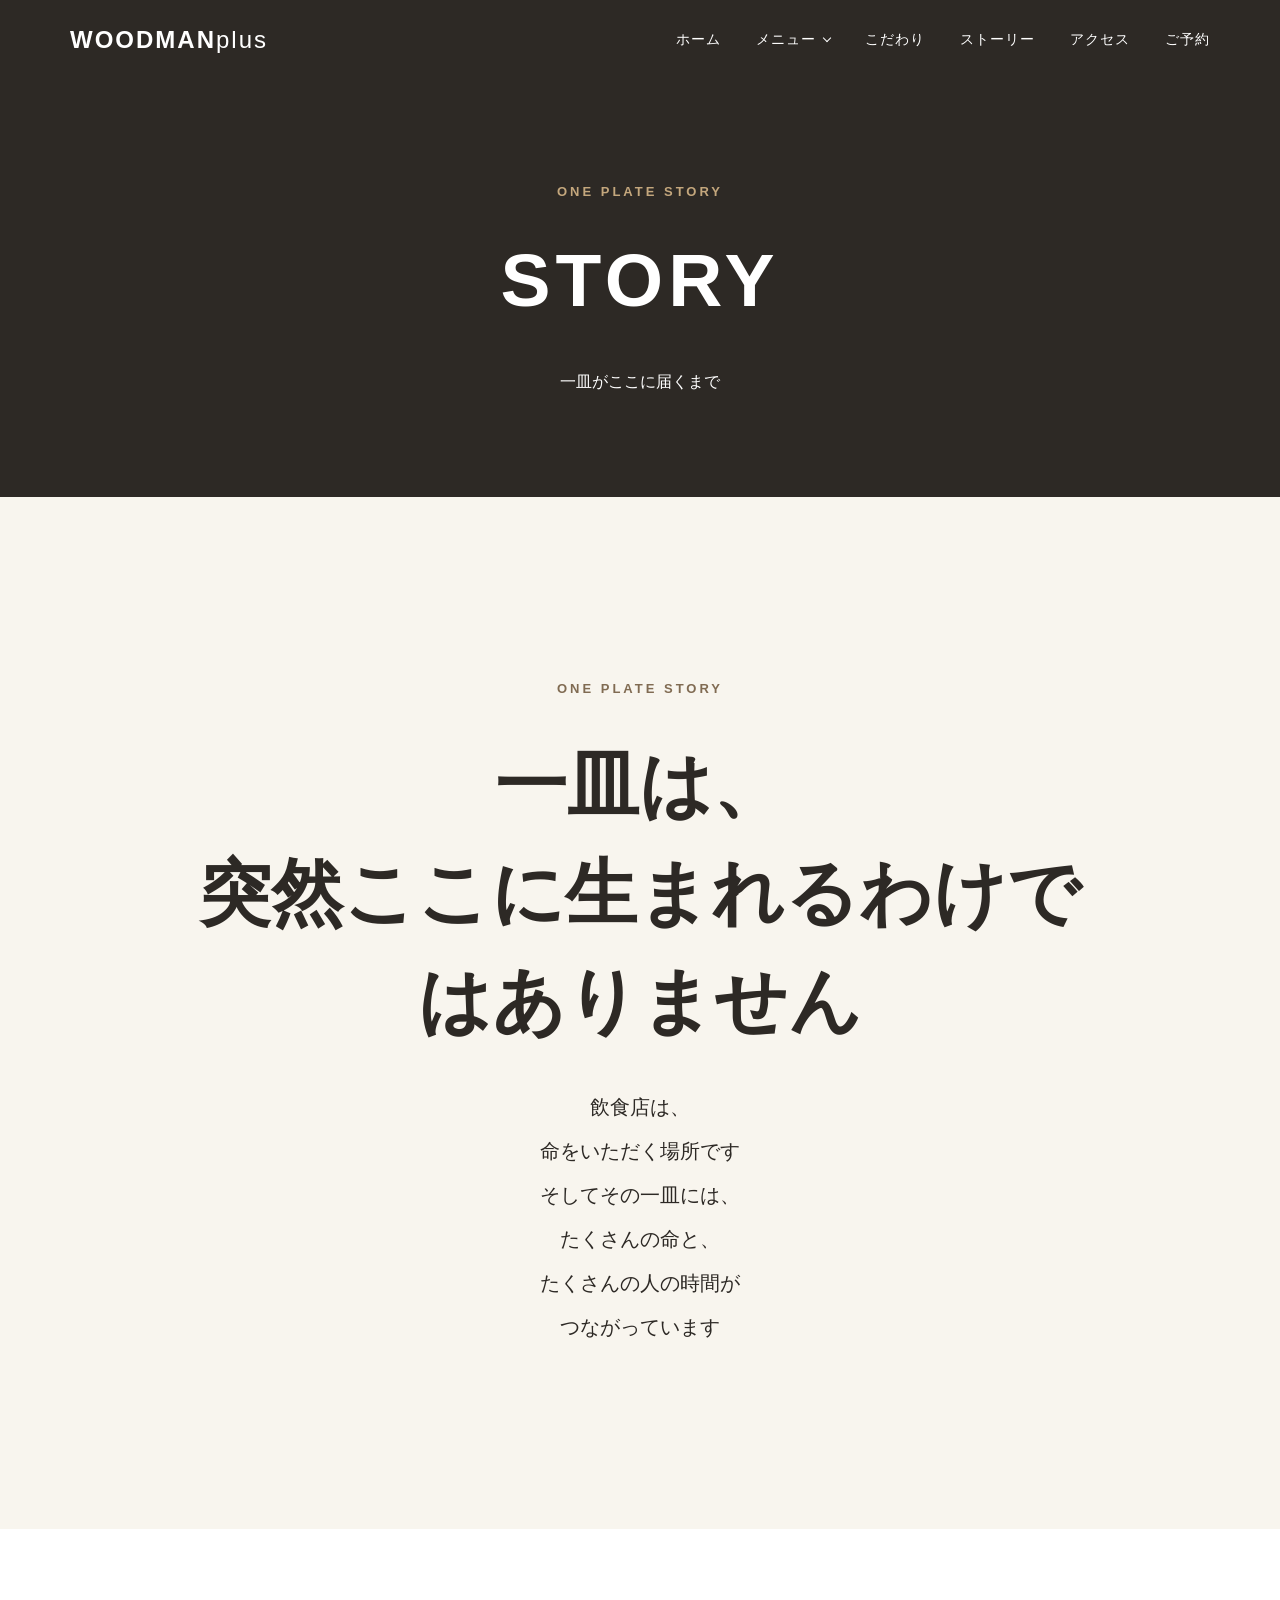
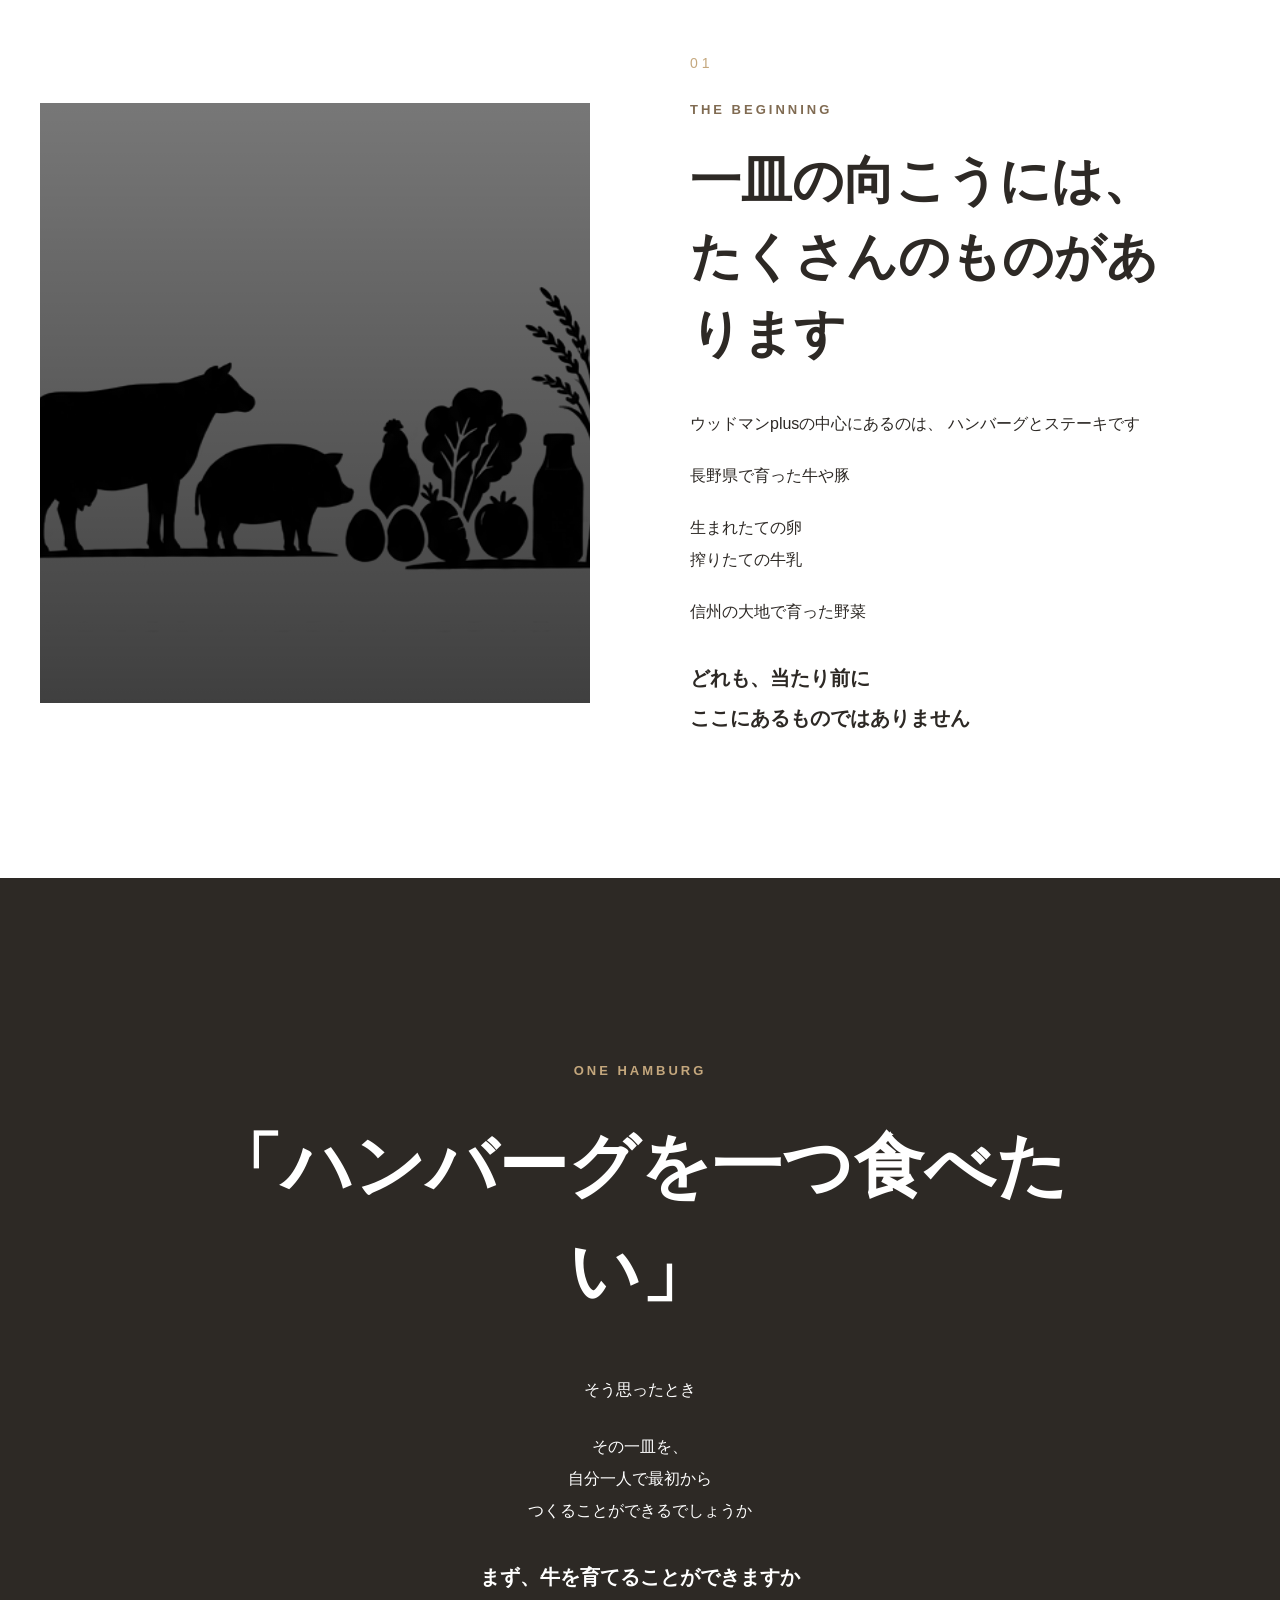
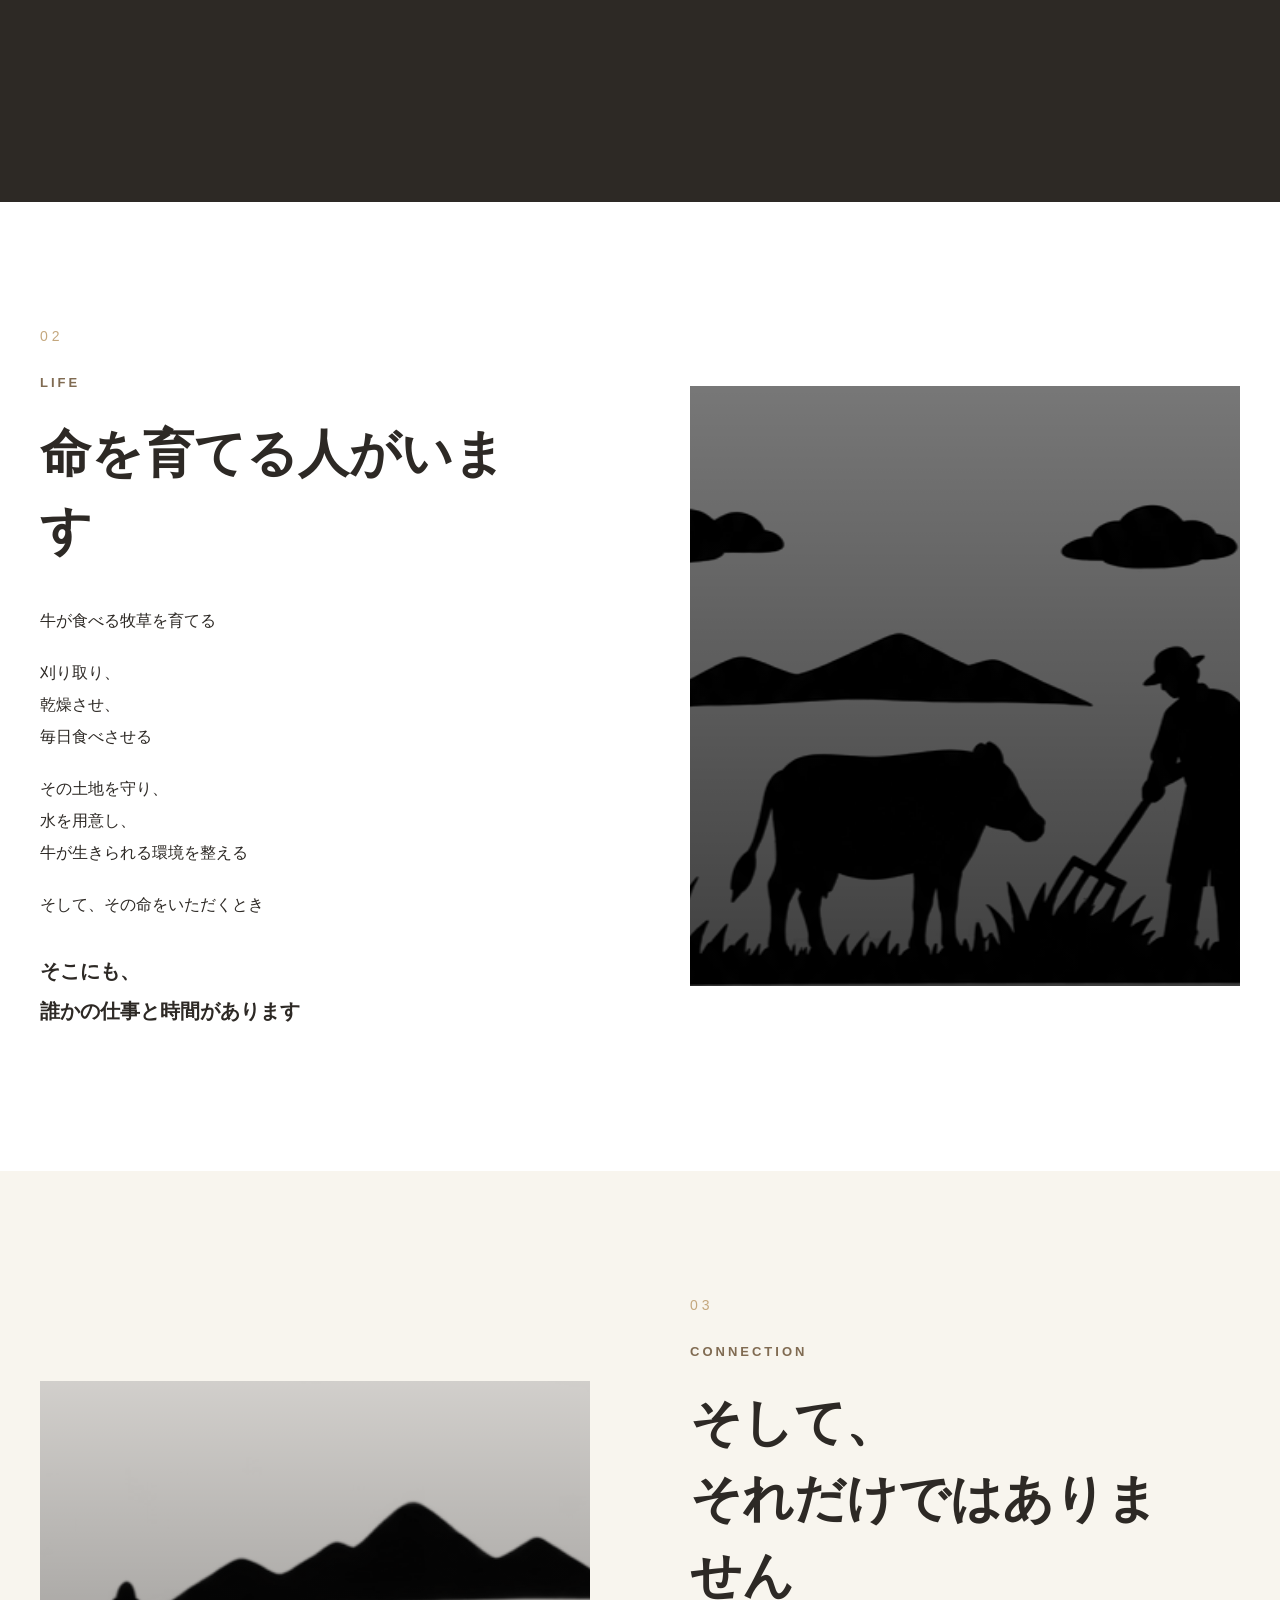
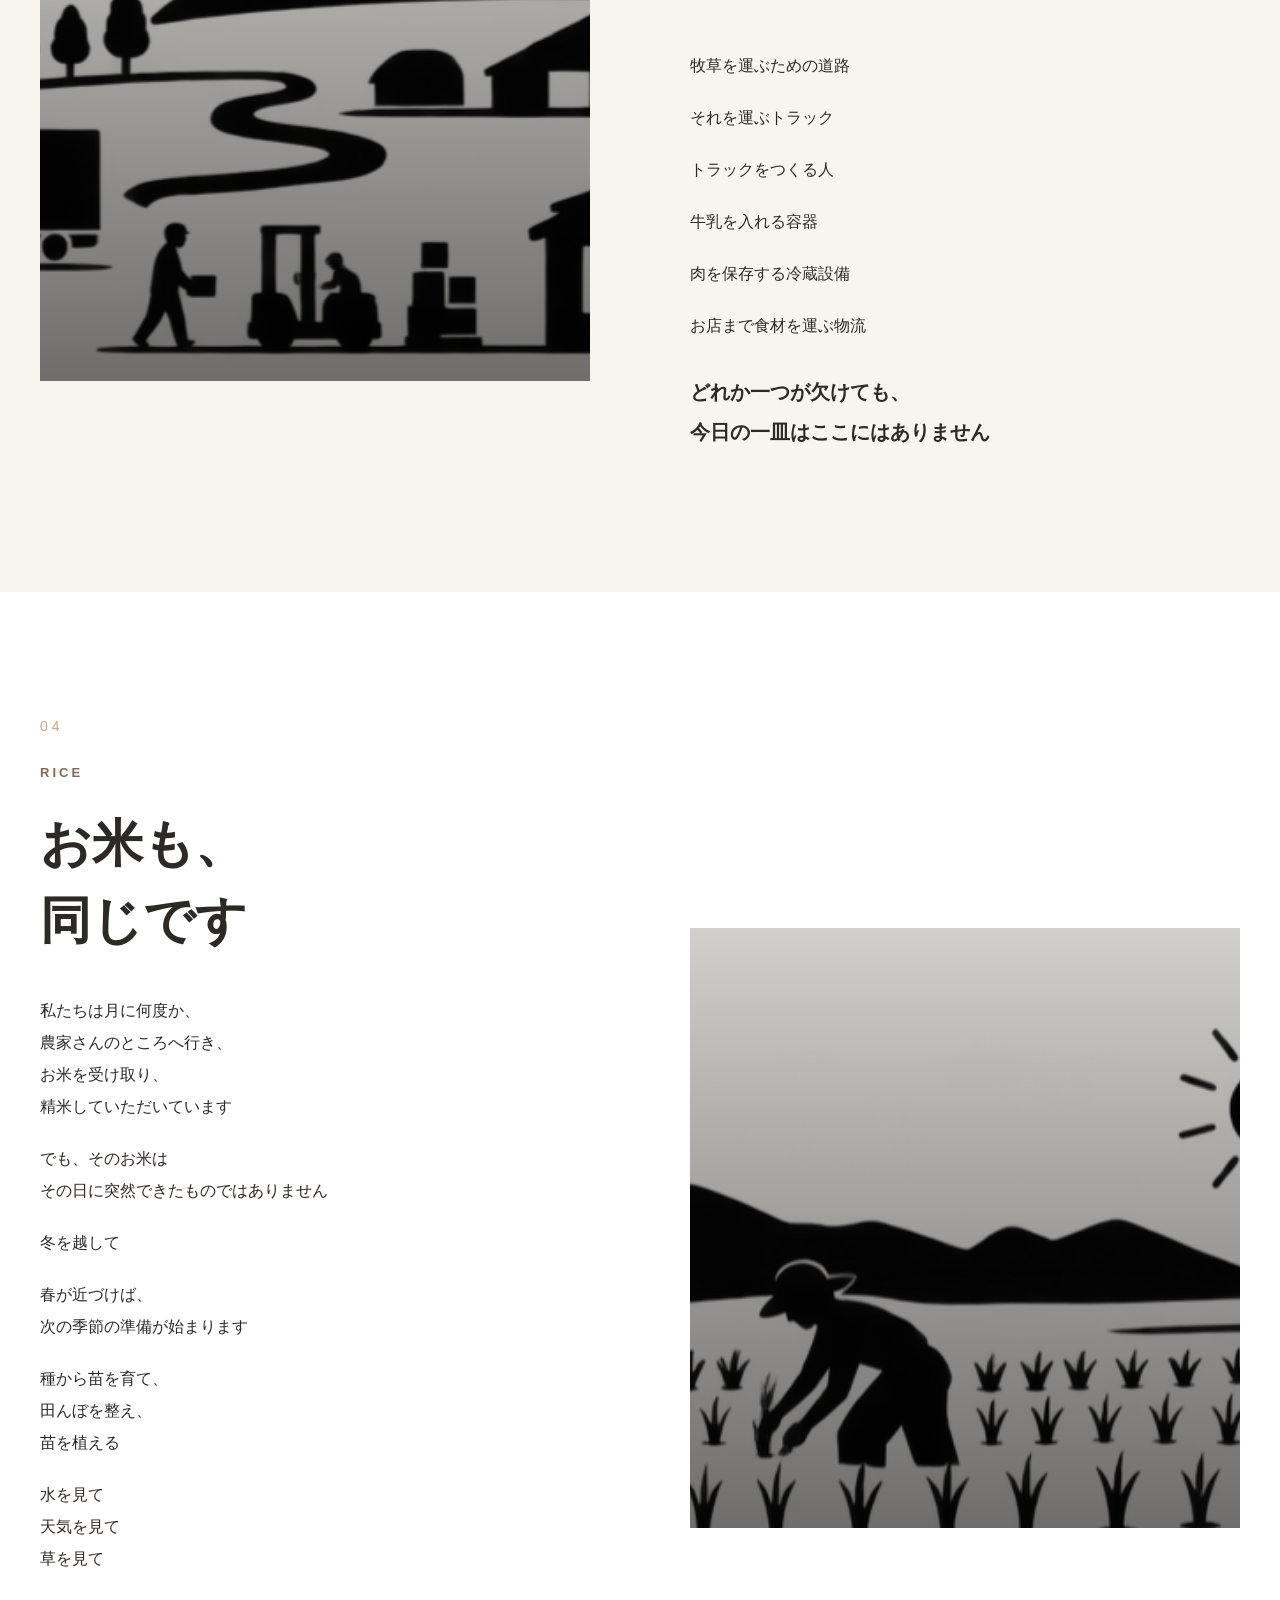
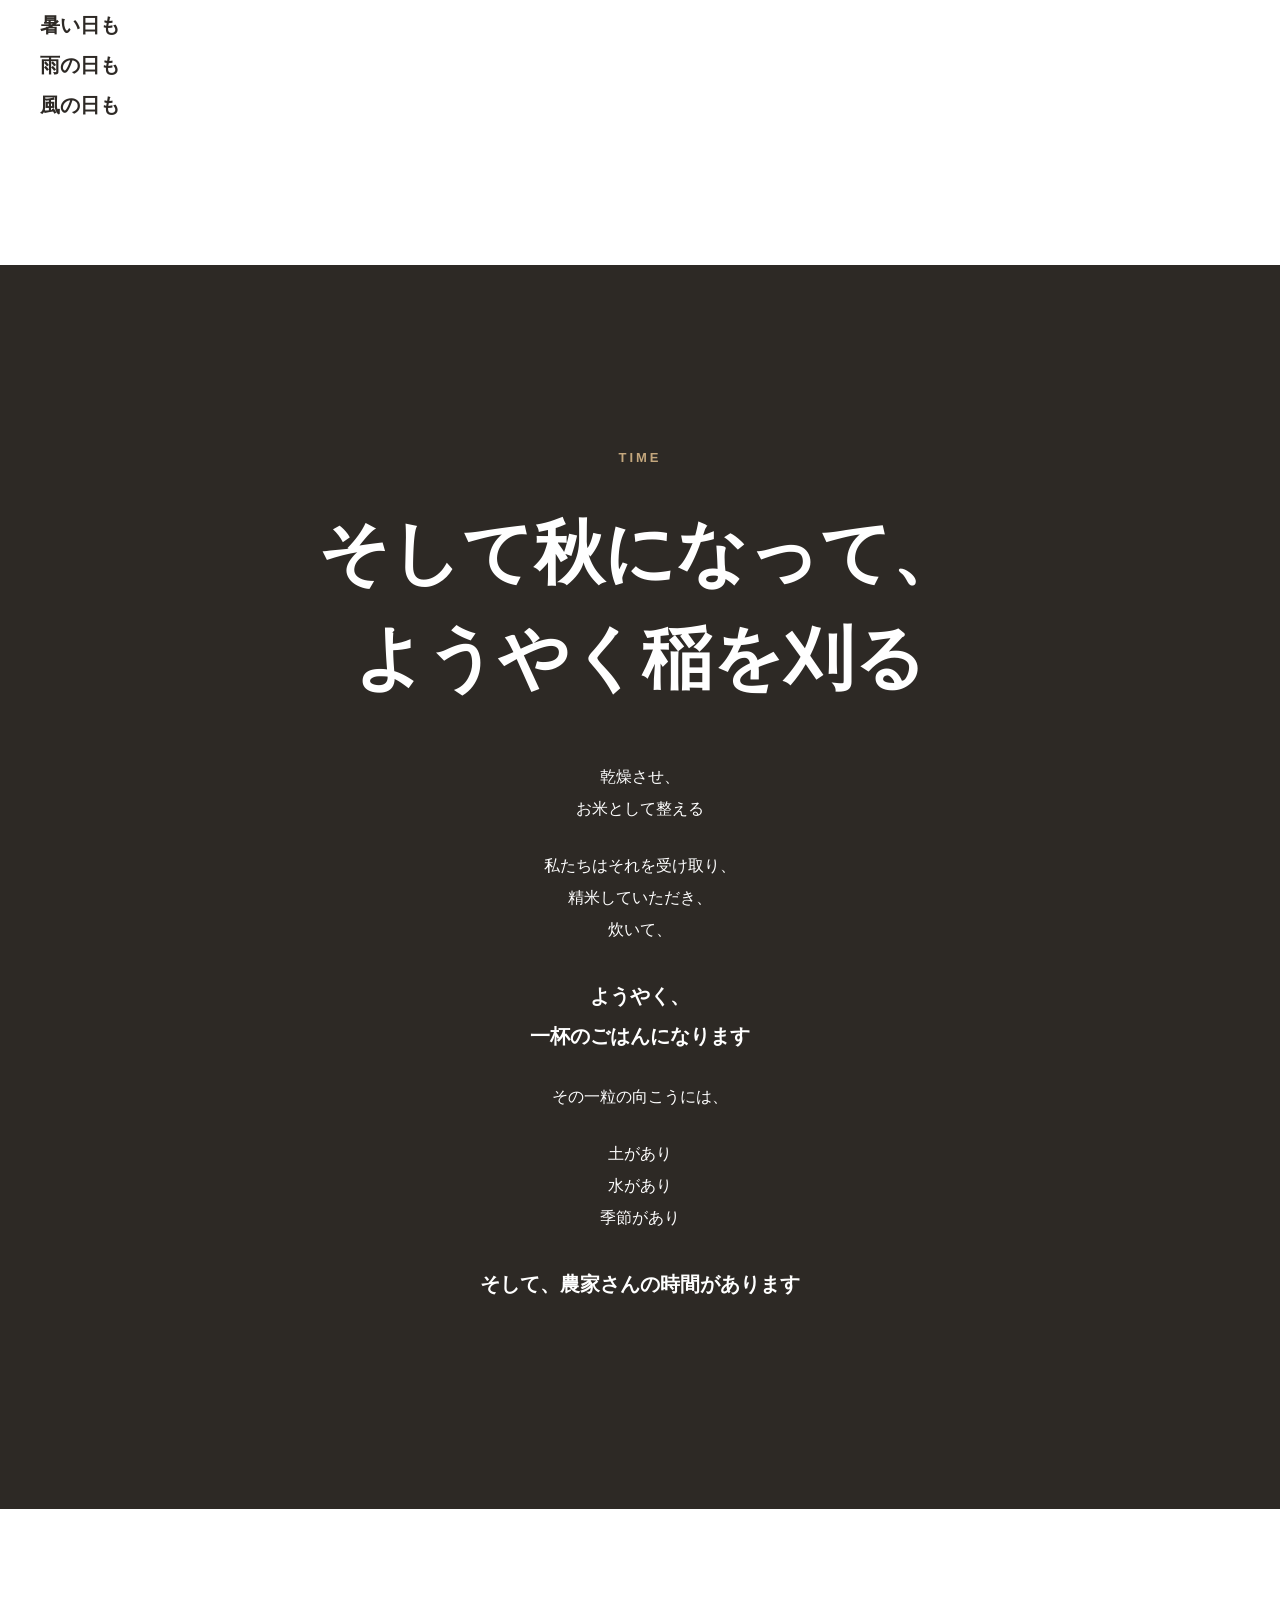
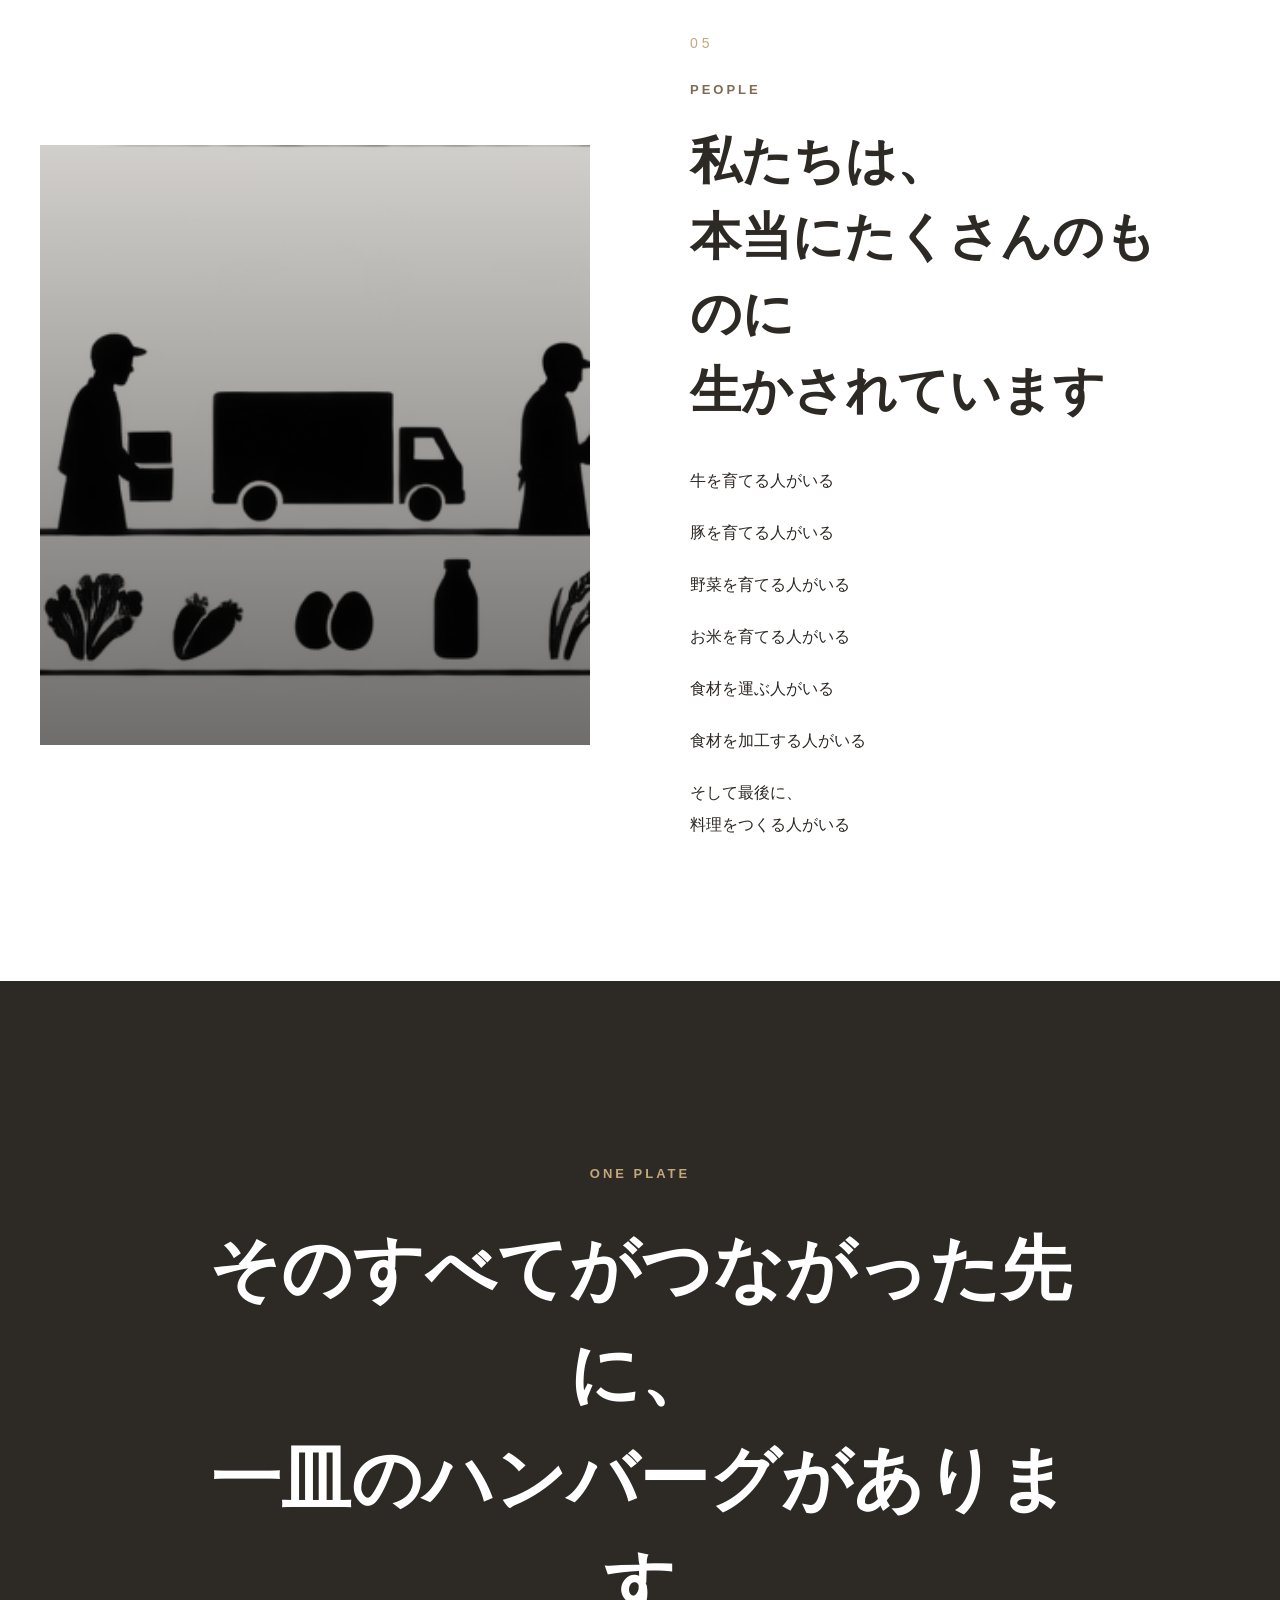
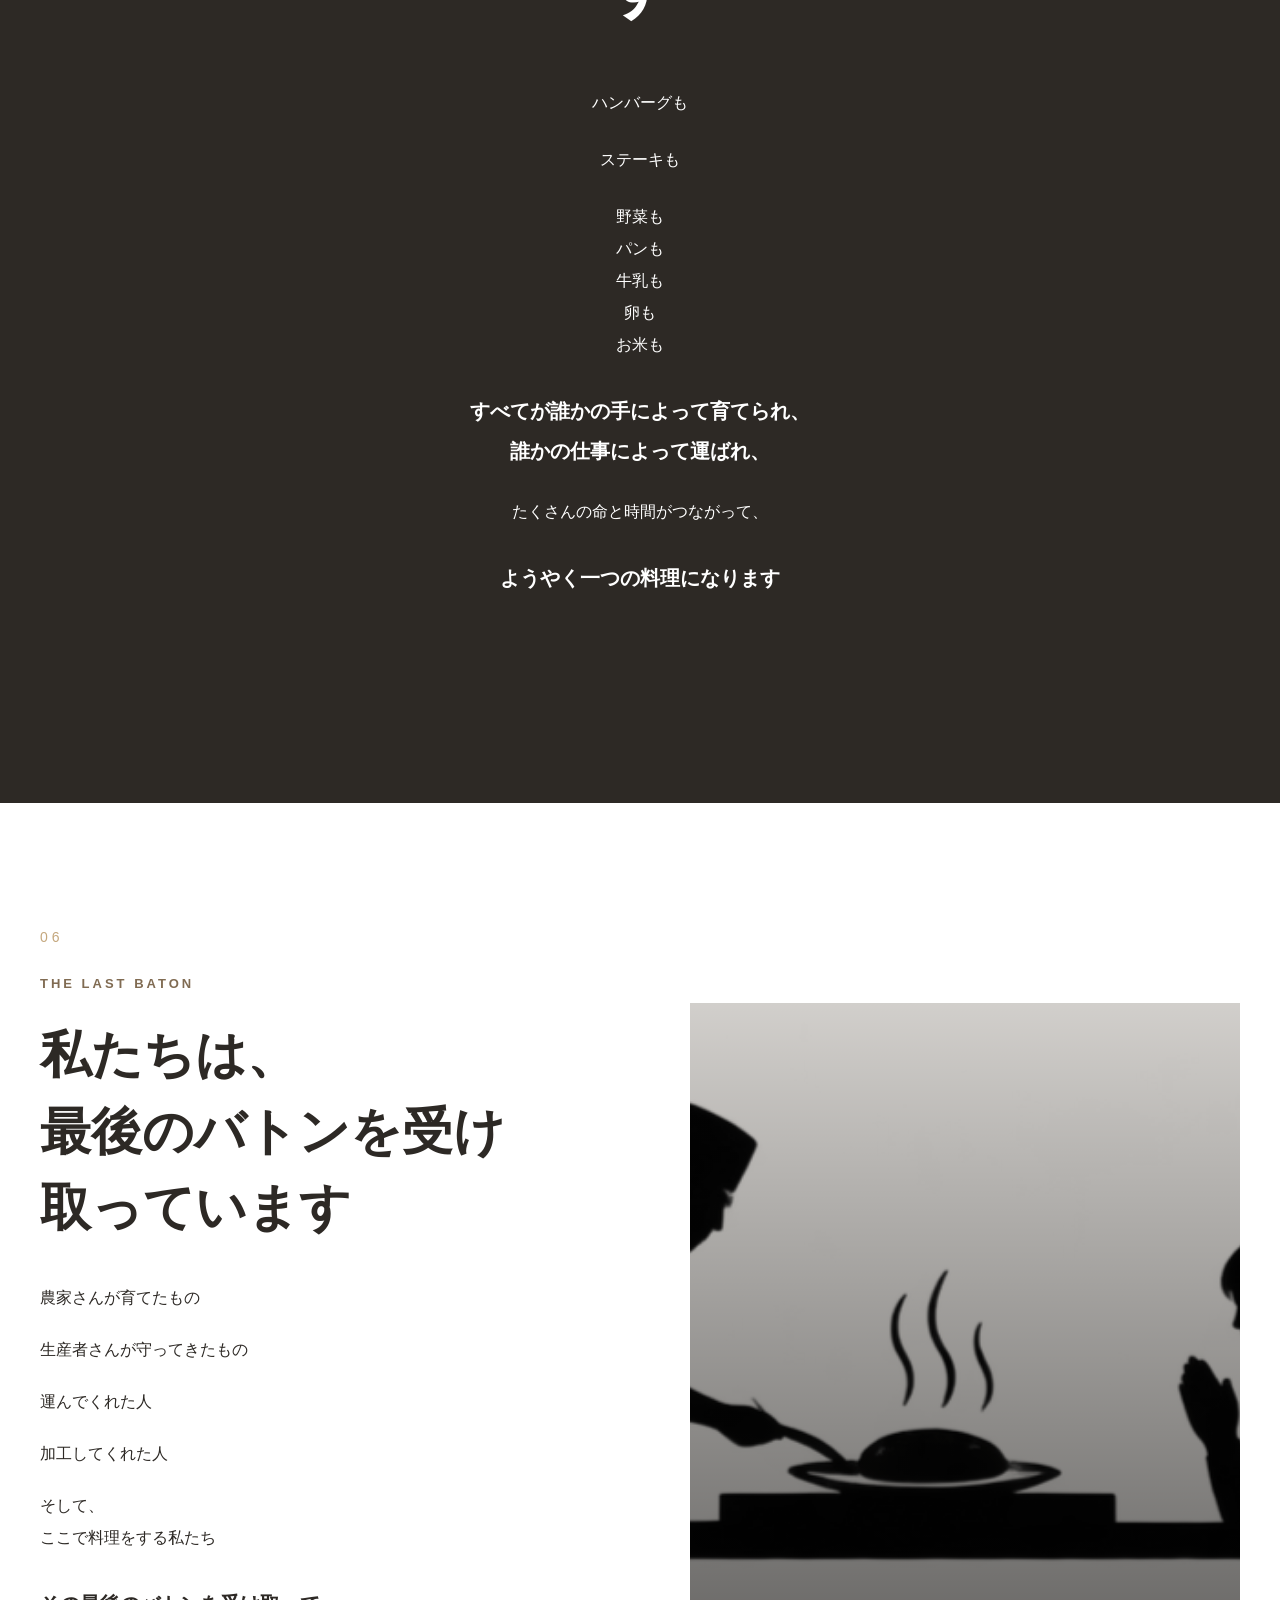
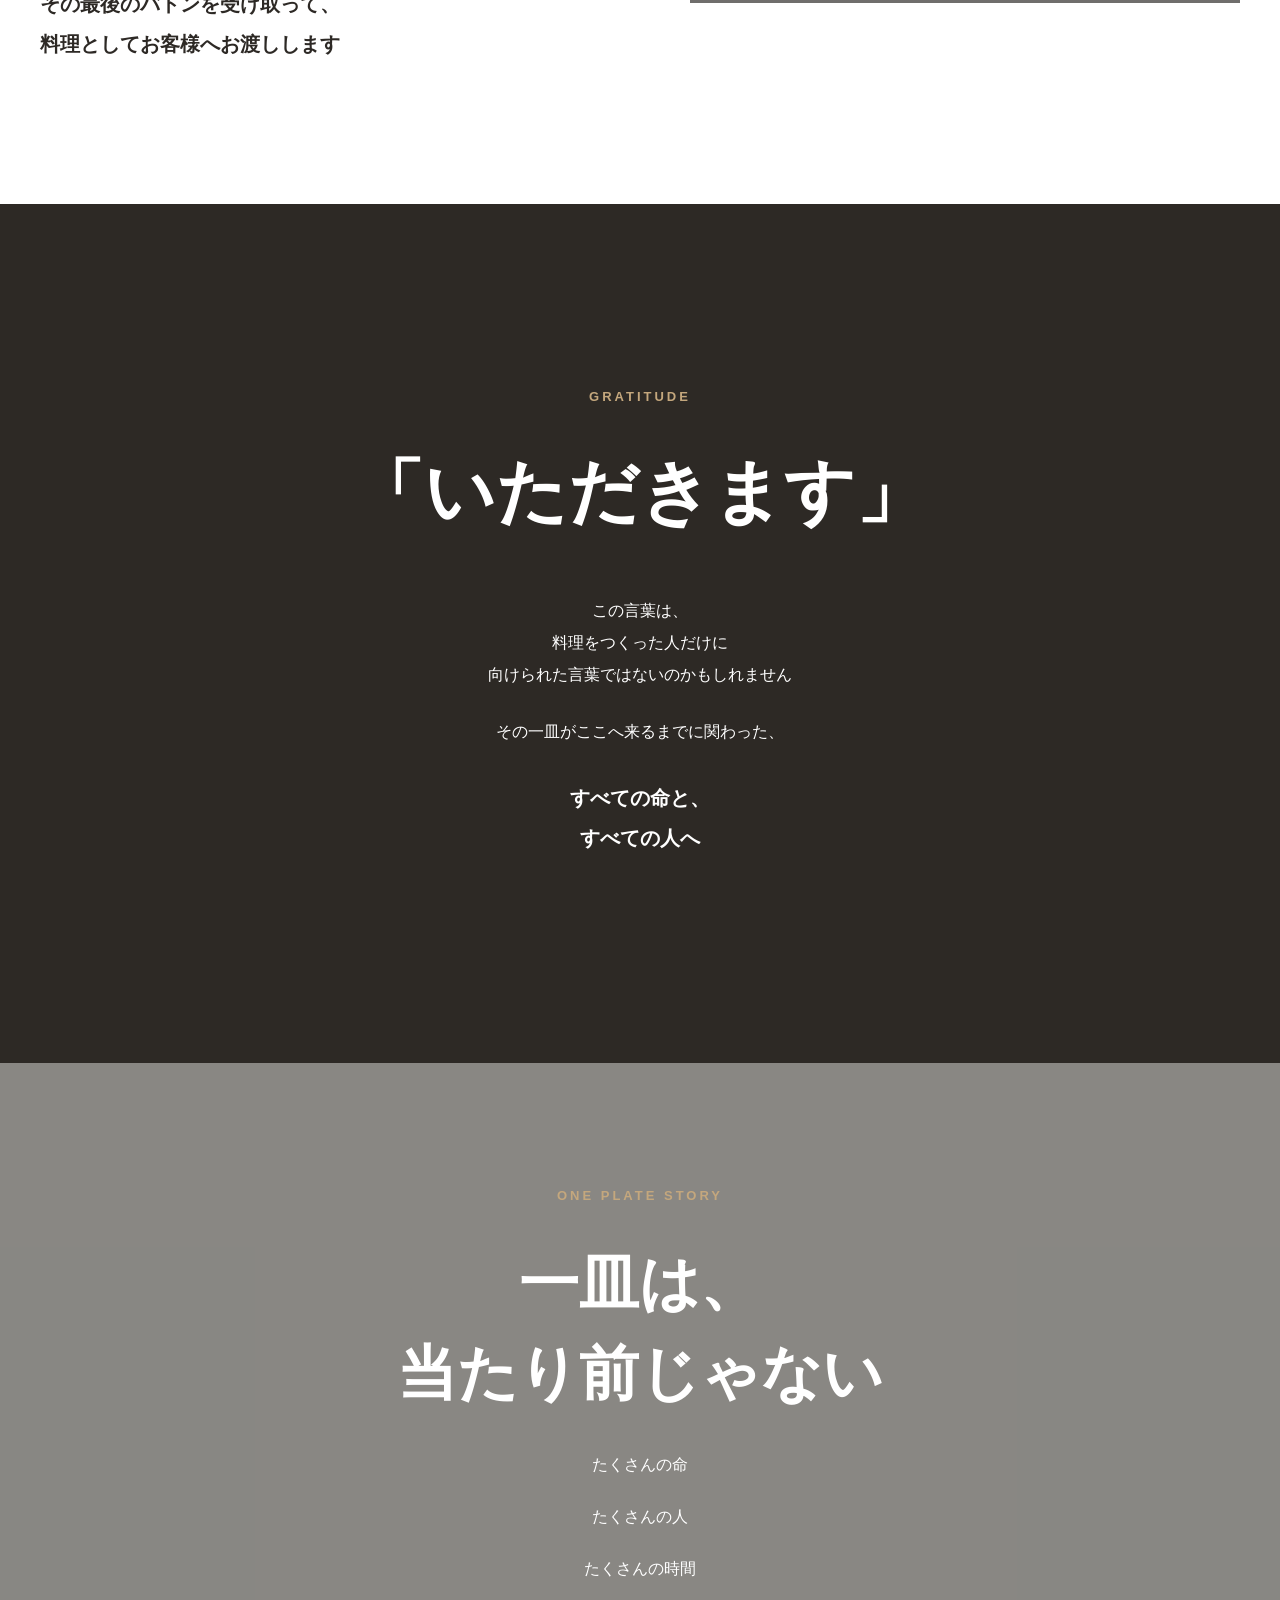
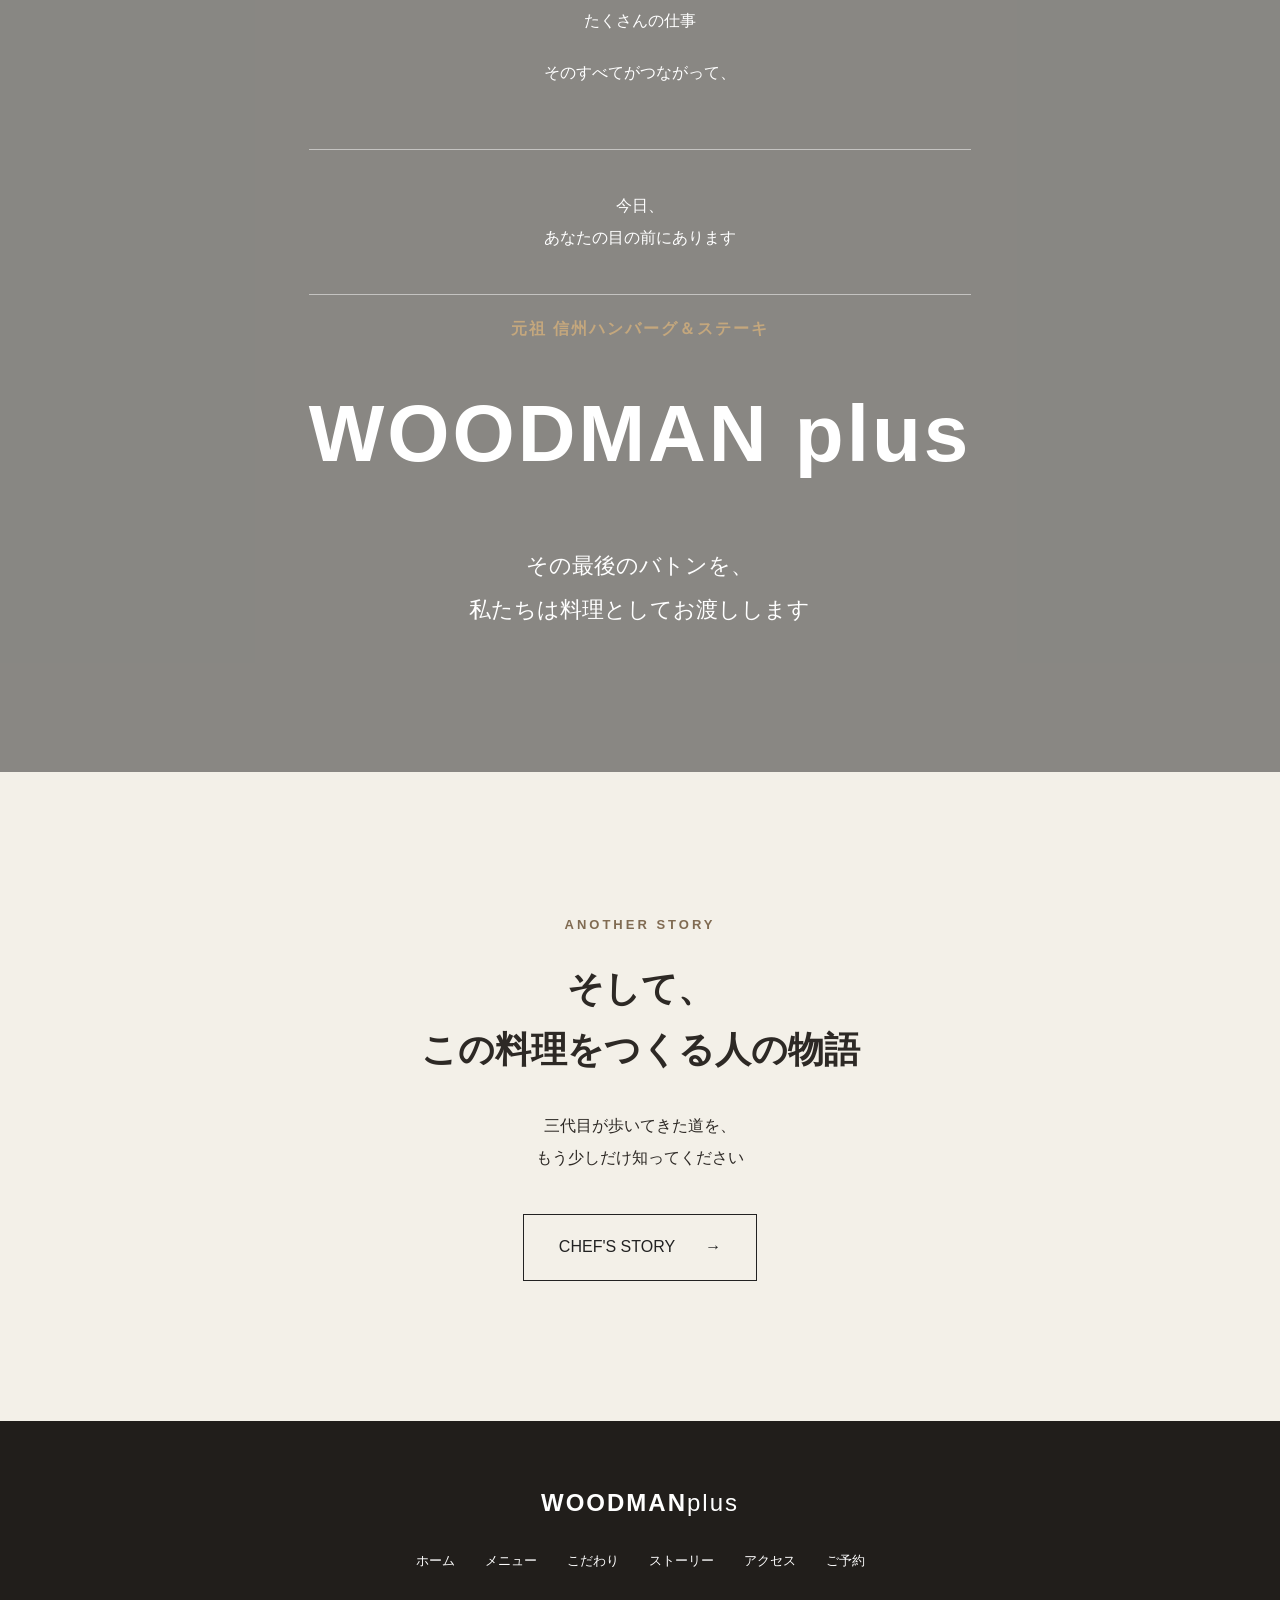
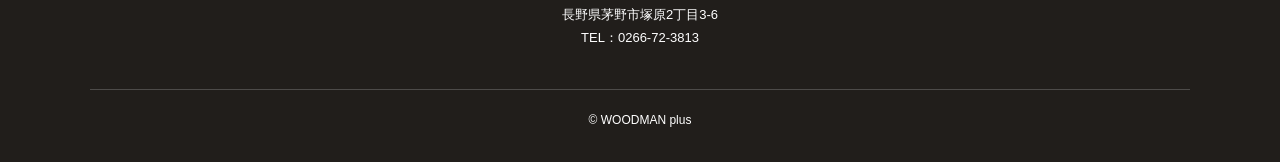
<file: story.html>
<!DOCTYPE html>

<html lang="ja">

<head>

    <meta charset="UTF-8">

    <meta
        name="viewport"
        content="width=device-width, initial-scale=1.0"
    >

    <title>STORY｜WOODMAN plus</title>

    <link
        rel="stylesheet"
        href="css/style.css"
    >

    <script
        src="js/script.js"
        defer
    ></script>

</head>


<body>


<!-- =========================
     ヘッダー
========================= -->

<header class="header">

    <div class="header-inner">

        <a
            href="index.html"
            class="logo"
        >

            WOODMAN<span>plus</span>

        </a>


        <!-- PC用ナビゲーション -->

        <nav class="nav">

            <a href="index.html">
                ホーム
            </a>

            <div class="nav-menu">
                <a class="nav-menu-link" href="menu.html">メニュー</a>
                <div class="nav-dropdown" aria-label="メニューの項目">
                    <a href="menu.html#hamburg">ハンバーグ <span aria-hidden="true">→</span></a>
                    <a href="menu.html#steak">ステーキ <span aria-hidden="true">→</span></a>
                    <a href="menu.html#drink">ドリンク <span aria-hidden="true">→</span></a>
                </div>
            </div>

            <a href="commitment.html">
                こだわり
            </a>

            <a href="story.html">
                ストーリー
            </a>

            <a href="access.html">
                アクセス
            </a>

            <a href="reservation.html">
                ご予約
            </a>

        </nav>


        <!-- スマホ用メニューボタン -->

        <button
            class="menu-button"
            id="menuButton"
            aria-label="メニューを開く"
        >

            <span></span>
            <span></span>
            <span></span>

        </button>

    </div>


    <!-- スマホ用ナビゲーション -->

    <nav
        class="mobile-nav"
        id="mobileNav"
    >

        <a href="index.html">
            ホーム
        </a>

        <div class="mobile-menu-row">
            <a href="menu.html">メニュー</a>
            <button class="mobile-subnav-toggle" type="button" aria-expanded="false" aria-controls="mobileMenuSubnav" aria-label="メニューの項目を開く">›</button>
        </div>
        <div class="mobile-subnav" id="mobileMenuSubnav" aria-label="メニューの項目">
            <a class="mobile-subnav-link" href="menu.html#hamburg">ハンバーグ</a>
            <a class="mobile-subnav-link" href="menu.html#steak">ステーキ</a>
            <a class="mobile-subnav-link" href="menu.html#drink">ドリンク</a>
        </div>

        <a href="commitment.html">
            こだわり
        </a>

        <a href="story.html">
            ストーリー
        </a>

        <a href="access.html">
            アクセス
        </a>

        <a href="reservation.html">
            ご予約
        </a>

    </nav>

</header>



<!-- =========================
     メイン
========================= -->

<main>


    <!-- =========================
         ページタイトル
    ========================= -->

    <section class="page-hero story-page-hero">

        <div class="page-hero-inner">

            <p class="section-label">
                ONE PLATE STORY
            </p>

            <h1>
                STORY
            </h1>

            <p>
                一皿がここに届くまで
            </p>

        </div>

    </section>



    <!-- =========================
         オープニング
    ========================= -->

    <section class="story-opening">

        <div class="story-opening-inner story-reveal">

            <p class="section-label">
                ONE PLATE STORY
            </p>

            <h2>
                一皿は、<br>
                突然ここに生まれるわけではありません
            </h2>

            <p class="story-opening-text">

                飲食店は、<br>
                命をいただく場所です

            </p>

            <p class="story-opening-text">

                そしてその一皿には、<br>
                たくさんの命と、<br>
                たくさんの人の時間が<br>
                つながっています

            </p>

        </div>

    </section>



    <!-- =========================
         01 一皿のはじまり
    ========================= -->

    <section class="story-scene">

        <div class="story-scene-inner">


            <!-- 影絵 -->

            <div class="story-visual story-reveal">

                <img
                    src="images/story-01.png"
                    alt="牛や豚、野菜など食材の影絵"
                >

            </div>


            <!-- 文章 -->

            <div class="story-content story-reveal">

                <p class="story-number">
                    01
                </p>

                <p class="section-label">
                    THE BEGINNING
                </p>

                <h2>
                    一皿の向こうには、<br>
                    たくさんのものがあります
                </h2>

                <p>

                    ウッドマンplusの中心にあるのは、
                    ハンバーグとステーキです

                </p>

                <p>

                    長野県で育った牛や豚

                </p>

                <p>

                    生まれたての卵<br>
                    搾りたての牛乳

                </p>

                <p>

                    信州の大地で育った野菜

                </p>

                <p class="story-emphasis">

                    どれも、当たり前に<br>
                    ここにあるものではありません

                </p>

            </div>


        </div>

    </section>



    <!-- =========================
         02 ハンバーグを一つ
    ========================= -->

    <section class="story-quote-section">

        <div class="story-quote-inner story-reveal">

            <p class="section-label">
                ONE HAMBURG
            </p>

            <h2>

                「ハンバーグを一つ食べたい」

            </h2>

            <p>

                そう思ったとき

            </p>

            <p>

                その一皿を、<br>
                自分一人で最初から<br>
                つくることができるでしょうか

            </p>

            <p class="story-emphasis">

                まず、牛を育てることができますか

            </p>

        </div>

    </section>



    <!-- =========================
         03 命を育てる
    ========================= -->

    <section class="story-scene story-scene-reverse">

        <div class="story-scene-inner">


            <!-- 影絵 -->

            <div class="story-visual story-reveal">

                <img
                    src="images/story-02.png"
                    alt="牛を育てる人と牧草の影絵"
                >

            </div>


            <!-- 文章 -->

            <div class="story-content story-reveal">

                <p class="story-number">
                    02
                </p>

                <p class="section-label">
                    LIFE
                </p>

                <h2>
                    命を育てる人がいます
                </h2>

                <p>

                    牛が食べる牧草を育てる

                </p>

                <p>

                    刈り取り、<br>
                    乾燥させ、<br>
                    毎日食べさせる

                </p>

                <p>

                    その土地を守り、<br>
                    水を用意し、<br>
                    牛が生きられる環境を整える

                </p>

                <p>

                    そして、その命をいただくとき

                </p>

                <p class="story-emphasis">

                    そこにも、<br>
                    誰かの仕事と時間があります

                </p>

            </div>


        </div>

    </section>



    <!-- =========================
         04 つながる仕事
    ========================= -->

    <section class="story-scene">

        <div class="story-scene-inner">


            <!-- 影絵 -->

            <div class="story-visual story-reveal">

                <img
                    src="images/story-03.png"
                    alt="農家やトラックなど食材を支える人々の影絵"
                >

            </div>


            <!-- 文章 -->

            <div class="story-content story-reveal">

                <p class="story-number">
                    03
                </p>

                <p class="section-label">
                    CONNECTION
                </p>

                <h2>
                    そして、<br>
                    それだけではありません
                </h2>

                <p>

                    牧草を運ぶための道路

                </p>

                <p>

                    それを運ぶトラック

                </p>

                <p>

                    トラックをつくる人

                </p>

                <p>

                    牛乳を入れる容器

                </p>

                <p>

                    肉を保存する冷蔵設備

                </p>

                <p>

                    お店まで食材を運ぶ物流

                </p>

                <p class="story-emphasis">

                    どれか一つが欠けても、<br>
                    今日の一皿はここにはありません

                </p>

            </div>


        </div>

    </section>



    <!-- =========================
         05 お米
    ========================= -->

    <section class="story-scene story-scene-reverse">

        <div class="story-scene-inner">


            <!-- 影絵 -->

            <div class="story-visual story-reveal">

                <img
                    src="images/story-04.png"
                    alt="田んぼと農家の影絵"
                >

            </div>


            <!-- 文章 -->

            <div class="story-content story-reveal">

                <p class="story-number">
                    04
                </p>

                <p class="section-label">
                    RICE
                </p>

                <h2>
                    お米も、<br>
                    同じです
                </h2>

                <p>

                    私たちは月に何度か、<br>
                    農家さんのところへ行き、<br>
                    お米を受け取り、<br>
                    精米していただいています

                </p>

                <p>

                    でも、そのお米は<br>
                    その日に突然できたものではありません

                </p>

                <p>

                    冬を越して

                </p>

                <p>

                    春が近づけば、<br>
                    次の季節の準備が始まります

                </p>

                <p>

                    種から苗を育て、<br>
                    田んぼを整え、<br>
                    苗を植える

                </p>

                <p>

                    水を見て<br>
                    天気を見て<br>
                    草を見て

                </p>

                <p class="story-emphasis">

                    暑い日も<br>
                    雨の日も<br>
                    風の日も

                </p>

            </div>


        </div>

    </section>



    <!-- =========================
         06 一粒の時間
    ========================= -->

    <section class="story-quote-section">

        <div class="story-quote-inner story-reveal">

            <p class="section-label">
                TIME
            </p>

            <h2>

                そして秋になって、<br>
                ようやく稲を刈る

            </h2>

            <p>

                乾燥させ、<br>
                お米として整える

            </p>

            <p>

                私たちはそれを受け取り、<br>
                精米していただき、<br>
                炊いて、

            </p>

            <p class="story-emphasis">

                ようやく、<br>
                一杯のごはんになります

            </p>

            <p>

                その一粒の向こうには、

            </p>

            <p>

                土があり<br>
                水があり<br>
                季節があり

            </p>

            <p class="story-emphasis">

                そして、農家さんの時間があります

            </p>

        </div>

    </section>



    <!-- =========================
         07 たくさんの人
    ========================= -->

    <section class="story-scene">

        <div class="story-scene-inner">


            <!-- 影絵 -->

            <div class="story-visual story-reveal">

                <img
                    src="images/story-05.png"
                    alt="さまざまな仕事をする人々の影絵"
                >

            </div>


            <!-- 文章 -->

            <div class="story-content story-reveal">

                <p class="story-number">
                    05
                </p>

                <p class="section-label">
                    PEOPLE
                </p>

                <h2>
                    私たちは、<br>
                    本当にたくさんのものに<br>
                    生かされています
                </h2>

                <p>

                    牛を育てる人がいる

                </p>

                <p>

                    豚を育てる人がいる

                </p>

                <p>

                    野菜を育てる人がいる

                </p>

                <p>

                    お米を育てる人がいる

                </p>

                <p>

                    食材を運ぶ人がいる

                </p>

                <p>

                    食材を加工する人がいる

                </p>

                <p>

                    そして最後に、<br>
                    料理をつくる人がいる

                </p>

            </div>


        </div>

    </section>



    <!-- =========================
         08 一皿になる
    ========================= -->

    <section class="story-quote-section">

        <div class="story-quote-inner story-reveal">

            <p class="section-label">
                ONE PLATE
            </p>

            <h2>

                そのすべてがつながった先に、<br>
                一皿のハンバーグがあります

            </h2>

            <p>

                ハンバーグも

            </p>

            <p>

                ステーキも

            </p>

            <p>

                野菜も<br>
                パンも<br>
                牛乳も<br>
                卵も<br>
                お米も

            </p>

            <p class="story-emphasis">

                すべてが誰かの手によって育てられ、<br>
                誰かの仕事によって運ばれ、

            </p>

            <p>

                たくさんの命と時間がつながって、

            </p>

            <p class="story-emphasis">

                ようやく一つの料理になります

            </p>

        </div>

    </section>



    <!-- =========================
         09 最後のバトン
    ========================= -->

    <section class="story-scene story-scene-reverse">

        <div class="story-scene-inner">


            <!-- 影絵 -->

            <div class="story-visual story-reveal">

                <img
                    src="images/story-06.png"
                    alt="料理人が料理を届ける影絵"
                >

            </div>


            <!-- 文章 -->

            <div class="story-content story-reveal">

                <p class="story-number">
                    06
                </p>

                <p class="section-label">
                    THE LAST BATON
                </p>

                <h2>
                    私たちは、<br>
                    最後のバトンを受け取っています
                </h2>

                <p>

                    農家さんが育てたもの

                </p>

                <p>

                    生産者さんが守ってきたもの

                </p>

                <p>

                    運んでくれた人

                </p>

                <p>

                    加工してくれた人

                </p>

                <p>

                    そして、<br>
                    ここで料理をする私たち

                </p>

                <p class="story-emphasis">

                    その最後のバトンを受け取って、<br>
                    料理としてお客様へお渡しします

                </p>

            </div>


        </div>

    </section>



    <!-- =========================
         10 いただきます
    ========================= -->

    <section class="story-quote-section story-gratitude">

        <div class="story-quote-inner story-reveal">

            <p class="section-label">
                GRATITUDE
            </p>

            <h2>

                「いただきます」

            </h2>

            <p>

                この言葉は、<br>
                料理をつくった人だけに<br>
                向けられた言葉ではないのかもしれません

            </p>

            <p>

                その一皿がここへ来るまでに関わった、

            </p>

            <p class="story-emphasis">

                すべての命と、<br>
                すべての人へ

            </p>

        </div>

    </section>



    <!-- =========================
         ラスト
    ========================= -->

    <section class="story-final">

        <div class="story-final-content story-reveal">

            <p class="section-label">
                ONE PLATE STORY
            </p>

            <h2>

                一皿は、<br>
                当たり前じゃない

            </h2>

            <p>

                たくさんの命

            </p>

            <p>

                たくさんの人

            </p>

            <p>

                たくさんの時間

            </p>

            <p>

                たくさんの仕事

            </p>

            <p>

                そのすべてがつながって、

            </p>

            <p class="story-final-message">

                今日、<br>
                あなたの目の前にあります

            </p>


            <h3>

                元祖 信州ハンバーグ＆ステーキ

            </h3>

            <h2 class="story-shop-name">

                WOODMAN plus

            </h2>

            <p class="story-final-line">

                その最後のバトンを、<br>
                私たちは料理としてお渡しします

            </p>

        </div>

    </section>


    <section class="chef-story-link">

    <div class="chef-story-link-inner">

        <p class="section-label">
            ANOTHER STORY
        </p>

        <h2>
            そして、<br>
            この料理をつくる人の物語
        </h2>

        <p>
            三代目が歩いてきた道を、<br>
            もう少しだけ知ってください
        </p>

        <a href="chef-story.html" class="chef-story-button">
            CHEF'S STORY
            <span>→</span>
        </a>

    </div>

</section>


</main>



<!-- =========================
     フッター
========================= -->

<footer class="footer">

    <div class="footer-inner">

        <div class="footer-logo">

            WOODMAN<span>plus</span>

        </div>


        <nav class="footer-nav">

            <a href="index.html">
                ホーム
            </a>

            <a href="menu.html">
                メニュー
            </a>

            <a href="commitment.html">
                こだわり
            </a>

            <a href="story.html">
                ストーリー
            </a>

            <a href="access.html">
                アクセス
            </a>

            <a href="reservation.html">
                ご予約
            </a>

        </nav>


        <p class="footer-address">

            長野県茅野市塚原2丁目3-6<br>

            TEL：0266-72-3813

        </p>


        <p class="copyright">

            © WOODMAN plus

        </p>

    </div>

</footer>


</body>

</html>
</file>
<file: css/style.css>
/* =========================
   全体
========================= */

* {
    box-sizing: border-box;
    margin: 0;
    padding: 0;
}

html {
    scroll-behavior: smooth;
}

body {
    font-family:
        "Yu Gothic",
        "Hiragino Kaku Gothic ProN",
        sans-serif;

    color: #2d2925;
    background-color: #f8f5ee;
    line-height: 1.8;
}

img {
    display: block;
    width: 100%;
}

a {
    color: inherit;
    text-decoration: none;
}


/* =========================
   ヘッダー
========================= */

.header {
    position: sticky;
    top: 0;
    z-index: 1000;

    background-color: #2d2925;
    color: #ffffff;
}

.header-inner {
    display: flex;
    align-items: center;
    justify-content: space-between;

    max-width: 1200px;
    height: 80px;
    margin: 0 auto;
    padding: 0 30px;
}

.logo {
    font-size: 24px;
    font-weight: bold;
    letter-spacing: 2px;
}

.logo span {
    font-weight: normal;
}

.nav {
    display: flex;
    gap: 35px;
}

.nav a {
    font-size: 14px;
    letter-spacing: 1px;
    transition: 0.3s;
}

.nav a:hover {
    opacity: 0.6;
}


/* =========================
   スマホメニュー
========================= */

.menu-button {
    display: none;

    width: 45px;
    height: 45px;

    border: none;
    background: transparent;

    cursor: pointer;
}

.menu-button span {
    display: block;

    width: 28px;
    height: 2px;
    margin: 6px auto;

    background-color: #ffffff;

    transition:
        transform 0.3s ease,
        opacity 0.3s ease;
}

.menu-button.active span:nth-child(1) {
    transform: translateY(7px) rotate(45deg);
}

.menu-button.active span:nth-child(2) {
    opacity: 0;
}

.menu-button.active span:nth-child(3) {
    transform: translateY(-7px) rotate(-45deg);
}

.mobile-nav {
    display: none;
}


/* =========================
   ボタン
========================= */

.btn {
    display: inline-block;

    width: fit-content;
    padding: 13px 35px;

    background-color: #ffffff;
    color: #2d2925;

    font-weight: bold;

    transition: 0.3s;
}

.btn:hover {
    transform: translateY(-3px);
}

.btn-dark {
    margin-top: 40px;

    background-color: #2d2925;
    color: #ffffff;
}


/* =========================
   セクション共通
========================= */

.section {
    padding: 100px 20px;
}

.section-inner {
    max-width: 1100px;
    margin: 0 auto;
}

.section-label {
    margin-bottom: 10px;

    color: #806b52;

    font-size: 13px;
    font-weight: bold;
    letter-spacing: 3px;
}

.section h2 {
    margin-bottom: 35px;

    font-size: clamp(30px, 4vw, 48px);
    line-height: 1.4;
}


/* =========================
   ページ共通ヒーロー
========================= */

.page-hero {
    padding: 100px 20px;

    background-color: #2d2925;
    color: #ffffff;

    text-align: center;
}

.page-hero-inner {
    max-width: 900px;
    margin: 0 auto;
}

.page-hero h1 {
    margin-bottom: 20px;

    font-size: clamp(45px, 7vw, 75px);
    letter-spacing: 5px;
}

.page-hero .section-label {
    color: #c4a77d;
}

.page-hero p:last-child {
    font-size: 16px;
}


/* =========================
   HOME
========================= */

/* ---------- メインビジュアル ---------- */

.hero {
    position: relative;

    height: 720px;

    overflow: hidden;
}

.hero-image {
    position: absolute;
    inset: 0;
}

.hero-image img {
    height: 100%;

    object-fit: cover;
}

.hero-image::after {
    content: "";

    position: absolute;
    inset: 0;

    background:
        linear-gradient(
            90deg,
            rgba(0, 0, 0, 0.65),
            rgba(0, 0, 0, 0.15)
        );
}

.hero-content {
    position: relative;
    z-index: 2;

    display: flex;
    flex-direction: column;
    justify-content: center;

    max-width: 1200px;
    height: 100%;
    margin: 0 auto;
    padding: 0 30px;

    color: #ffffff;
}

.hero-subtitle {
    margin-bottom: 20px;

    font-size: 14px;
    letter-spacing: 4px;
}

.hero h1 {
    margin-bottom: 20px;

    font-size: clamp(42px, 6vw, 78px);
    line-height: 1.2;
}

.hero-content > p:not(.hero-subtitle) {
    margin-bottom: 35px;

    font-size: 20px;
}


/* ---------- 予約のお知らせ ---------- */

.welcome-text {
    position: relative;

    display: inline-block;
}

.reservation-notice {
    position: absolute;

    left: 90%;
    bottom: 100%;

    margin-bottom: 10px;
    padding: 60px 70px;

    background-color: #ffffff;
    color: #2d2925;

    border-radius:
        50% 45% 55% 40%
        / 45% 55% 40% 50%;

    font-size: 20px;
    font-weight: bold;
    line-height: 1.6;
    white-space: nowrap;

    opacity: 0;

    animation: noticeFadeIn 1.5s ease forwards;
}

.reservation-notice::after {
    content: "";

    position: absolute;

    left: 30%;
    bottom: -6px;

    transform: translateX(-50%);

    border-top: 12px solid #ffffff;
    border-right: 12px solid transparent;
    border-left: 12px solid transparent;
}

@keyframes noticeFadeIn {
    from {
        opacity: 0;
    }

    to {
        opacity: 1;
    }
}


/* ---------- ABOUT ---------- */

.about-preview {
    background-color: #f8f5ee;
}

.section-text {
    max-width: 700px;
    margin-bottom: 20px;
}

.text-link {
    display: inline-block;

    margin-top: 15px;

    font-weight: bold;

    border-bottom: 1px solid #2d2925;

    transition: 0.3s;
}

.text-link:hover {
    opacity: 0.5;
}


/* ---------- MENU ---------- */

.menu-preview {
    background-color: #e8e0d2;
}

.menu-cards {
    display: grid;

    grid-template-columns: repeat(3, 1fr);
    gap: 25px;
}

.menu-preview .menu-card {
    background-color: #ffffff;
}

.menu-preview .menu-card img {
    height: 250px;

    object-fit: cover;
}

.menu-preview .menu-card-content {
    padding: 25px;
}

.menu-preview .menu-card h3 {
    margin-bottom: 10px;

    font-size: 22px;
}

.menu-preview .menu-card p {
    font-size: 14px;
}


/* ---------- 営業案内 ---------- */

.information {
    background-color: #2d2925;
    color: #ffffff;
}

.information .section-label {
    color: #c4a77d;
}

.information-box {
    display: grid;

    grid-template-columns: repeat(3, 1fr);

    border-top: 1px solid rgba(255, 255, 255, 0.4);
    border-bottom: 1px solid rgba(255, 255, 255, 0.4);
}

.info-item {
    padding: 30px;

    border-right: 1px solid rgba(255, 255, 255, 0.4);
}

.info-item:last-child {
    border-right: none;
}

.info-item h3 {
    margin-bottom: 10px;

    color: #c4a77d;
}

.notice {
    margin-top: 25px;

    font-size: 13px;
}


/* ---------- ACCESS ---------- */

.access-preview {
    background-color: #f8f5ee;
}

.access-content {
    display: grid;

    grid-template-columns: 1.2fr 1fr;
    gap: 50px;

    align-items: center;
}

.access-content img {
    height: 400px;

    object-fit: cover;
}

.access-text p {
    margin-bottom: 20px;
}


/* =========================
   MENUページ
========================= */

/* ---------- メニュー全体 ---------- */

.menu-section {
    padding: 80px 20px;

    background-color: #f8f5ee;
}

.menu-inner {
    max-width: 1100px;
    margin: 0 auto;
}


/* ---------- カテゴリーナビ ---------- */

.menu-category-nav {
    display: flex;
    justify-content: center;

    gap: 15px;

    margin-bottom: 100px;
}

.menu-category-nav a {
    min-width: 150px;
    padding: 15px 25px;

    border: 1px solid #2d2925;

    text-align: center;

    font-size: 13px;
    letter-spacing: 2px;

    transition: 0.3s;
}

.menu-category-nav a:hover {
    background-color: #2d2925;
    color: #ffffff;
}


/* ---------- カテゴリー ---------- */

.menu-category {
    margin-bottom: 120px;
}

.category-title {
    margin-bottom: 40px;

    text-align: center;
}

.category-title h2 {
    font-size: 42px;
}


/* ---------- メニューカード ---------- */

.menu-grid {
    display: grid;

    grid-template-columns: repeat(2, 1fr);
    gap: 40px;
}

.menu-section .menu-card {
    overflow: hidden;

    background-color: #ffffff;

    box-shadow:
        0 5px 20px rgba(0, 0, 0, 0.08);
}

.menu-card-image {
    overflow: hidden;

    aspect-ratio: 4 / 3;
}

.menu-card-image img {
    width: 100%;
    height: 100%;

    object-fit: cover;

    transition: transform 0.5s;
}

.menu-section .menu-card:hover .menu-card-image img {
    transform: scale(1.04);
}

.menu-section .menu-card-content {
    padding: 25px 30px 30px;
}

.menu-card-category {
    margin-bottom: 5px;

    color: #806b52;

    font-size: 11px;
    letter-spacing: 2px;
}

.menu-section .menu-card h3 {
    margin-bottom: 8px;

    font-size: 24px;
}

.menu-card-price {
    margin-bottom: 20px;

    font-size: 18px;
    font-weight: bold;
}


/* ---------- 詳細ボタン ---------- */

.detail-button {
    width: 100%;
    padding: 13px;

    border: 1px solid #2d2925;

    background-color: transparent;
    color: #2d2925;

    font-family: inherit;

    cursor: pointer;

    transition: 0.3s;
}

.detail-button:hover {
    background-color: #2d2925;
    color: #ffffff;
}


/* ---------- ドリンク ---------- */

.drink-list {
    max-width: 800px;
    margin: 0 auto;

    background-color: #ffffff;
}

.drink-item {
    padding: 20px 25px;

    border-bottom: 1px solid #ddd6ca;
}

.drink-item:last-child {
    border-bottom: none;
}

.drink-item-header {
    display: flex;
    justify-content: space-between;

    gap: 20px;
}

.drink-item-header span:first-child {
    font-weight: 700;
}

.drink-name {
    font-size: 17px;
    font-weight: bold;
}

.drink-price {
    white-space: nowrap;

    font-weight: bold;
}

.drink-description {
    margin-top: 5px;

    color: #806b52;

    font-size: 13px;
}


/* ---------- 冬季限定 ---------- */

.winter-title {
    margin-top: 40px;
    margin-bottom: 20px;
    padding-top: 20px;

    border-top: 1px solid #cfc7bb;

    color: #806b52;

    text-align: center;

    font-size: 12px;
    letter-spacing: 2px;
}

.winter-title span {
    display: block;

    margin-top: 5px;

    color: #2d2925;

    font-size: 20px;
    font-weight: bold;
    letter-spacing: 1px;
}


/* ---------- アルコール ---------- */

.alcohol-title {
    margin-top: 45px;
    margin-bottom: 20px;
    padding-top: 20px;

    border-top: 1px solid #cfc7bb;

    text-align: center;
}

.alcohol-title p {
    margin-bottom: 5px;

    color: #806b52;

    font-size: 12px;
    letter-spacing: 2px;
}

.alcohol-title h3 {
    font-size: 20px;
    font-weight: bold;
}

.alcohol-notice {
    margin-top: 30px;
    padding: 14px 20px;
    background-color: #eee8de;
    border-radius: 6px;
    color: #6a5e52;
    font-size: 13px;
    line-height: 1.6;
    text-align: center;
}


/* ---------- モーダル ---------- */

.menu-modal {
    position: fixed;
    inset: 0;
    z-index: 2000;

    display: none;
    justify-content: center;
    align-items: center;

    padding: 30px;

    background-color: rgba(0, 0, 0, 0.75);
}

.menu-modal.show {
    display: flex;
}

.modal-content {
    position: relative;

    display: grid;

    grid-template-columns: 1fr 1fr;

    width: min(900px, 100%);
    max-height: 90vh;

    overflow-y: auto;

    background-color: #f8f5ee;
}

.modal-content > img {
    width: 100%;
    height: 100%;
    min-height: 500px;

    object-fit: cover;
}

.modal-text {
    padding: 50px 40px;
}

.modal-category {
    margin-bottom: 5px;

    color: #806b52;

    font-size: 12px;
    letter-spacing: 2px;
}

.modal-text h2 {
    margin-bottom: 10px;

    font-size: 32px;
}

.modal-price {
    margin-bottom: 30px;

    font-size: 20px;
    font-weight: bold;
}

.modal-details {
    margin-bottom: 30px;

    border-top: 1px solid #ccc;
}

.modal-details p {
    display: grid;

    grid-template-columns: 80px 1fr;

    padding: 12px 0;

    border-bottom: 1px solid #ccc;

    font-size: 14px;
}

.modal-details strong {
    font-weight: bold;
}

.modal-description {
    font-size: 14px;
}

.modal-close {
    position: absolute;
    top: 15px;
    right: 15px;
    z-index: 5;

    width: 40px;
    height: 40px;

    border: none;
    border-radius: 50%;

    background-color: rgba(0, 0, 0, 0.7);
    color: #ffffff;

    font-size: 28px;
    line-height: 1;

    cursor: pointer;
}

body.modal-open {
    overflow: hidden;
}


/* =========================
   COMMITMENT
========================= */

/* ---------- 導入 ---------- */

.commitment-intro {
    padding: 120px 20px;

    background-color: #f8f5ee;
}

.commitment-intro-inner {
    max-width: 800px;
    margin: 0 auto;

    text-align: center;
}

.commitment-intro h2 {
    margin-bottom: 35px;

    font-size: clamp(32px, 5vw, 50px);
    line-height: 1.4;
}

.commitment-intro p:not(.section-label) {
    margin-bottom: 20px;

    font-size: 16px;
}


/* ---------- 写真＋文章 ---------- */

.commitment-block {
    display: grid;

    grid-template-columns: 1fr 1fr;

    max-width: 1200px;
    min-height: 550px;
    margin: 0 auto;
}

.commitment-image {
    overflow: hidden;
}

.commitment-image img {
    width: 100%;
    height: 100%;
    min-height: 550px;

    object-fit: cover;

    transition: transform 0.6s;
}

.commitment-block:hover .commitment-image img {
    transform: scale(1.03);
}

.commitment-text {
    display: flex;
    flex-direction: column;
    justify-content: center;

    padding: 80px;

    background-color: #e8e0d2;
}

.commitment-text h2 {
    margin-bottom: 30px;

    font-size: clamp(30px, 4vw, 45px);
    line-height: 1.4;
}

.commitment-text p:not(.section-label) {
    margin-bottom: 20px;

    font-size: 15px;
}


/* ---------- 左右反転 ---------- */

.commitment-block-reverse .commitment-image {
    order: 2;
}

.commitment-block-reverse .commitment-text {
    order: 1;
}


/* ---------- 八ヶ岳 ---------- */

.commitment-full {
    position: relative;

    min-height: 650px;

    overflow: hidden;
}

.commitment-full-image {
    position: absolute;
    inset: 0;
}

.commitment-full-image img {
    width: 100%;
    height: 100%;

    object-fit: cover;
}

.commitment-full-image::after {
    content: "";

    position: absolute;
    inset: 0;

    background:
        linear-gradient(
            90deg,
            rgba(0, 0, 0, 0.65),
            rgba(0, 0, 0, 0.1)
        );
}

.commitment-full-content {
    position: relative;
    z-index: 2;

    display: flex;
    flex-direction: column;
    justify-content: center;

    max-width: 1100px;
    min-height: 650px;
    margin: 0 auto;
    padding: 80px 30px;

    color: #ffffff;
}

.commitment-full-content .section-label {
    color: #c4a77d;
}

.commitment-full-content h2 {
    margin-bottom: 30px;

    font-size: clamp(35px, 5vw, 60px);
}

.commitment-full-content p:not(.section-label) {
    max-width: 550px;

    font-size: 17px;
}


/* ---------- STORY ---------- */

.commitment-story {
    padding: 120px 20px;

    background-color: #2d2925;
    color: #ffffff;

    text-align: center;
}

.commitment-story-inner {
    max-width: 750px;
    margin: 0 auto;
}

.commitment-story .section-label {
    color: #c4a77d;
}

.commitment-story h2 {
    margin-bottom: 35px;

    font-size: clamp(32px, 5vw, 50px);
}

.commitment-story p:not(.section-label) {
    margin-bottom: 20px;

    font-size: 16px;
}


/* =========================
   NEWSページ
========================= */

/* ---------- 今回のおすすめ ---------- */

.recommend-section {
    padding: 100px 20px;
}

.recommend-inner {
    max-width: 1100px;
    margin: 0 auto;
}

.recommend-text {
    margin-top: 20px;

    line-height: 1.8;
}

.recommend-list {
    margin-top: 50px;
}

.recommend-card {
    display: grid;

    grid-template-columns: 1fr 1fr;

    overflow: hidden;

    background-color: #f5f3ef;
}

.recommend-image img {
    width: 100%;
    height: 100%;
    min-height: 350px;

    object-fit: cover;
}

.recommend-content {
    display: flex;
    flex-direction: column;
    justify-content: center;

    padding: 60px;
}

.recommend-date {
    margin-bottom: 20px;

    color: #777777;

    font-size: 14px;
}

.recommend-content h3 {
    margin-bottom: 20px;

    font-size: 28px;
}

.recommend-content p {
    line-height: 1.8;
}


/* ---------- NEWS一覧 ---------- */

.news-section {
    padding: 100px 20px;

    background-color: #2d2925;
    color: #ffffff;
}

.news-inner {
    max-width: 900px;
    margin: 0 auto;
}

.news-list {
    max-height: 500px;
    margin-top: 50px;
    padding-right: 10px;

    overflow-y: auto;

    border-top: 1px solid rgba(255, 255, 255, 0.3);
}

.news-item {
    display: grid;

    grid-template-columns: 150px 1fr;
    gap: 30px;

    padding: 30px 10px;

    border-bottom: 1px solid rgba(255, 255, 255, 0.3);
}

.news-date,
.news-item time {
    color: #cccccc;

    font-size: 14px;
}

.news-content,
.news-item-content {
    line-height: 1.8;
}


/* ---------- Instagram ---------- */

.instagram-area {
    display: flex;
    align-items: center;

    gap: 15px;

    margin-top: 20px;
}

.instagram-btn {
    padding-bottom: 4px;

    color: #ffffff;

    font-size: 15px;

    border-bottom: 1px solid #ffffff;

    transition: 0.3s;
}

.instagram-btn:hover {
    opacity: 0.7;
}

.instagram-bubble {
    position: relative;

    display: inline-block;

    padding: 8px 14px;

    background-color: #ffffff;
    color: #2d2925;

    border-radius: 6px;

    font-size: 13px;
    white-space: nowrap;
}

.instagram-bubble::before {
    content: "";

    position: absolute;

    top: 50%;
    left: -10px;

    transform: translateY(-50%);

    border-top: 7px solid transparent;
    border-bottom: 7px solid transparent;
    border-right: 10px solid #ffffff;
}


/* =========================
   ACCESSページ
========================= */

/* ---------- 店舗アクセス ---------- */

.access-section {
    padding: 100px 20px;

    background-color: #f8f5ee;
}

.access-inner {
    display: grid;

    grid-template-columns: 1fr 1fr;
    gap: 60px;

    align-items: start;

    max-width: 1100px;
    margin: 0 auto;
}

.access-information h2 {
    margin-bottom: 40px;

    font-size: 40px;
}

.access-info-list {
    border-top: 1px solid #cfc7bb;
}

.access-info-item {
    padding: 22px 0;

    border-bottom: 1px solid #cfc7bb;
}

.access-info-item h3 {
    margin-bottom: 7px;

    color: #806b52;

    font-size: 12px;
    letter-spacing: 2px;
}

.access-info-item p {
    font-size: 15px;
}


/* ---------- Googleマップ ---------- */

.access-map {
    width: 100%;

    aspect-ratio: 1 / 1;
}

.access-map iframe {
    width: 100%;
    height: 100%;

    border: 0;
}


/* ---------- アクセス方法 ---------- */

.access-route {
    padding: 100px 20px;

    background-color: #e8e0d2;
}

.access-route-inner {
    max-width: 800px;
    margin: 0 auto;

    text-align: center;
}

.access-route h2 {
    margin-bottom: 25px;

    font-size: 42px;
}

.access-route .section-label {
    margin-bottom: 10px;
}

.access-route-dark {
    background-color: #2d2925;
    color: #ffffff;
}

.access-route-dark .section-label {
    color: #c4a77d;
}


/* ---------- 周辺ホテルからのアクセス ---------- */
.hotel-access { padding: 90px 24px; background: #f8f5ee; scroll-margin-top: 100px; }
.hotel-access-inner { max-width: 960px; margin: 0 auto; }
.hotel-access .section-label { text-align: center; margin-bottom: 12px; }
.hotel-access h2 { font-size: clamp(24px, 4vw, 38px); text-align: center; margin-bottom: 24px; line-height: 1.5; }
.hotel-access-intro, .hotel-access-location { text-align: center; line-height: 1.9; }
.hotel-access-location { margin: 16px 0 32px; }
.hotel-access-group { border-top: 1px solid #cfc3b2; }
.hotel-access-group:last-of-type { border-bottom: 1px solid #cfc3b2; }
.hotel-access-group summary { padding: 24px 4px; display: flex; align-items: center; justify-content: space-between; gap: 20px; font-size: 20px; font-weight: bold; line-height: 1.6; cursor: pointer; list-style: none; }
.hotel-access-group summary::-webkit-details-marker { display: none; }
.hotel-access-toggle { width: 12px; height: 12px; border-right: 2px solid currentColor; border-bottom: 2px solid currentColor; transform: rotate(45deg); flex-shrink: 0; margin: -6px 8px 0 0; }
.hotel-access-group[open] .hotel-access-toggle { transform: rotate(225deg); margin-top: 6px; }
.hotel-access-list { padding: 0 4px 24px; }
.hotel-access-card { padding: 24px 0; border-top: 1px solid #e2d9cb; }
.hotel-access-card h3 { font-size: 19px; line-height: 1.6; margin-bottom: 12px; }
.hotel-access-card p, .hotel-access-train { line-height: 1.9; margin-bottom: 16px; }
.hotel-access-card .text-link { display: inline-block; max-width: 100%; line-height: 1.8; overflow-wrap: anywhere; }
.hotel-access-train { padding: 20px; background: #eee8de; border-radius: 4px; }
.hotel-access-note { margin-top: 24px; font-size: 13px; color: #62594f; line-height: 1.9; }
.hotel-access-home-link { display: block; width: fit-content; max-width: 100%; margin-top: 16px; line-height: 1.8; }
.hotel-access-group summary:focus-visible, .hotel-access a:focus-visible { outline: 3px solid #806b52; outline-offset: 5px; }
.hotel-access-sr-only { position: absolute; width: 1px; height: 1px; padding: 0; margin: -1px; overflow: hidden; clip-path: inset(50%); white-space: nowrap; border: 0; }
@media (max-width: 600px) {
    .hotel-access { padding: 60px 20px; }
    .hotel-access-group summary { font-size: 17px; padding: 22px 0; }
    .hotel-access-card h3 { font-size: 18px; }
}

/* ---------- 営業カレンダー ---------- */

.business-calendar {
    margin-top: 60px;
}

.business-calendar h3 {
    margin-bottom: 25px;

    color: #c4a77d;

    font-size: 24px;

    text-align: center;
}

.calendar-frame {
    width: 100%;
    max-width: 900px;
    margin: 0 auto;

    background-color: #ffffff;
}

.calendar-frame iframe {
    display: block;

    width: 100%;
    min-height: 600px;

    border: 0;
}


/* ---------- 周辺アクセスマップ ---------- */

.area-access {
    padding: 100px 20px;
}

.area-access-inner {
    max-width: 1100px;
    margin: 0 auto;
}

.area-access-text {
    margin-top: 20px;

    line-height: 1.8;
}

.interactive-map {
    position: relative;

    width: 100%;

    margin-top: 50px;
}

.interactive-map img {
    display: block;

    width: 100%;
    height: auto;
}



/* =========================
   周辺アクセスマップへの案内
========================= */

.area-map-guide {

    padding: 70px 20px;

    background-color: #e8e0d2;

}


.area-map-guide-inner {

    max-width: 900px;

    margin: 0 auto;

    text-align: center;

}


.area-map-guide h2 {

    margin-bottom: 20px;

    font-size: 36px;

}


.area-map-guide p {

    line-height: 1.8;

}


.area-map-button {

    display: inline-block;

    margin-top: 30px;

    padding: 15px 35px;

    background-color: #2d2925;

    color: #ffffff;

    text-decoration: none;

    font-weight: bold;

    transition: 0.3s;

}


.area-map-button:hover {

    transform: translateY(-3px);

}


#areaMap {

    scroll-margin-top: 100px;

}










/* ---------- 地図上のスポット ---------- */

.map-point {
    position: absolute;
    z-index: 10;

    padding: 8px 12px;

    border: none;
    border-radius: 20px;

    background-color: #ffffff;
    color: #2d2925;

    font-size: 14px;

    cursor: pointer;

    transition: 0.3s;

    overflow: visible;
}

.map-point::before {
    content: "";

    position: absolute;

    left: 50%;
    bottom: -8px;

    transform: translateX(-50%);

    border-top: 8px solid #ffffff;
    border-right: 8px solid transparent;
    border-left: 8px solid transparent;
}

.map-point::after {
    content: "";

    position: absolute;

    left: 50%;
    bottom: -20px;

    transform: translateX(-50%);

    width: 12px;
    height: 12px;

    background-color: #2d2925;

    border-radius: 50%;
}

.map-point:hover {
    transform: scale(1.08);
}


/* ---------- 各スポットの位置 ---------- */

.point-takashima {
    top: 30%;
    left: 30%;
}

.point-suwako {
    top: 20%;
    left: 23%;
}

.point-chino-station {
    top: 50%;
    left: 40%;
}

.point-tateshina-lake {
    top: 43%;
    left: 81%;
}

.point-shirakaba-lake {
    top: 3%;
    left: 75%;
}

.point-kurumayama {
    top: 3%;
    left: 68%;
}

.point-kirigamine {
    top: 6%;
    left: 58%;
}

.point-yatsugatake {
    top: 60%;
    left: 70%;
}

.point-tateshina-mountain {
    top: 14%;
    left: 85%;
}

.point-suwa-inter {
    top: 40%;
    left: 30%;
}

.point-suwa-taisha {
    top: 45%;
    left: 25%;
}

.point-fujimi {
    top: 65%;
    left: 45%;
}

.point-takato {
    top: 85%;
    left: 20%;
}


/* ---------- WOODMAN PLUSの位置 ---------- */

/* =========================
   WOODMAN PLUSの位置
========================= */

.map-shop-point {

    position: absolute;
    z-index: 15;

    top: 57%;
    left: 55%;

    transform: translate(-50%, -100%);

    display: flex;
    flex-direction: column;
    align-items: center;

}


/* ---------- 店舗ピン ---------- */

.shop-pin {

    position: relative;

    display: flex;
    align-items: center;
    justify-content: center;

    width: 70px;
    height: 70px;

    background-color: #2d2925;
    color: #ffffff;

    border: 3px solid #ffffff;
    border-radius: 50% 50% 50% 0;

    transform: rotate(-45deg);

    box-shadow:
        0 5px 15px rgba(0, 0, 0, 0.3);

}


/* ピンの文字 */

.shop-pin span {

    transform: rotate(45deg);

    font-size: 10px;
    font-weight: bold;

    line-height: 1.3;

    text-align: center;

}



/* ---------- スポット詳細 ---------- */

.spot-detail {
    position: absolute;
    top: 0;
    left: 0;
    z-index: 20;

    display: none;
    justify-content: center;
    align-items: center;

    width: 100%;
    height: 100%;
}

.spot-detail.active {
    display: flex;
}

.spot-detail-card {
    position: relative;

    width: 45%;
    max-width: 450px;

    padding: 15px;

    background-color: #ffffff;

    border-radius: 10px;

    box-shadow:
        0 10px 30px rgba(0, 0, 0, 0.25);
}

.spot-detail-card img {
    display: block;

    width: 100%;
    height: 220px;

    object-fit: cover;
}

.spot-detail-content {
    padding: 20px 10px 10px;

    text-align: center;
}

.spot-detail-content h3 {
    margin-bottom: 15px;

    font-size: 24px;
}

.spot-detail-content p {
    margin: 5px 0;
}

.spot-time {
    margin-top: 15px;

    font-size: 24px;
    font-weight: bold;
}

.spot-close {
    position: absolute;
    top: -15px;
    right: -15px;
    z-index: 30;

    width: 40px;
    height: 40px;

    border: none;
    border-radius: 50%;

    background-color: #2d2925;
    color: #ffffff;

    font-size: 24px;

    cursor: pointer;
}

.spot-close:hover {
    transform: scale(1.1);
}


/* =========================
   RESERVATIONページ
========================= */

.reservation-section {
    padding: 100px 20px;
}

.reservation-inner {
    max-width: 900px;
    margin: 0 auto;

    text-align: center;
}


/* ---------- 説明 ---------- */

.reservation-inner h2 {
    margin-top: 20px;

    font-size: 36px;
    line-height: 1.5;
}

.reservation-text {
    margin-top: 30px;

    line-height: 2;
}


/* ---------- 電話番号 ---------- */

.reservation-phone {
    margin-top: 50px;
    padding: 40px 20px;

    background-color: #2d2925;
    color: #ffffff;
}

.reservation-phone-label {
    margin-bottom: 10px;

    font-size: 14px;
    letter-spacing: 2px;
}

.reservation-phone a {
    color: #ffffff;

    font-size: 36px;
    font-weight: bold;
}

.reservation-phone-text {
    margin-top: 15px;

    font-size: 14px;

    opacity: 0.8;
}


/* ---------- 営業時間 ---------- */

.reservation-info {
    display: grid;

    grid-template-columns: repeat(3, 1fr);
    gap: 20px;

    margin-top: 50px;
}

.reservation-info-item {
    padding: 30px 20px;

    background-color: #f5f3ef;
}

.reservation-info-item h3 {
    margin-bottom: 20px;

    font-size: 14px;
    letter-spacing: 1px;
}

.reservation-info-item p {
    line-height: 1.8;
}


/* ---------- 注意事項 ---------- */

.reservation-notice-box {
    margin-top: 50px;
    padding: 30px;

    border: 1px solid #ddd;
}

.reservation-notice-box h3 {
    margin-bottom: 15px;
}

.reservation-notice-box p {
    line-height: 1.8;
}


/* =========================
   フッター
========================= */

.footer {
    padding: 60px 20px 30px;

    background-color: #211e1b;
    color: #ffffff;
}

.footer-inner {
    max-width: 1100px;
    margin: 0 auto;

    text-align: center;
}

.footer-logo {
    margin-bottom: 25px;

    font-size: 24px;
    font-weight: bold;
    letter-spacing: 2px;
}

.footer-logo span {
    font-weight: normal;
}

.footer-nav {
    display: flex;
    justify-content: center;

    gap: 30px;

    margin-bottom: 30px;
}

.footer-nav a {
    font-size: 13px;
}

.footer-address {
    margin-bottom: 40px;

    font-size: 13px;
}

.copyright {
    padding-top: 20px;

    border-top: 1px solid rgba(255, 255, 255, 0.2);

    font-size: 12px;
}


/* =========================
   スマホ対応
========================= */

@media (max-width: 768px) {

    /* ---------- 共通 ---------- */

    .page-hero {
        padding: 70px 20px;
    }

    .page-hero h1 {
        font-size: clamp(24px, 7vw, 36px);
        letter-spacing: 0.04em;
        overflow-wrap: anywhere;
    }

    .section {
        padding: 70px 20px;
    }

    .section h2 {
        font-size: 32px;
    }


    /* ---------- ヘッダー ---------- */

    .header-inner {
        height: 65px;
        padding: 0 20px;
    }

    .logo {
        font-size: 20px;
    }

    .nav {
        display: none;
    }

    .menu-button {
        display: block;
    }

    .mobile-nav {
        display: none;
        flex-direction: column;

        background-color: #f8f5ee;
    }

    .mobile-nav.active {
        display: flex;
    }

    .mobile-nav a {
        padding: 18px 25px;

        border-top: 1px solid #ddd5c9;

        color: #2d2925;

        text-align: center;

        font-size: 14px;
        letter-spacing: 2px;

        transition: 0.3s;
    }

    .mobile-nav a:hover {
        background-color: #2d2925;
        color: #ffffff;
    }


    /* ---------- HOME ---------- */

    .hero {
        height: 600px;
    }

    .hero-content {
        padding: 0 25px;
    }

    .hero h1 {
        font-size: 42px;
    }

    .hero-content > p:not(.hero-subtitle) {
        font-size: 17px;
    }

    .reservation-notice {
        left: 70%;
        bottom: 100%;

        margin-bottom: 10px;
        padding: 30px 50px;

        font-size: 15px;
    }

    .menu-cards {
        grid-template-columns: 1fr;
        gap: 20px;
    }

    .menu-preview .menu-card img {
        height: 230px;
    }

    .information-box {
        grid-template-columns: 1fr;
    }

    .info-item {
        border-right: none;
        border-bottom: 1px solid rgba(255, 255, 255, 0.4);
    }

    .info-item:last-child {
        border-bottom: none;
    }

    .access-content {
        grid-template-columns: 1fr;
        gap: 30px;
    }

    .access-content img {
        height: 280px;
    }


    /* ---------- MENU ---------- */

    .menu-section {
        padding: 60px 15px;
    }

    .menu-category-nav {
        gap: 8px;
        flex-wrap: wrap;

        margin-bottom: 70px;
    }

    .menu-category-nav a {
        flex: 1;

        min-width: auto;
        padding: 12px 5px;

        font-size: 11px;
    }

    .menu-category {
        margin-bottom: 80px;
    }

    .category-title h2 {
        font-size: 32px;
    }

    .menu-grid {
        grid-template-columns: 1fr;
        gap: 25px;
    }

    .menu-section .menu-card-content {
        padding: 20px;
    }

    .menu-section .menu-card h3 {
        font-size: 21px;
    }

    .drink-item {
        padding: 15px 18px;
    }

    .menu-modal {
        padding: 15px;
    }

    .modal-content {
        display: block;

        max-height: 90vh;
    }

    .modal-content > img {
        height: 280px;
        min-height: 0;
    }

    .modal-text {
        padding: 30px 25px;
    }

    .modal-text h2 {
        font-size: 27px;
    }


    /* ---------- COMMITMENT ---------- */

    .commitment-intro {
        padding: 80px 20px;
    }

    .commitment-intro h2 {
        font-size: 32px;
    }

    .commitment-block {
        display: flex;
        flex-direction: column;

        min-height: auto;
    }

    .commitment-image {
        order: 1 !important;
    }

    .commitment-image img {
        height: 300px;
        min-height: 300px;
    }

    .commitment-text {
        order: 2 !important;

        padding: 55px 25px;
    }

    .commitment-text h2 {
        font-size: 32px;
    }

    .commitment-full {
        min-height: 550px;
    }

    .commitment-full-content {
        min-height: 550px;
        padding: 60px 25px;
    }

    .commitment-full-content h2 {
        font-size: 40px;
    }

    .commitment-full-content p:not(.section-label) {
        font-size: 15px;
    }

    .commitment-story {
        padding: 80px 20px;
    }

    .commitment-story h2 {
        font-size: 32px;
    }


    /* ---------- NEWS ---------- */

    .recommend-section {
        padding: 70px 20px;
    }

    .recommend-card {
        grid-template-columns: 1fr;
    }

    .recommend-image img {
        min-height: 250px;
    }

    .recommend-content {
        padding: 35px 25px;
    }

    .recommend-content h3 {
        font-size: 22px;
    }

    .news-section {
        padding: 70px 20px;
    }

    .news-list {
        max-height: 400px;
        padding-right: 5px;
    }

    .news-item {
        grid-template-columns: 1fr;
        gap: 10px;

        padding: 25px 0;
    }

    .news-date,
    .news-item time {
        font-size: 13px;
    }


    /* ---------- ACCESS ---------- */

    .access-section {
        padding: 70px 20px;
    }

    .access-inner {
        grid-template-columns: 1fr;
        gap: 50px;
    }

    .access-information h2 {
        font-size: 32px;
    }

    .access-map {
        aspect-ratio: 4 / 3;
    }

    .access-route {
        padding: 70px 20px;
    }

    .access-route h2 {
        font-size: 32px;
    }

    .business-calendar {
        margin-top: 45px;
    }

    .business-calendar h3 {
        font-size: 21px;
    }

    .calendar-frame iframe {
        min-height: 500px;
    }

    .area-access {
        padding: 70px 20px;
    }

    .area-access-inner {
        overflow-x: auto;
    }

    .interactive-map {
        min-width: 800px;
    }

    .spot-detail {
        position: fixed;
        inset: 0;
        width: 100vw;
        height: 100dvh;
        z-index: 2000;
        background: rgba(0, 0, 0, 0.65);
    }

    .map-point {
        padding: 5px 8px;

        font-size: 10px;
    }

    .map-shop-point {
        padding: 6px 10px;

        font-size: 10px;
    }

    .spot-detail-card {
        width: min(90vw, 450px);
        max-height: 80dvh;
        overflow-y: auto;
        padding: 20px;
    }

    .spot-detail-card img {
        width: 100%;
        height: auto;
    }

    .spot-detail-content {
        padding: 15px 5px 5px;
    }

    .spot-detail-content h3 {
        font-size: 18px;
    }

    .spot-time {
        font-size: 20px;
    }

    .spot-close {
        top: -12px;
        right: -12px;

        width: 35px;
        height: 35px;

        font-size: 20px;
    }


    /* ---------- RESERVATION ---------- */

    .reservation-section {
        padding: 70px 20px;
    }

    .reservation-inner h2 {
        font-size: 26px;
    }

    .reservation-phone {
        margin-top: 40px;
        padding: 30px 15px;
    }

    .reservation-phone a {
        font-size: 28px;
    }

    .reservation-info {
        grid-template-columns: 1fr;
        gap: 15px;

        margin-top: 40px;
    }

    .reservation-info-item {
        padding: 25px 20px;
    }

    .reservation-notice-box {
        margin-top: 40px;
        padding: 25px 20px;
    }


    /* ---------- フッター ---------- */

    .footer-nav {
        flex-direction: column;
        gap: 15px;
    }
}

@media (max-width: 480px) {
    .welcome-text {
        position: static;
    }

    .reservation-notice {
        left: auto;
        right: 18px;
        top: 75px;
        bottom: auto;
        margin-bottom: 0;
        padding: 12px 16px;
        font-size: 14px;
        line-height: 1.5;
    }

    .reservation-notice::after {
        left: 70%;
    }
}




/* =========================
   STORYページ
========================= */


/* ---------- ページタイトル ---------- */

.story-page-hero {

    position: relative;

    overflow: hidden;

}


/* =========================
   オープニング
========================= */

.story-opening {

    padding: 180px 20px;

    background-color: #f8f5ee;

}


.story-opening-inner {

    max-width: 900px;

    margin: 0 auto;

    text-align: center;

}


.story-opening h2 {

    margin: 30px 0;

    font-size: clamp(38px, 6vw, 72px);

    line-height: 1.5;

}


.story-opening-text {

    font-size: 20px;

    line-height: 2.2;

}


/* =========================
   ストーリーシーン
========================= */

.story-scene {

    padding: 120px 20px;

    background-color: #ffffff;

}


.story-scene:nth-of-type(even) {

    background-color: #f8f5ee;

}


.story-scene-inner {

    display: grid;

    grid-template-columns: 1fr 1fr;

    gap: 100px;

    align-items: center;

    max-width: 1200px;

    margin: 0 auto;

}


/* 逆向き */

.story-scene-reverse .story-visual {

    order: 2;

}


.story-scene-reverse .story-content {

    order: 1;

}


/* =========================
   写真・シルエット
========================= */

.story-visual {

    position: relative;

    overflow: hidden;

    min-height: 600px;

    background-color: #f6f3ef;

}


.story-visual img {

    display: block;

    width: 100%;

    height: 100%;

    min-height: 600px;

    object-fit: cover;

    object-position: center;

    filter:
        grayscale(100%)
        contrast(1.2)
        brightness(0.55);

    transform: scale(1.08);

    transition:
        transform 1.5s ease,
        filter 1s ease;

}


/* 画像の上に暗い層 */

.story-visual::after {

    content: "";

    position: absolute;

    inset: 0;

    background:
        linear-gradient(
            to bottom,
            rgba(0, 0, 0, 0.15),
            rgba(0, 0, 0, 0.55)
        );

    pointer-events: none;

}


/* 表示された時 */

.story-reveal.show .story-visual img,
.story-visual.story-reveal.show img {

    transform: scale(1);

}


/* =========================
   文章
========================= */

.story-content {

    max-width: 500px;

}


.story-number {

    margin-bottom: 20px;

    color: #c4a77d;

    font-size: 14px;

    letter-spacing: 4px;

}


.story-content h2 {

    margin-bottom: 35px;

    font-size: clamp(32px, 4vw, 52px);

    line-height: 1.5;

}


.story-content p {

    margin-bottom: 20px;

    line-height: 2;

}


.story-emphasis {

    margin-top: 30px;

    font-size: 20px;

    font-weight: bold;

    line-height: 2;

}


/* =========================
   人生の言葉
========================= */

.story-quote-section {

    padding: 180px 20px;

    background-color: #2d2925;

    color: #ffffff;

}


.story-quote-inner {

    max-width: 900px;

    margin: 0 auto;

    text-align: center;

}


.story-quote-section .section-label {

    color: #c4a77d;

}


.story-quote-section h2 {

    margin: 30px 0 50px;

    font-size: clamp(38px, 6vw, 70px);

    line-height: 1.5;

}


.story-quote-section p {

    margin-bottom: 25px;

    line-height: 2;

}


/* =========================
   ラスト
========================= */

.story-final {

    position: relative;

    display: flex;

    justify-content: center;

    align-items: center;

    min-height: 900px;

    overflow: hidden;

    color: #ffffff;

    text-align: center;

}


.story-final-image {

    position: absolute;

    inset: 0;

}


.story-final-image img {

    width: 100%;

    height: 100%;

    object-fit: cover;

    filter:
        grayscale(100%)
        contrast(1.2)
        brightness(0.35);

}


.story-final::after {

    content: "";

    position: absolute;

    inset: 0;

    background-color: rgba(0, 0, 0, 0.45);

}


.story-final-content {

    position: relative;

    z-index: 2;

    max-width: 800px;

    padding: 120px 20px;

}


.story-final-content .section-label {

    color: #c4a77d;

}


.story-final h2 {

    margin: 30px 0;

    font-size: clamp(32px, 5vw, 60px);

    line-height: 1.5;

}


.story-final-content > p {

    margin-bottom: 20px;

    line-height: 2;

}


.story-final-message {

    margin: 60px 0;

    padding: 40px 20px;

    border-top: 1px solid rgba(255, 255, 255, 0.5);

    border-bottom: 1px solid rgba(255, 255, 255, 0.5);

}


.story-final-message p {

    font-size: 20px;

    line-height: 2;

}


.story-final h3 {

    margin-bottom: 20px;

    color: #c4a77d;

    font-size: 16px;

    letter-spacing: 2px;

}


.story-shop-name {

    font-size: clamp(40px, 7vw, 80px) !important;

    letter-spacing: 3px;

}


.story-final-line {

    margin-top: 50px;

    font-size: 22px;

    line-height: 2;

}


/* =========================
   スクロールアニメーション
========================= */

.story-reveal {

    opacity: 0;

    transform: translateY(50px);

    transition:

        opacity 1s ease,

        transform 1s ease;

}


.story-reveal.show {

    opacity: 1;

    transform: translateY(0);

}


/* 左から */

.story-reveal-left {

    opacity: 0;

    transform: translateX(-60px);

    transition:

        opacity 1s ease,

        transform 1s ease;

}


.story-reveal-left.show {

    opacity: 1;

    transform: translateX(0);

}


/* 右から */

.story-reveal-right {

    opacity: 0;

    transform: translateX(60px);

    transition:

        opacity 1s ease,

        transform 1s ease;

}


.story-reveal-right.show {

    opacity: 1;

    transform: translateX(0);

}


/* =========================
   スマホ
========================= */

@media screen and (max-width: 768px) {


    .story-opening {

        padding: 120px 20px;

    }


    .story-scene {

        padding: 80px 20px;

    }


    .story-scene-inner {

        grid-template-columns: 1fr;

        gap: 50px;

    }


    .story-scene-reverse .story-visual {

        order: 1;

    }


    .story-scene-reverse .story-content {

        order: 2;

    }


    .story-visual {

        min-height: 420px;

    }


    .story-visual img {

        min-height: 420px;

    }


    .story-content h2 {

        font-size: 32px;

    }


    .story-quote-section {

        padding: 120px 20px;

    }


    .story-final {

        min-height: 800px;

    }


    .story-final-content {

        padding: 100px 20px;

    }

}


.chef-story-link {
    padding: 140px 20px;
    text-align: center;
    background: #f3f0e8;
}

.chef-story-link-inner {
    max-width: 800px;
    margin: 0 auto;
}

.chef-story-link h2 {
    margin: 20px 0 30px;
    font-size: 36px;
    line-height: 1.7;
}

.chef-story-link p {
    line-height: 2;
}

.chef-story-button {
    display: inline-flex;
    align-items: center;
    gap: 30px;

    margin-top: 40px;
    padding: 18px 35px;

    border: 1px solid #222;
    color: #222;
    text-decoration: none;

    transition: 0.3s;
}

.chef-story-button span {
    transition: transform 0.3s;
}

.chef-story-button:hover {
    background: #222;
    color: #fff;
}

.chef-story-button:hover span {
    transform: translateX(6px);
}

@media (max-width: 600px) {

    .chef-story-link {
        padding: 100px 20px;
    }

    .chef-story-link h2 {
        font-size: 26px;
    }

    .chef-story-button {
        width: 100%;
        justify-content: space-between;
    }

}

/* ナビゲーション・写真枠・詳細文の表示調整 */
.nav-menu{position:relative;display:flex;align-items:center}
.nav .nav-menu-link{display:inline-flex;align-items:center;gap:8px}
.nav-menu-link::after{content:"";width:5px;height:5px;border-right:1px solid currentColor;border-bottom:1px solid currentColor;transform:translateY(-2px) rotate(45deg)}
.nav-dropdown{position:absolute;top:100%;left:50%;width:250px;padding:15px 20px;background:#f8f5ee;color:#2d2925;border:1px solid #ddd5c9;box-shadow:0 16px 30px rgba(0,0,0,.18);transform:translate(-50%,8px);opacity:0;visibility:hidden;pointer-events:none;transition:opacity .2s,transform .2s,visibility .2s}
.nav-menu:hover .nav-dropdown,.nav-menu:focus-within .nav-dropdown{opacity:1;visibility:visible;pointer-events:auto;transform:translate(-50%,0)}
.nav .nav-dropdown a{display:flex;justify-content:space-between;align-items:center;padding:11px 4px;border-bottom:1px solid #ddd5c9;font-size:14px;letter-spacing:.06em}
.nav .nav-dropdown a:last-child{border-bottom:0}
.nav .nav-dropdown a:hover,.nav .nav-dropdown a:focus-visible{color:#806b52;opacity:1}
.nav-dropdown span{color:#806b52}
.mobile-subnav{display:none}
.access-photo-frame{padding:12px;border:1px solid #cfc7bb;background:#fff;box-shadow:12px 12px 0 #e8e0d2}
.access-photo-frame img{height:400px;object-fit:cover}
.commitment-empty{min-height:550px;background:#f8f5ee}
.modal-text h2,.modal-details span,.modal-description{white-space:pre-line;overflow-wrap:anywhere}
.modal-text h2{line-height:1.45;text-wrap:balance}
.modal-details p{grid-template-columns:74px minmax(0,1fr);gap:10px}
.menu-section .menu-card h3{text-wrap:balance;overflow-wrap:anywhere}
.drink-item p{overflow-wrap:anywhere}
@media(max-width:768px){.mobile-subnav{display:block;background:#eee8de}.mobile-nav .mobile-subnav-link{display:block;padding:11px 25px;font-size:12px;letter-spacing:.08em}.commitment-empty{display:none}.access-photo-frame{padding:8px;box-shadow:8px 8px 0 #e8e0d2}.access-photo-frame img{height:280px}.modal-details p{grid-template-columns:68px minmax(0,1fr);font-size:13px}}

.menu-category{scroll-margin-top:100px}

/* 後から写真を入れる枠。読み込めるまでは空白にしておく */
.replaceable-photo img {
    visibility: hidden;
    object-position: var(--photo-position, center);
}

.replaceable-photo.image-ready img {
    visibility: visible;
}

.commitment-image.replaceable-photo {
    min-height: 550px;
    background: #f8f5ee;
}

@media (max-width: 768px) {
    .commitment-image.replaceable-photo {
        min-height: 300px;
    }
}

/* 画像がないアクセス詳細にも写真分の余白を確保する */
.spot-photo-space {
    height: 220px;
    background: #ffffff;
}

.spot-detail-card .spot-photo-space img {
    display: block;
    width: 100%;
    height: 220px;
    object-fit: cover;
}

/* 信州の食材は文章を左、余白を右にする */
.commitment-block-ingredients .commitment-empty {
    order: 2;
}

/* 予約の吹き出しをリンクとして使えるようにする */
.reservation-notice {
    cursor: pointer;
    text-decoration: none;
}
.reservation-notice:focus-visible {
    outline: 3px solid #c4a77d;
    outline-offset: 5px;
}
.reservation-section {
    scroll-margin-top: 80px;
}

/* メニュー詳細：横長では指定位置で改行し、縦長では一続きに表示 */
.modal-title-second-line { display: block; }
.modal-price { white-space: pre-line; }
@media (orientation: portrait) {
    .modal-title-second-line { display: inline; }
    .modal-name-responsive {
        font-size: clamp(14px, 4.4vw, 27px);
        white-space: nowrap;
        overflow-wrap: normal;
        text-wrap: nowrap;
    }
}

/* スマホのメニュー項目は矢印で開閉する */
.mobile-nav .mobile-menu-row { display:flex; align-items:stretch; border-top:1px solid #ddd5c9; }
.mobile-nav .mobile-menu-row > a { flex:1; border-top:0; }
.mobile-subnav-toggle { width:58px; border:0; border-left:1px solid #ddd5c9; background:#f8f5ee; color:#2d2925; font-size:30px; cursor:pointer; }
.mobile-subnav-toggle[aria-expanded="true"] { background:#eee8de; }
.mobile-nav .mobile-subnav { display:none; }
.mobile-nav .mobile-subnav.is-open { display:block; }
.mobile-nav .mobile-subnav-link { display:block; }

/* 料理名はスマホの縦長表示で指定位置に改行する */
.menu-title-portrait { display:none; }
@media (max-aspect-ratio: 3/4.75) {
    .has-portrait-title .menu-title-regular { display:none; }
    .has-portrait-title .menu-title-portrait { display:inline; }
    .modal-text h2.has-portrait-title { font-size:27px; white-space:normal; overflow-wrap:normal; text-wrap:auto; }
}

/* おすすめカード全体を詳細画面への入口にする */
.menu-preview .menu-card[data-menu-index] { cursor:pointer; }
.menu-preview .menu-card[data-menu-index]:focus-visible { outline:3px solid #806b52; outline-offset:4px; }

@media (pointer:fine) {
    .modal-text h2.desktop-title-no-break {
        font-size: 27px;
        white-space: nowrap;
        overflow-wrap: normal;
        text-wrap: nowrap;
    }
}

@media (pointer:fine) {
    .menu-section .menu-card h3.desktop-title-no-break,
    .menu-preview .menu-card h3.desktop-title-no-break {
        white-space: nowrap;
        overflow-wrap: normal;
        text-wrap: nowrap;
        font-size: 24px;
    }
    .menu-section .menu-card h3.desktop-title-exact-lines,
    .menu-preview .menu-card h3.desktop-title-exact-lines,
    .modal-text h2.desktop-title-exact-lines {
        font-size: 24px;
    }
    .desktop-title-exact-lines .menu-title-regular {
        white-space: nowrap;
        overflow-wrap: normal;
        text-wrap: nowrap;
    }
}

@media (max-width:768px)  {
    .spot-detail-card .spot-close { top:8px; right:8px; }
}
@media (max-width:768px) and (pointer:fine) {
    .menu-section .menu-card h3.desktop-title-no-break,
    .menu-section .menu-card h3.desktop-title-exact-lines,
    .menu-preview .menu-card h3.desktop-title-no-break,
    .menu-preview .menu-card h3.desktop-title-exact-lines,
    .modal-text h2.desktop-title-no-break,
    .modal-text h2.desktop-title-exact-lines {
        font-size: 21px;
    }
}

/* 金額の「税込み」部分を小さくする設定 */
.tax-price {
    font-size: 0.8em;        /* 通常より少し小さくする（0.7em〜0.8emあたりがおすすめ） */
    color: #666666;          /* お好みで文字の色を少し薄いグレーにすると、よりメインの金額が引き立ちます */
    margin-left: 4px;        /* 左側に少しだけ隙間をあける */
}
</file>
